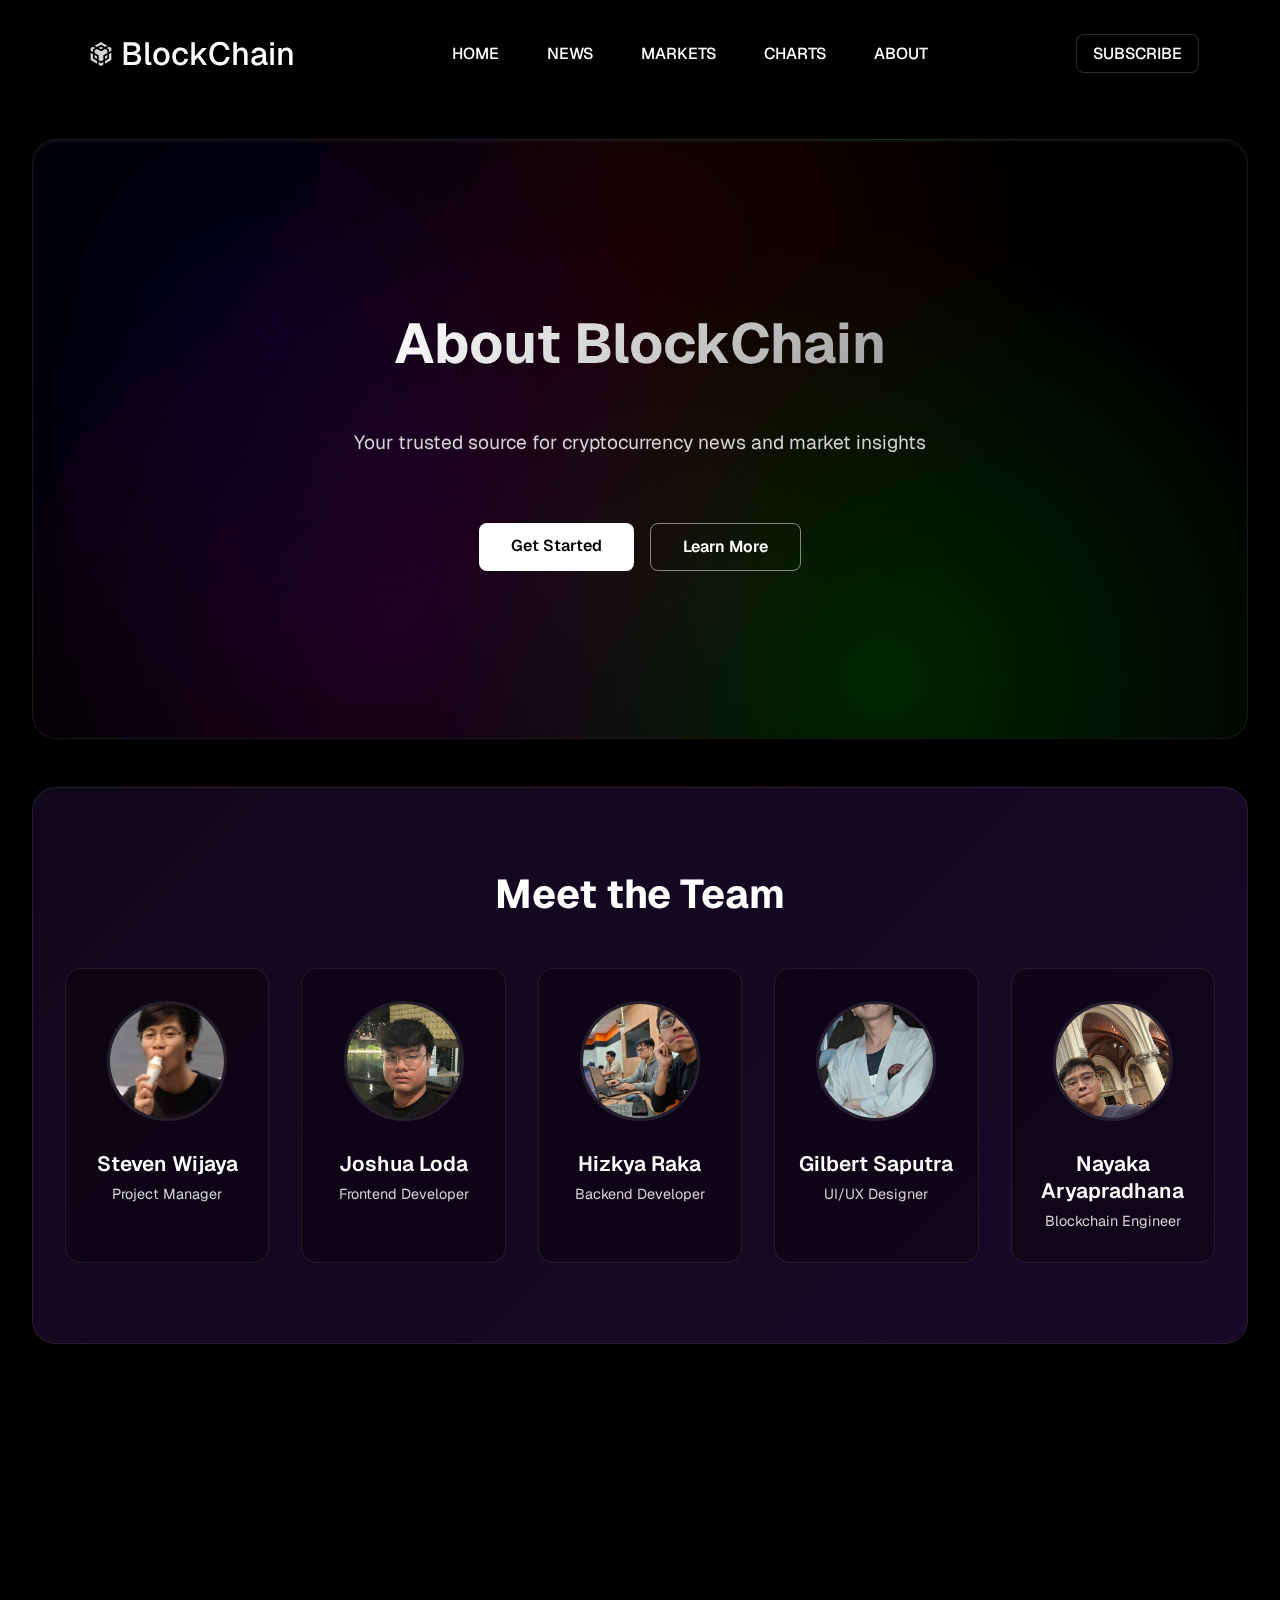
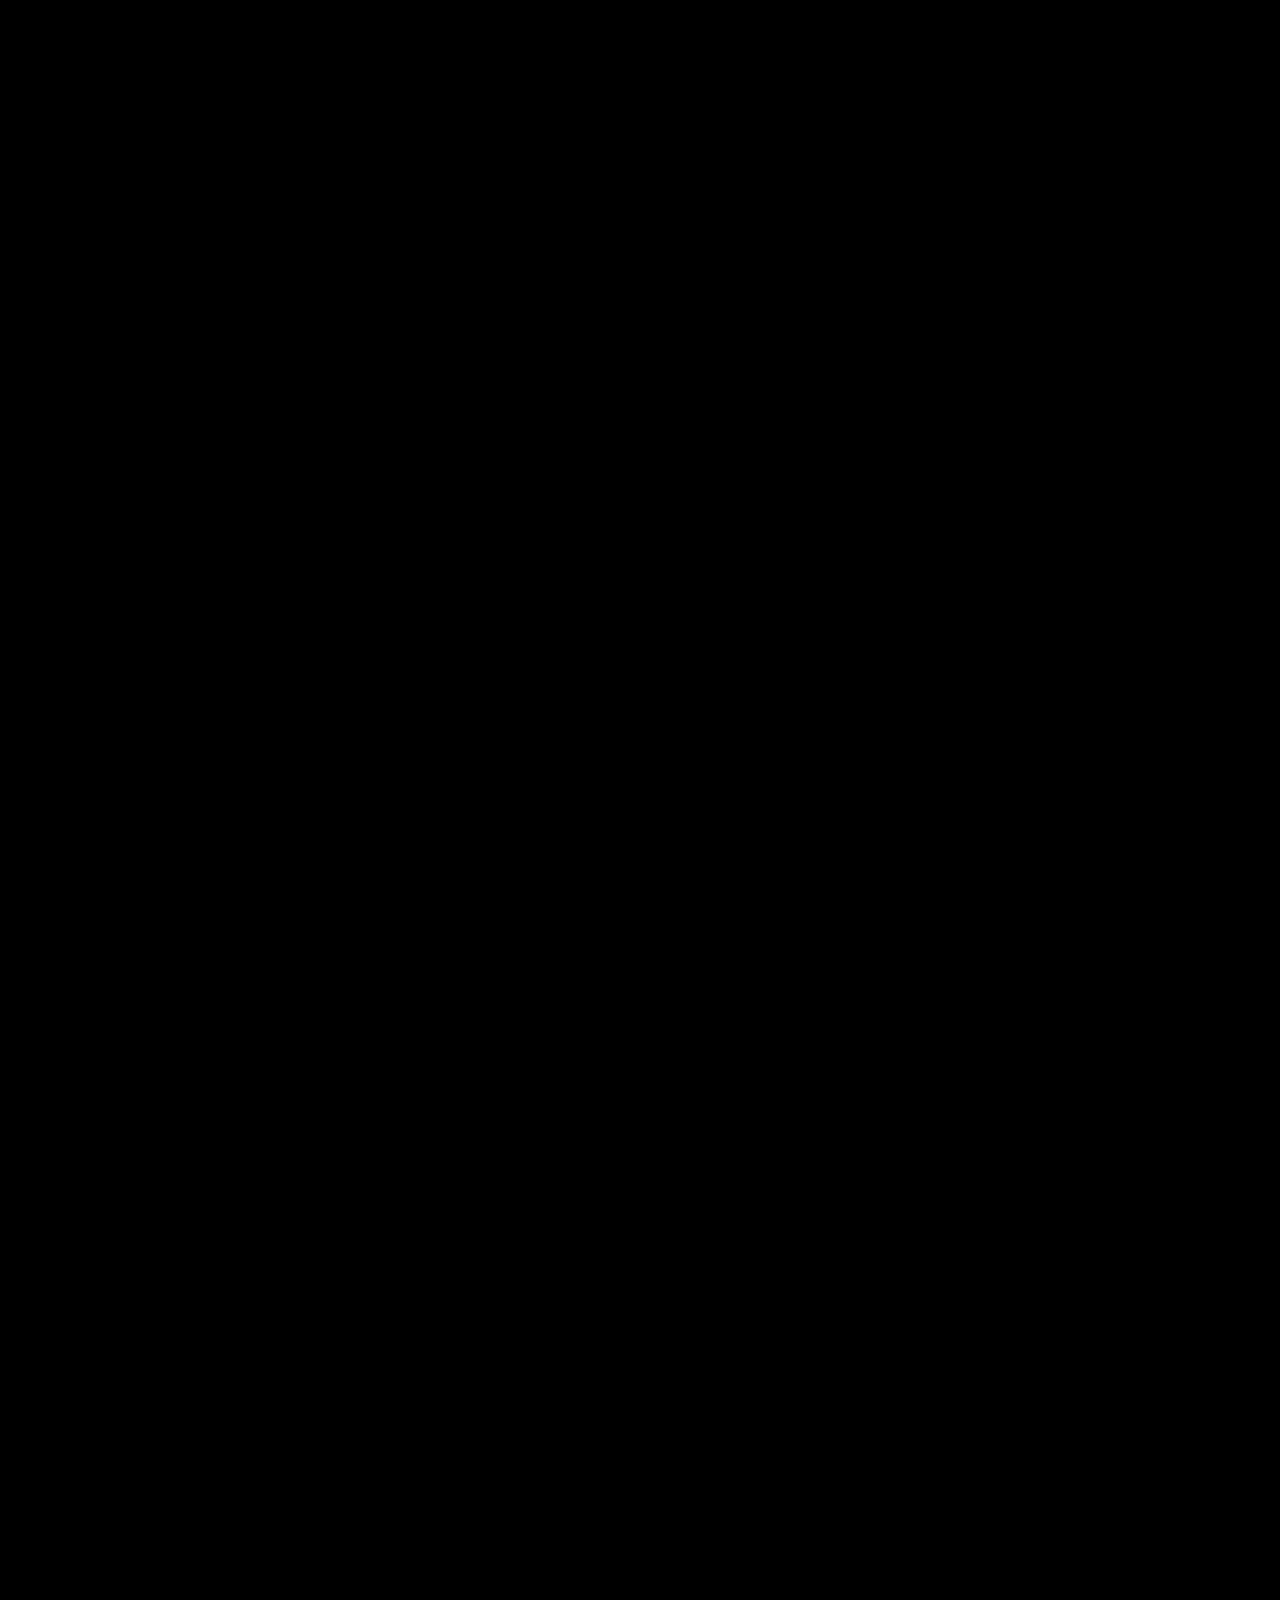
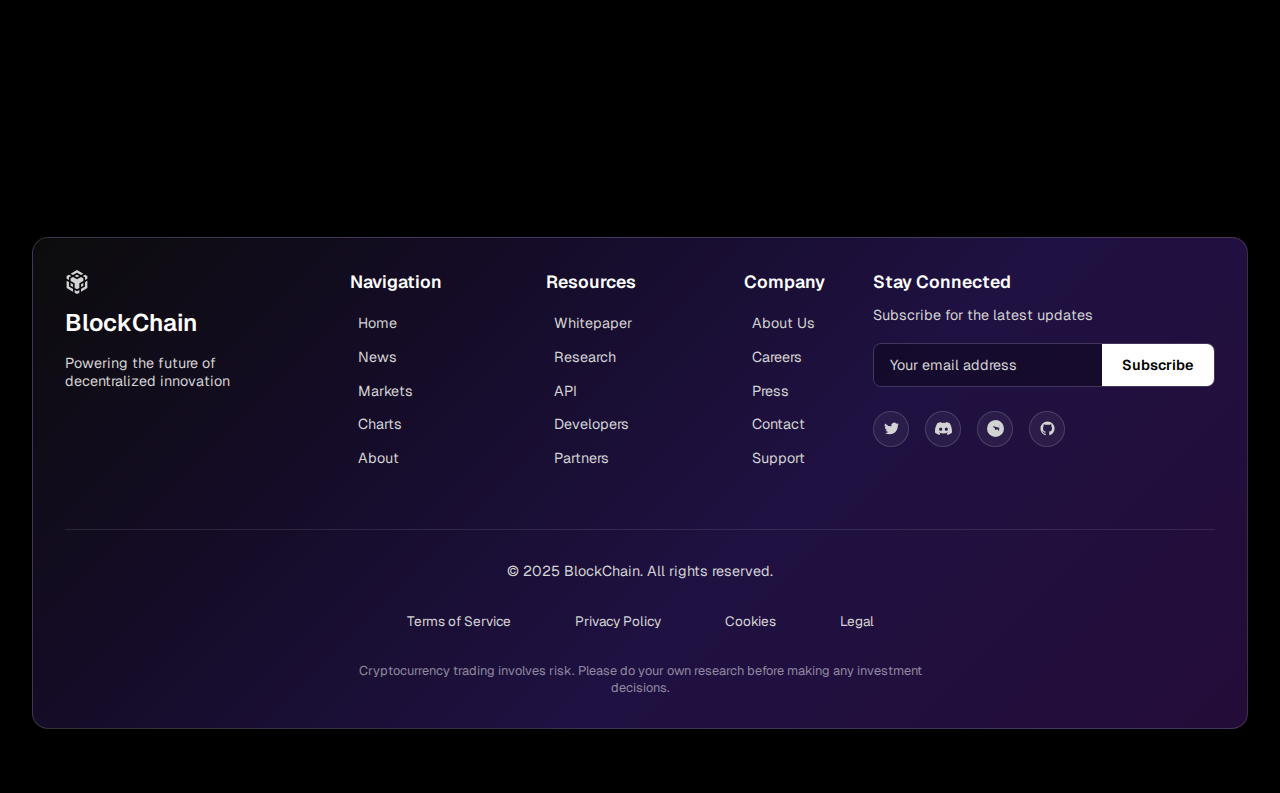
<file: about/about.html>
<!DOCTYPE html>
<html lang="en">
<head>
    <meta charset="UTF-8">
    <meta name="viewport" content="width=device-width, initial-scale=1.0">
    <title>About</title>
    <link rel="stylesheet" href="about.css">
    <link rel="icon"
        href="data:image/svg+xml,%3Csvg xmlns='http://www.w3.org/2000/svg' viewBox='0 0 24 24'%3E%3Cpath fill='%23150c28' d='M12 0a12 12 0 1 0 0 24 12 12 0 0 0 0-24z'/%3E%3Cpath fill='lightgray' d='M5.631 3.676L12.001 0l6.367 3.676l-2.34 1.358L12 2.716L7.972 5.034l-2.34-1.358Zm12.737 4.636l-2.34-1.358L12 9.272L7.972 6.954l-2.34 1.358v2.716l4.026 2.318v4.636L12 19.341l2.341-1.359v-4.636l4.027-2.318zm0 7.352v-2.716l-2.34 1.358v2.716zm1.663.96l-4.027 2.318v2.717l6.368-3.677V10.63l-2.34 1.358v4.636Zm-2.34-10.63l2.34 1.358v2.716l2.341-1.358V5.994l-2.34-1.358zM9.657 19.926v2.716L12 24l2.341-1.358v-2.716l-2.34 1.358l-2.343-1.358ZM5.63 15.664l2.341 1.358v-2.716l-2.34-1.358v2.716Zm4.027-9.67L12 7.352l2.341-1.358l-2.34-1.358l-2.343 1.358Zm-5.69 1.358L6.31 5.994L3.968 4.636l-2.34 1.358V8.71l2.34 1.358zm0 4.636l-2.34-1.358v7.352l6.368 3.677v-2.717l-4.028-2.318z'/%3E%3C/svg%3E"
        type="image/svg+xml" />
    <link rel="stylesheet" href="../style.css">
</head>
<body>
    <header>
        <nav>
            <div class="logo">
                <span class="simple-icons--bnbchain"></span>
                <h1>BlockChain</h1>
            </div>
            <button class="mobile-menu-btn" aria-label="Toggle menu">
                <span class="menu-icon">☰</span>
            </button>
            <div class="nav-links">
                <a href="../">HOME</a>
                <a href="../news/news.html">NEWS</a>
                <a href="../market/market.html">MARKETS</a>
                <a href="../chart/chart.html">CHARTS</a>
                <a href="about.html">ABOUT</a>
            </div>
            <div class="acc-links">
                <a href="../subscribe/subs.html" class="register">SUBSCRIBE</a>
            </div>
        </nav>
    </header>
    <main>
        <div class="container">
            <h1>About BlockChain</h1>
            <p>Your trusted source for cryptocurrency news and market insights</p>
            <div class="buttons">
                <a href="../" class="btn-primary">Get Started</a>
                <a href="about.html" class="btn-secondary">Learn More</a>
            </div>
        </div>

        <section class="team-section">
            <h2>Meet the Team</h2>
            <div class="team-cards">
                <div class="team-member">
                    <img src="../photo/Steven.jpeg" alt="Member 1" />
                    <h3>Steven Wijaya</h3>
                    <p>Project Manager</p>
                </div>
                <div class="team-member">
                    <img src="../photo/Joshua.jpeg" alt="Member 2" />
                    <h3>Joshua Loda</h3>
                    <p>Frontend Developer</p>
                </div>
                <div class="team-member">
                    <img src="../photo/raka.jpg" alt="Member 3" />
                    <h3>Hizkya Raka</h3>
                    <p>Backend Developer</p>
                </div>
                <div class="team-member">
                    <img src="../photo/Gilbert.jpeg" alt="Member 4" />
                    <h3>Gilbert Saputra</h3>
                    <p>UI/UX Designer</p>
                </div>
                <div class="team-member">
                    <img src="../photo/Nayaka.jpeg" alt="Member 5" />
                    <h3>Nayaka Aryapradhana</h3>
                    <p>Blockchain Engineer</p>
                </div>
            </div>
        </section>

        <section class="about-section">
            <h1>Stay Ahead with Blockchain Insights</h1>
            <p>Your premier source for the latest updates in cryptocurrency, in-depth research analysis, advanced
                charting systems, index price updates, and big money inflow/outflow alerts. Our platform empowers
                investors with decision-making insights driven by the latest macroeconomic trends.</p>

            <div class="statistics">
                <div class="stat-item">
                    <h2>500+</h2>
                    <p>Cryptocurrency Updates Daily</p>
                </div>
                <div class="stat-item">
                    <h2>100K+</h2>
                    <p>Investors Trust Our Insights</p>
                </div>
                <div class="stat-item">
                    <h2>1M+</h2>
                    <p>Price Alerts Sent Monthly</p>
                </div>
            </div>
            <br>
            <h2>Empower Your Investment Decisions</h2>
            <p>Access the most reliable insights, tailored for both novice and experienced investors. Stay updated with
                our expert recommendations and make informed decisions based on the latest market trends.</p>

            <div class="feature-cards">
                <div class="feature-card">
                    <h3>Comprehensive News</h3>
                    <p>Stay informed with the latest crypto, blockchain, and financial news.</p>
                </div>
                <div class="feature-card">
                    <h3>Advanced Charting</h3>
                    <p>Visualize market trends and perform in-depth technical analysis.</p>
                </div>
                <div class="feature-card">
                    <h3>Strategic Insights</h3>
                    <p>Receive curated investment recommendations based on macroeconomic analysis.</p>
                </div>
                <div class="feature-card">
                    <h3>Real-time Alerts</h3>
                    <p>Get instant notifications on big money inflows, outflows, and price movements.</p>
                </div>
            </div>

            <a href="#" class="btn-light">Explore More Features</a>
        </section>

        <section class="faq-section">
            <h1>Pertanyaan yang Sering Diajukan</h1>
            <div class="faq-grid">
                <div class="faq-item">
                    <h3>Seberapa aman data saya di Blockchain News?</h3>
                    <p>Data Anda dilindungi dengan enkripsi tingkat lanjut dan langkah-langkah penyimpanan data yang aman, memastikan privasi dan keamanan.</p>
                </div>
                <div class="faq-item">
                    <h3>Jenis berita dan analisis apa yang Anda sediakan?</h3>
                    <p>Kami menawarkan berita cryptocurrency terbaru, analisis penelitian mendalam, pembaruan indeks harga, dan wawasan makroekonomi.</p>
                </div>
                <div class="faq-item">
                    <h3>Bagaimana saya bisa menerima peringatan real-time?</h3>
                    <p>Daftar untuk notifikasi untuk menerima peringatan real-time tentang pergerakan harga, arus masuk/keluar uang besar, dan wawasan strategis.</p>
                </div>
                <div class="faq-item">
                    <h3>Bisakah saya menyesuaikan feed berita saya?</h3>
                    <p>Ya, Anda dapat mempersonalisasi feed berita Anda untuk fokus pada cryptocurrency, pasar, atau topik penelitian yang Anda sukai.</p>
                </div>
                <div class="faq-item">
                    <h3>Apakah Anda menawarkan fitur premium?</h3>
                    <p>Ya, kami menawarkan langganan premium dengan alat pembuatan grafik tingkat lanjut, analisis eksklusif, dan dukungan prioritas.</p>
                </div>
                <div class="faq-item">
                    <h3>Di mana saya bisa meminta bantuan lebih lanjut?</h3>
                    <p>Jika Anda memiliki pertanyaan lebih lanjut, silakan hubungi kami melalui email di support@blockchainnews.com.</p>
                </div>
            </div>
        </section>

    </main>
    <footer>
        <div class="footer-container">
            <div class="footer-top">
                <div class="footer-logo">
                    <span class="simple-icons--bnbchain"></span>
                    <h2>BlockChain</h2>
                    <p>Powering the future of decentralized innovation</p>
                </div>
                <div class="footer-links">
                    <div class="link-column">
                        <h3>Navigation</h3>
                        <ul>
                            <li><a href="../">Home</a></li>
                            <li><a href="../news/news.html">News</a></li>
                            <li><a href="../market/market.html">Markets</a></li>
                            <li><a href="../chart/chart.html">Charts</a></li>
                            <li><a href="../about/about.html">About</a></li>
                        </ul>
                    </div>
                    <div class="link-column">
                        <h3>Resources</h3>
                        <ul>
                            <li><a href="../bitcoin/whitepaper.html">Whitepaper</a></li>
                            <li><a href="../research/research.html">Research</a></li>
                            <li><a href="#">API</a></li>
                            <li><a href="#">Developers</a></li>
                            <li><a href="#">Partners</a></li>
                        </ul>
                    </div>
                    <div class="link-column">
                        <h3>Company</h3>
                        <ul>
                            <li><a href="#">About Us</a></li>
                            <li><a href="#">Careers</a></li>
                            <li><a href="#">Press</a></li>
                            <li><a href="#">Contact</a></li>
                            <li><a href="#">Support</a></li>
                        </ul>
                    </div>
                </div>
                <div class="footer-newsletter">
                    <h3>Stay Connected</h3>
                    <p>Subscribe for the latest updates</p>
                    <div class="footer-form">
                        <input type="email" placeholder="Your email address">
                        <button type="submit">Subscribe</button>
                    </div>
                    <div class="social-icons">
                        <a href="#" class="social-icon twitter"></a>
                        <a href="#" class="social-icon discord"></a>
                        <a href="#" class="social-icon telegram"></a>
                        <a href="#" class="social-icon github"></a>
                    </div>
                </div>
            </div>
            <div class="footer-bottom">
                <div class="copyright">
                    <p>&copy; 2025 BlockChain. All rights reserved.</p>
                </div>
                <div class="legal-links">
                    <a href="#">Terms of Service</a>
                    <a href="#">Privacy Policy</a>
                    <a href="#">Cookies</a>
                    <a href="#">Legal</a>
                </div>
                <div class="disclaimer">
                    <p>Cryptocurrency trading involves risk. Please do your own research before making any investment decisions.</p>
                </div>
            </div>
        </div>
    </footer>
    <script src="../scroll.js"></script>
    <script src="../nav.js"></script>
</body>
</html>
</file>
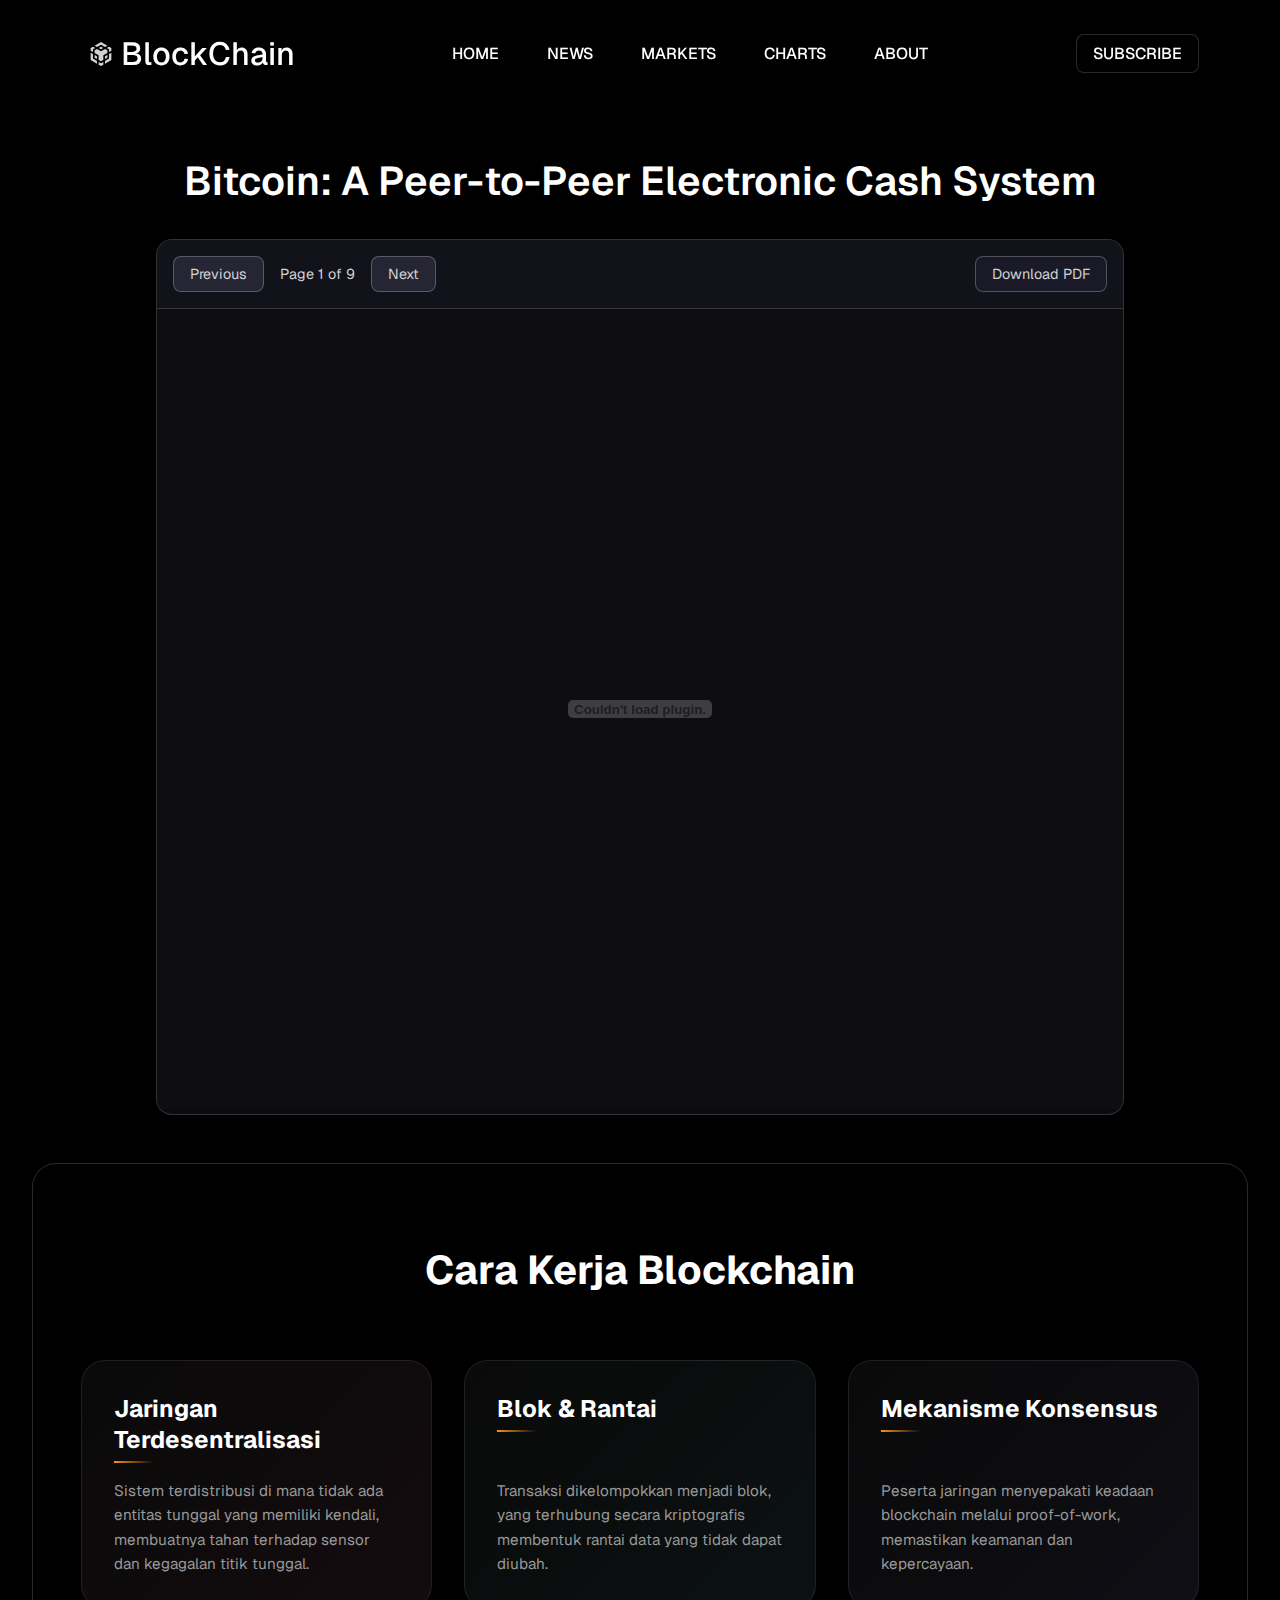
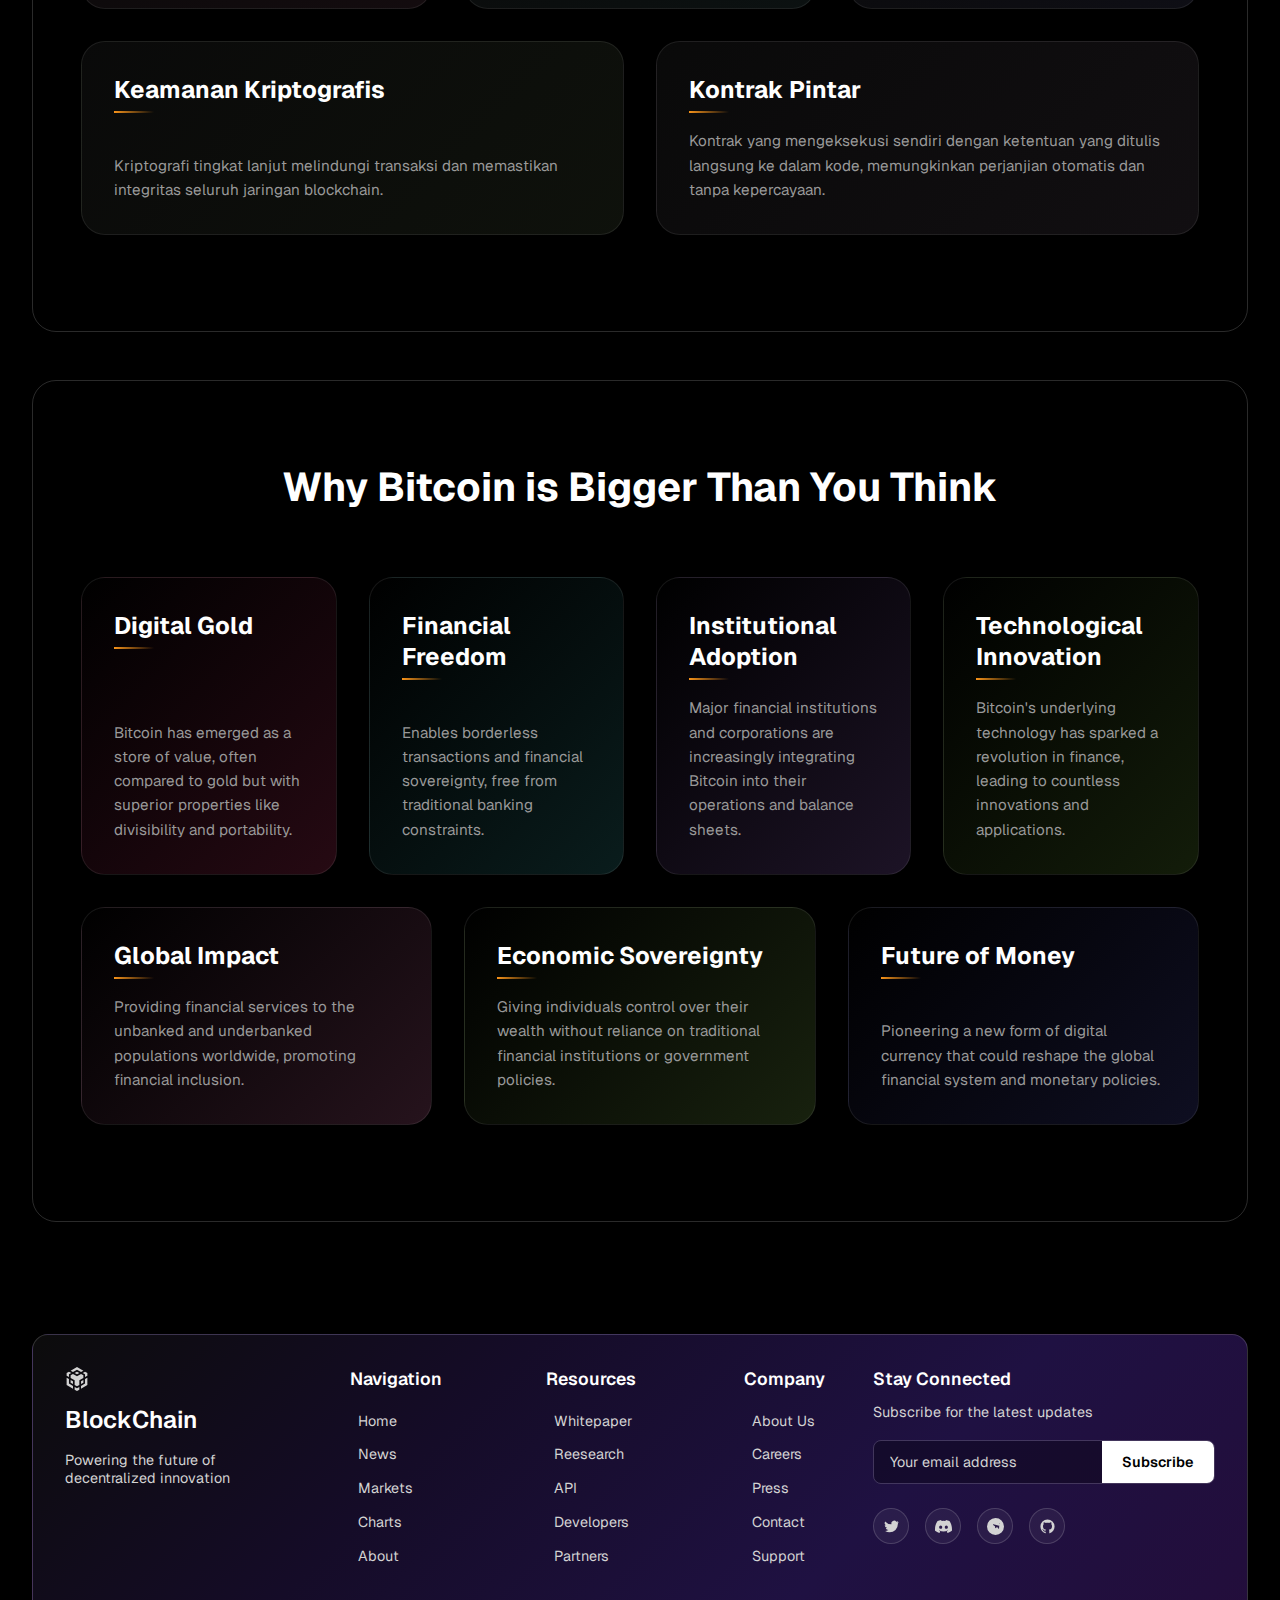
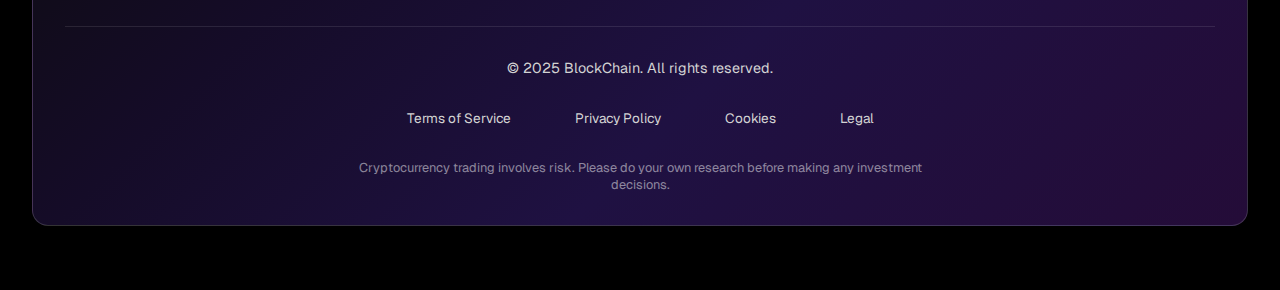
<file: bitcoin/whitepaper.html>
<!DOCTYPE html>
<html lang="en">
<head>
    <meta charset="UTF-8">
    <meta name="viewport" content="width=device-width, initial-scale=1.0">
    <title>Bitcoin Whitepaper</title>
    <link rel="stylesheet" href="whitepaper.css">
    <link rel="icon"
        href="data:image/svg+xml,%3Csvg xmlns='http://www.w3.org/2000/svg' viewBox='0 0 24 24'%3E%3Cpath fill='%23150c28' d='M12 0a12 12 0 1 0 0 24 12 12 0 0 0 0-24z'/%3E%3Cpath fill='lightgray' d='M5.631 3.676L12.001 0l6.367 3.676l-2.34 1.358L12 2.716L7.972 5.034l-2.34-1.358Zm12.737 4.636l-2.34-1.358L12 9.272L7.972 6.954l-2.34 1.358v2.716l4.026 2.318v4.636L12 19.341l2.341-1.359v-4.636l4.027-2.318zm0 7.352v-2.716l-2.34 1.358v2.716zm1.663.96l-4.027 2.318v2.717l6.368-3.677V10.63l-2.34 1.358v4.636Zm-2.34-10.63l2.34 1.358v2.716l2.341-1.358V5.994l-2.34-1.358zM9.657 19.926v2.716L12 24l2.341-1.358v-2.716l-2.34 1.358l-2.343-1.358ZM5.63 15.664l2.341 1.358v-2.716l-2.34-1.358v2.716Zm4.027-9.67L12 7.352l2.341-1.358l-2.34-1.358l-2.343 1.358Zm-5.69 1.358L6.31 5.994L3.968 4.636l-2.34 1.358V8.71l2.34 1.358zm0 4.636l-2.34-1.358v7.352l6.368 3.677v-2.717l-4.028-2.318z'/%3E%3C/svg%3E"
        type="image/svg+xml" />
        <link rel="stylesheet" href="/style.css">
</head>
<body>
    <header>
        <nav>
            <div class="logo">
                <span class="simple-icons--bnbchain"></span>
                <h1>BlockChain</h1>
            </div>
            <div class="nav-links">
                <a href="../index.html">HOME</a>
                <a href="../news/news.html">NEWS</a>
                <a href="../market/market.html">MARKETS</a>
                <a href="../chart/chart.html">CHARTS</a>
                <a href="../about/about.html">ABOUT</a>
            </div>
            <div class="acc-links">
                <a href ="/subscribe/subs.html" class="register">SUBSCRIBE</a>
            </div>
        </nav>
    </header>
    <main>
        <section class="whitepaper-container">
            <h1>Bitcoin: A Peer-to-Peer Electronic Cash System</h1>
            <div class="pdf-viewer">
                <div class="pdf-controls">
                    <button class="pdf-btn" id="prev-page">Previous</button>
                    <span class="page-info">Page <span id="page-num">1</span> of <span id="page-count">9</span></span>
                    <button class="pdf-btn" id="next-page">Next</button>
                    <a href="../assets/bitcoin whitepaper.pdf" download class="pdf-btn download-btn">Download PDF</a>
                </div>
                <embed src="/assets/bitcoin whitepaper.pdf" type="application/pdf" class="pdf-embed" id="pdf-embed">
            </div>
        </section>
        
        <section class="blockchain-explanation">
            <h2>Cara Kerja Blockchain</h2>
            <div class="bento-grid bento-modern">
                <div class="bento-item bento-a">
                    <h3>Jaringan Terdesentralisasi</h3>
                    <p>Sistem terdistribusi di mana tidak ada entitas tunggal yang memiliki kendali, membuatnya tahan terhadap sensor dan kegagalan titik tunggal.</p>
                </div>
                <div class="bento-item bento-b">
                    <h3>Blok & Rantai</h3>
                    <p>Transaksi dikelompokkan menjadi blok, yang terhubung secara kriptografis membentuk rantai data yang tidak dapat diubah.</p>
                </div>
                <div class="bento-item bento-c">
                    <h3>Mekanisme Konsensus</h3>
                    <p>Peserta jaringan menyepakati keadaan blockchain melalui proof-of-work, memastikan keamanan dan kepercayaan.</p>
                </div>
                <div class="bento-item bento-d">
                    <h3>Keamanan Kriptografis</h3>
                    <p>Kriptografi tingkat lanjut melindungi transaksi dan memastikan integritas seluruh jaringan blockchain.</p>
                </div>
                <div class="bento-item bento-e">
                    <h3>Kontrak Pintar</h3>
                    <p>Kontrak yang mengeksekusi sendiri dengan ketentuan yang ditulis langsung ke dalam kode, memungkinkan perjanjian otomatis dan tanpa kepercayaan.</p>
                </div>
            </div>
        </section>

        <section class="bitcoin-significance">
            <h2>Why Bitcoin is Bigger Than You Think</h2>
            <div class="bento-grid">
                <div class="bento-item">
                    <h3>Digital Gold</h3>
                    <p>Bitcoin has emerged as a store of value, often compared to gold but with superior properties like divisibility and portability.</p>
                </div>
                <div class="bento-item">
                    <h3>Financial Freedom</h3>
                    <p>Enables borderless transactions and financial sovereignty, free from traditional banking constraints.</p>
                </div>
                <div class="bento-item">
                    <h3>Institutional Adoption</h3>
                    <p>Major financial institutions and corporations are increasingly integrating Bitcoin into their operations and balance sheets.</p>
                </div>
                <div class="bento-item">
                    <h3>Technological Innovation</h3>
                    <p>Bitcoin's underlying technology has sparked a revolution in finance, leading to countless innovations and applications.</p>
                </div>
                <div class="bento-item">
                    <h3>Global Impact</h3>
                    <p>Providing financial services to the unbanked and underbanked populations worldwide, promoting financial inclusion.</p>
                </div>
                <div class="bento-item">
                    <h3>Economic Sovereignty</h3>
                    <p>Giving individuals control over their wealth without reliance on traditional financial institutions or government policies.</p>
                </div>
                <div class="bento-item">
                    <h3>Future of Money</h3>
                    <p>Pioneering a new form of digital currency that could reshape the global financial system and monetary policies.</p>
                </div>
            </div>
        </section>
    </main>
    <footer>
        <div class="footer-container">
            <div class="footer-top">
                <div class="footer-logo">
                    <span class="simple-icons--bnbchain"></span>
                    <h2>BlockChain</h2>
                    <p>Powering the future of decentralized innovation</p>
                </div>
                <div class="footer-links">
                    <div class="link-column">
                        <h3>Navigation</h3>
                        <ul>
                            <li><a href="#">Home</a></li>
                            <li><a href="#">News</a></li>
                            <li><a href="#">Markets</a></li>
                            <li><a href="#">Charts</a></li>
                            <li><a href="#">About</a></li>
                        </ul>
                    </div>
                    <div class="link-column">
                        <h3>Resources</h3>
                        <ul>
                            <li><a href="#">Whitepaper</a></li>
                            <li><a href="#">Reesearch</a></li>
                            <li><a href="#">API</a></li>
                            <li><a href="#">Developers</a></li>
                            <li><a href="#">Partners</a></li>
                        </ul>
                    </div>
                    <div class="link-column">
                        <h3>Company</h3>
                        <ul>
                            <li><a href="#">About Us</a></li>
                            <li><a href="#">Careers</a></li>
                            <li><a href="#">Press</a></li>
                            <li><a href="#">Contact</a></li>
                            <li><a href="#">Support</a></li>
                        </ul>
                    </div>
                </div>
                <div class="footer-newsletter">
                    <h3>Stay Connected</h3>
                    <p>Subscribe for the latest updates</p>
                    <div class="footer-form">
                        <input type="email" placeholder="Your email address">
                        <button type="submit">Subscribe</button>
                    </div>
                    <div class="social-icons">
                        <a href="#" class="social-icon twitter"></a>
                        <a href="#" class="social-icon discord"></a>
                        <a href="#" class="social-icon telegram"></a>
                        <a href="#" class="social-icon github"></a>
                    </div>
                </div>
            </div>
            <div class="footer-bottom">
                <div class="copyright">
                    <p>&copy; 2025 BlockChain. All rights reserved.</p>
                </div>
                <div class="legal-links">
                    <a href="#">Terms of Service</a>
                    <a href="#">Privacy Policy</a>
                    <a href="#">Cookies</a>
                    <a href="#">Legal</a>
                </div>
                <div class="disclaimer">
                    <p>Cryptocurrency trading involves risk. Please do your own research before making any investment decisions.</p>
                </div>
            </div>
        </div>
    </footer>
    <script src="/nav.js"></script>
</body>
</html>
</file>
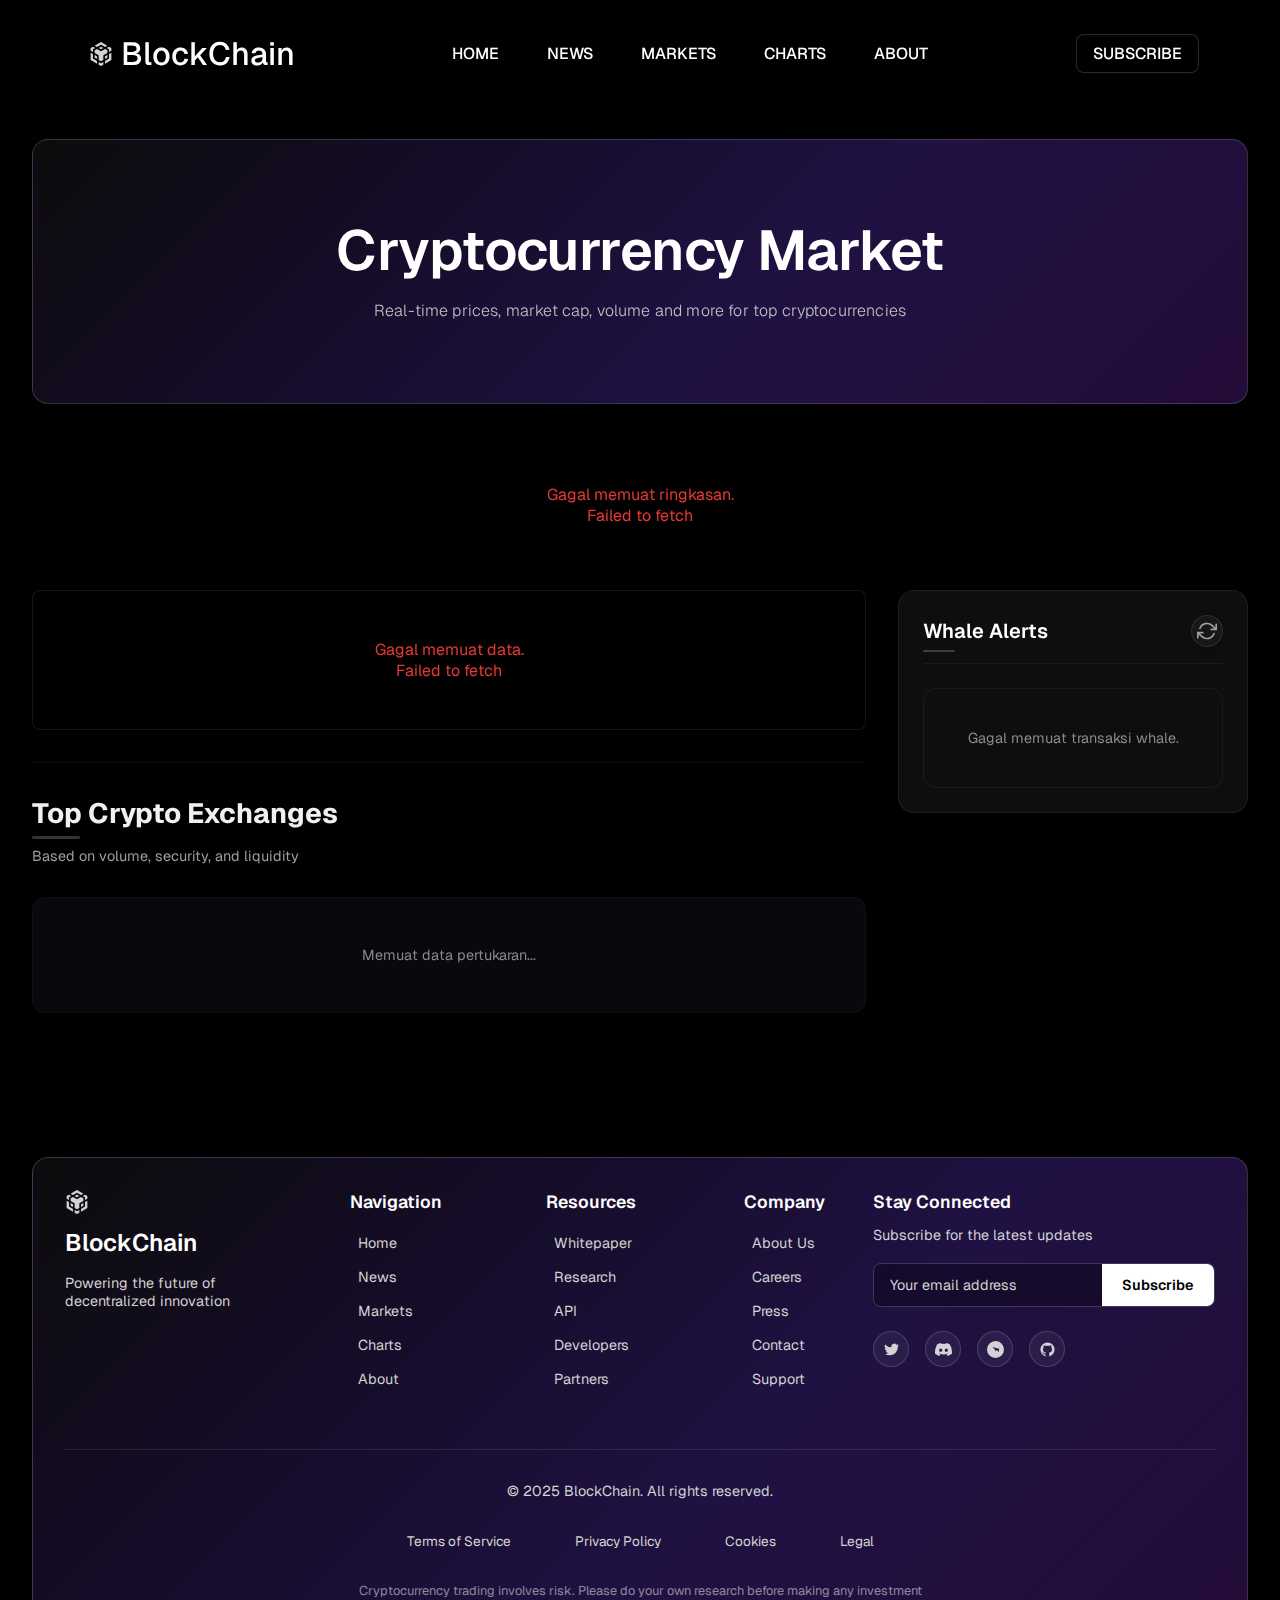
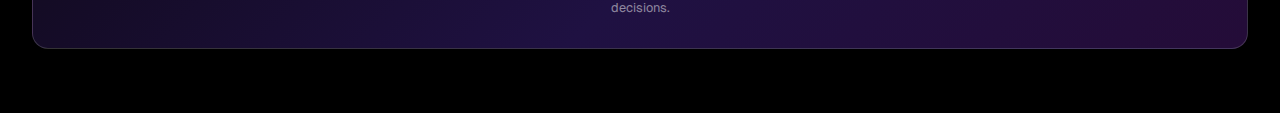
<file: market/market.html>
<!DOCTYPE html>
<html lang="en">
<head>
    <meta charset="UTF-8">
    <meta name="viewport" content="width=device-width, initial-scale=1.0">
    <title>Market</title>
    <link rel="stylesheet" href="market.css" />
    <link rel="icon"
        href="data:image/svg+xml,%3Csvg xmlns='http://www.w3.org/2000/svg' viewBox='0 0 24 24'%3E%3Cpath fill='%23150c28' d='M12 0a12 12 0 1 0 0 24 12 12 0 0 0 0-24z'/%3E%3Cpath fill='lightgray' d='M5.631 3.676L12.001 0l6.367 3.676l-2.34 1.358L12 2.716L7.972 5.034l-2.34-1.358Zm12.737 4.636l-2.34-1.358L12 9.272L7.972 6.954l-2.34 1.358v2.716l4.026 2.318v4.636L12 19.341l2.341-1.359v-4.636l4.027-2.318zm0 7.352v-2.716l-2.34 1.358v2.716zm1.663.96l-4.027 2.318v2.717l6.368-3.677V10.63l-2.34 1.358v4.636Zm-2.34-10.63l2.34 1.358v2.716l2.341-1.358V5.994l-2.34-1.358zM9.657 19.926v2.716L12 24l2.341-1.358v-2.716l-2.34 1.358l-2.343-1.358ZM5.63 15.664l2.341 1.358v-2.716l-2.34-1.358v2.716Zm4.027-9.67L12 7.352l2.341-1.358l-2.34-1.358l-2.343 1.358Zm-5.69 1.358L6.31 5.994L3.968 4.636l-2.34 1.358V8.71l2.34 1.358zm0 4.636l-2.34-1.358v7.352l6.368 3.677v-2.717l-4.028-2.318z'/%3E%3C/svg%3E"
        type="image/svg+xml" />
        <link rel="stylesheet" href="../style.css">
</head>
<body>
    <header>
        <nav>
            <div class="logo">
                <span class="simple-icons--bnbchain"></span>
                <h1>BlockChain</h1>
            </div>
            <button class="mobile-menu-btn" aria-label="Toggle menu">
                <span class="menu-icon">☰</span>
            </button>
            <div class="nav-links">
                <a href="../index.html">HOME</a>
                <a href="news/news.html">NEWS</a>
                <a href="market/market.html">MARKETS</a>
                <a href="chart/chart.html">CHARTS</a>
                <a href="about/about.html">ABOUT</a>
            </div>
            <div class="acc-links">
                <a href="subscribe/subs.html" class="register">SUBSCRIBE</a>
            </div>
        </nav>
    </header>
    <main>
        <section class="chart-hero">
            <h1>Cryptocurrency Market</h1>
            <p>Real-time prices, market cap, volume and more for top cryptocurrencies</p>
        </section>
        <section id="market-table-section">
            <div id="market-summary" class="market-summary"></div>
            <div class="market-content-wrapper">
                <div class="main-column">
                    <div id="market-table-container" class="market-table-container"></div>
                    
                    <div class="exchanges-section">
                        <div class="section-header">
                            <h2>Top Crypto Exchanges</h2>
                            <div class="header-note">Based on volume, security, and liquidity</div>
                        </div>
                        <div class="exchanges-grid" id="exchanges-grid">
                            <div class="exchange-card-loading">Loading exchange data...</div>
                        </div>
                    </div>
                </div>
                
                <div class="side-column">
                    <div id="whale-alerts-container" class="whale-alerts-container">
                        <div class="whale-alerts-header">
                            <h2>Whale Alerts</h2>
                            <div class="whale-alerts-refresh">
                                <button id="refresh-whale-alerts" class="refresh-button" aria-label="Refresh whale alerts">
                                    <svg xmlns="http://www.w3.org/2000/svg" viewBox="0 0 24 24" width="20" height="20" fill="none" stroke="currentColor" stroke-width="2" stroke-linecap="round" stroke-linejoin="round">
                                        <path d="M23 4v6h-6"></path>
                                        <path d="M1 20v-6h6"></path>
                                        <path d="M3.51 9a9 9 0 0 1 14.85-3.36L23 10"></path>
                                        <path d="M1 14l4.64 4.36A9 9 0 0 0 20.49 15"></path>
                                    </svg>
                                </button>
                            </div>
                        </div>
                        <div id="whale-alerts-list" class="whale-alerts-list">
                            <div class="whale-alert-loading">Loading whale transactions...</div>
                        </div>
                    </div>
                </div>
            </div>
        </section>
    </main>
    <footer>
        <div class="footer-container">
            <div class="footer-top">
                <div class="footer-logo">
                    <span class="simple-icons--bnbchain"></span>
                    <h2>BlockChain</h2>
                    <p>Powering the future of decentralized innovation</p>
                </div>
                <div class="footer-links">
                    <div class="link-column">
                        <h3>Navigation</h3>
                        <ul>
                            <li><a href="#">Home</a></li>
                            <li><a href="#">News</a></li>
                            <li><a href="#">Markets</a></li>
                            <li><a href="#">Charts</a></li>
                            <li><a href="#">About</a></li>
                        </ul>
                    </div>
                    <div class="link-column">
                        <h3>Resources</h3>
                        <ul>
                            <li><a href="#">Whitepaper</a></li>
                            <li><a href="#">Research</a></li>
                            <li><a href="#">API</a></li>
                            <li><a href="#">Developers</a></li>
                            <li><a href="#">Partners</a></li>
                        </ul>
                    </div>
                    <div class="link-column">
                        <h3>Company</h3>
                        <ul>
                            <li><a href="#">About Us</a></li>
                            <li><a href="#">Careers</a></li>
                            <li><a href="#">Press</a></li>
                            <li><a href="#">Contact</a></li>
                            <li><a href="#">Support</a></li>
                        </ul>
                    </div>
                </div>
                <div class="footer-newsletter">
                    <h3>Stay Connected</h3>
                    <p>Subscribe for the latest updates</p>
                    <div class="footer-form">
                        <input type="email" placeholder="Your email address">
                        <button type="submit">Subscribe</button>
                    </div>
                    <div class="social-icons">
                        <a href="#" class="social-icon twitter"></a>
                        <a href="#" class="social-icon discord"></a>
                        <a href="#" class="social-icon telegram"></a>
                        <a href="#" class="social-icon github"></a>
                    </div>
                </div>
            </div>
            <div class="footer-bottom">
                <div class="copyright">
                    <p>&copy; 2025 BlockChain. All rights reserved.</p>
                </div>
                <div class="legal-links">
                    <a href="#">Terms of Service</a>
                    <a href="#">Privacy Policy</a>
                    <a href="#">Cookies</a>
                    <a href="#">Legal</a>
                </div>
                <div class="disclaimer">
                    <p>Cryptocurrency trading involves risk. Please do your own research before making any investment decisions.</p>
                </div>
            </div>
        </div>
    </footer>
    <script src="market.js"></script>
    <script src="../scroll.js"></script>
    <script src="../nav.js"></script>
</body>
</html>
</file>
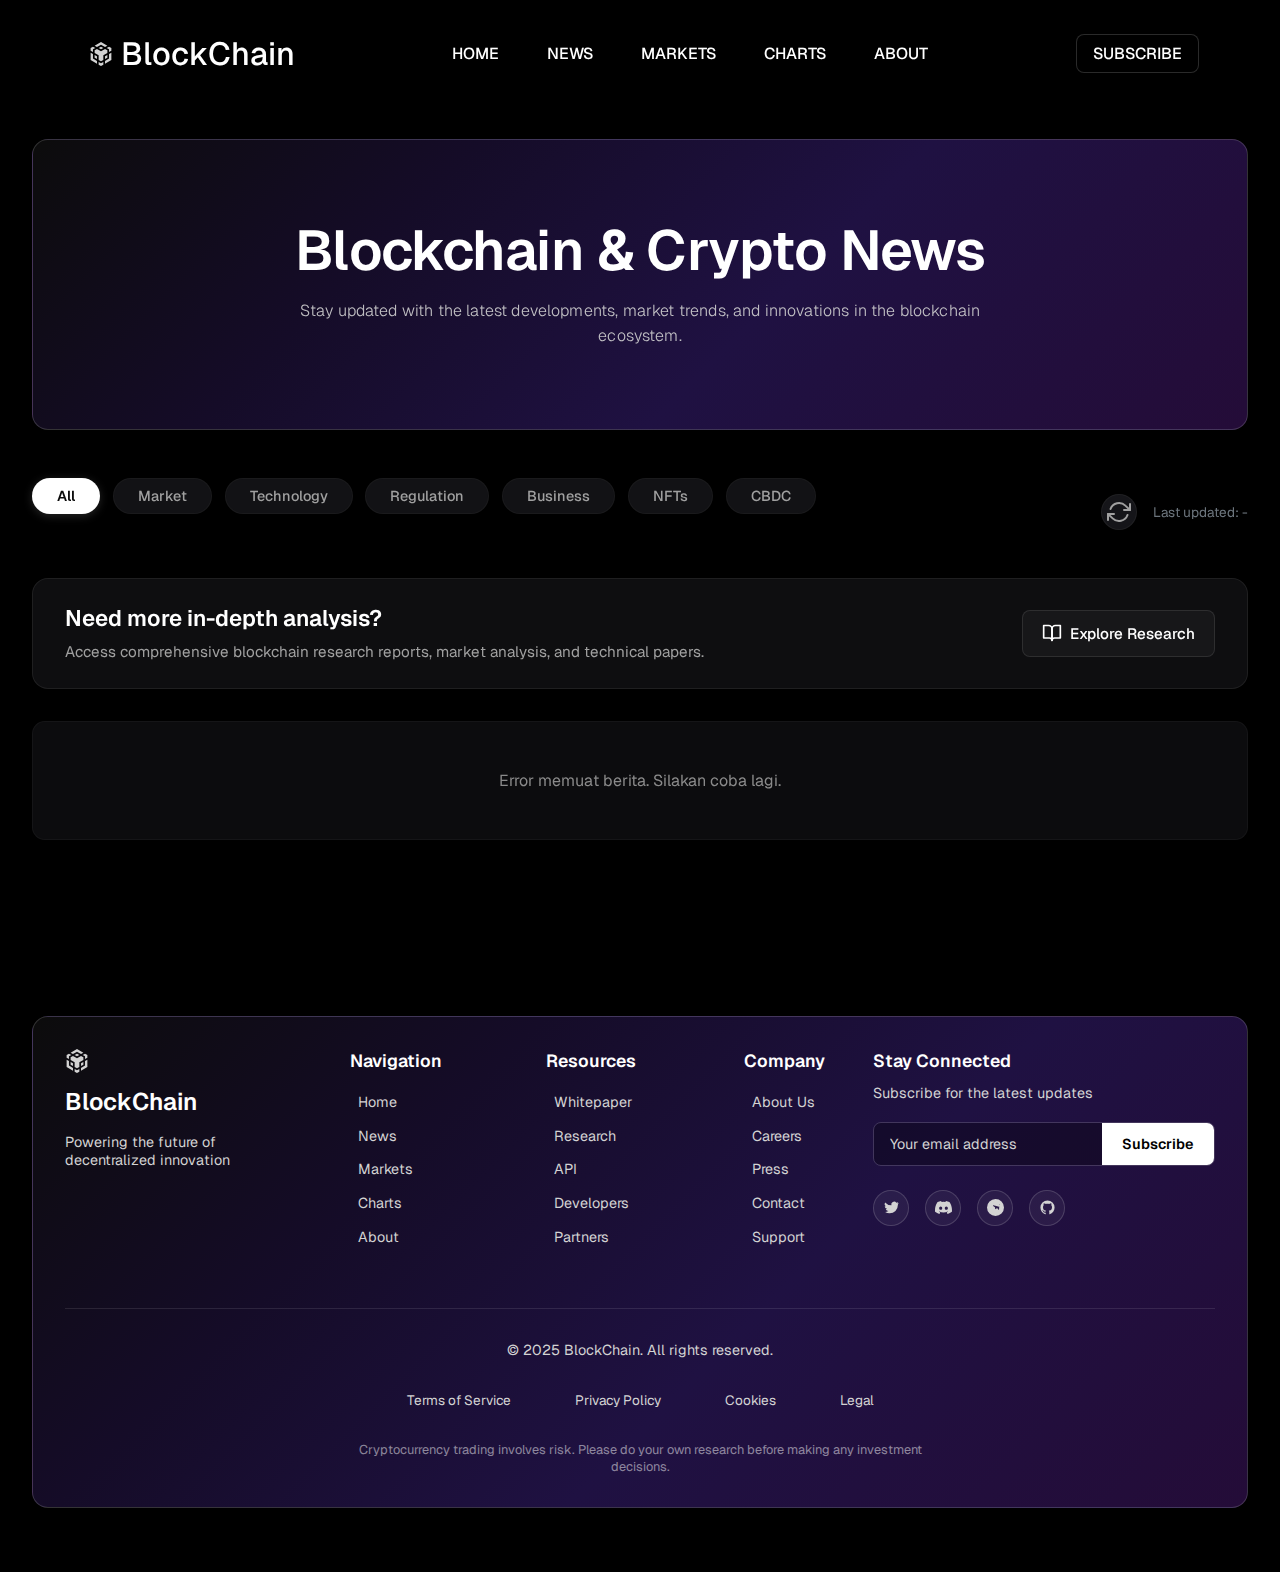
<file: news/news.html>
<!DOCTYPE html>
<html lang="en">
<head>
    <meta charset="UTF-8">
    <meta name="viewport" content="width=device-width, initial-scale=1.0">
    <title>News</title>
    <link rel="stylesheet" href="news.css" />
    <link rel="icon"
        href="data:image/svg+xml,%3Csvg xmlns='http://www.w3.org/2000/svg' viewBox='0 0 24 24'%3E%3Cpath fill='%23150c28' d='M12 0a12 12 0 1 0 0 24 12 12 0 0 0 0-24z'/%3E%3Cpath fill='lightgray' d='M5.631 3.676L12.001 0l6.367 3.676l-2.34 1.358L12 2.716L7.972 5.034l-2.34-1.358Zm12.737 4.636l-2.34-1.358L12 9.272L7.972 6.954l-2.34 1.358v2.716l4.026 2.318v4.636L12 19.341l2.341-1.359v-4.636l4.027-2.318zm0 7.352v-2.716l-2.34 1.358v2.716zm1.663.96l-4.027 2.318v2.717l6.368-3.677V10.63l-2.34 1.358v4.636Zm-2.34-10.63l2.34 1.358v2.716l2.341-1.358V5.994l-2.34-1.358zM9.657 19.926v2.716L12 24l2.341-1.358v-2.716l-2.34 1.358l-2.343-1.358ZM5.63 15.664l2.341 1.358v-2.716l-2.34-1.358v2.716Zm4.027-9.67L12 7.352l2.341-1.358l-2.34-1.358l-2.343 1.358Zm-5.69 1.358L6.31 5.994L3.968 4.636l-2.34 1.358V8.71l2.34 1.358zm0 4.636l-2.34-1.358v7.352l6.368 3.677v-2.717l-4.028-2.318z'/%3E%3C/svg%3E"
        type="image/svg+xml" />
        <link rel="stylesheet" href="/style.css">
        
</head>
<body>
    <header>
        <nav>
            <div class="logo">
                <span class="simple-icons--bnbchain"></span>
                <h1>BlockChain</h1>
            </div>
            <button class="mobile-menu-btn" aria-label="Toggle menu">
                <span class="menu-icon">☰</span>
            </button>
            <div class="nav-links">
                <a href="/index.html">HOME</a>
                <a href="/news/news.html">NEWS</a>
                <a href="/market/market.html">MARKETS</a>
                <a href="/chart/chart.html">CHARTS</a>
                <a href="/about/about.html">ABOUT</a>
            </div>
            <div class="acc-links">
                <a href="/subscribe/subs.html" class="register">SUBSCRIBE</a>
            </div>
        </nav>
    </header>
    <main>
        <section class="chart-hero">
            <h1>Blockchain & Crypto News</h1>
            <p>Stay updated with the latest developments, market trends, and innovations in the blockchain ecosystem.</p>
        </section>
        <section>
            <div class="news-controls">
                <div class="news-tabs">
                    <button class="news-tab active" data-category="All">All</button>
                    <button class="news-tab" data-category="Market">Market</button>
                    <button class="news-tab" data-category="Technology">Technology</button>
                    <button class="news-tab" data-category="Regulation">Regulation</button>
                    <button class="news-tab" data-category="Business">Business</button>
                    <button class="news-tab" data-category="NFTs">NFTs</button>
                    <button class="news-tab" data-category="CBDC">CBDC</button>
                </div>
                <div class="news-refresh">
                    <button id="refresh-button" class="refresh-button" aria-label="Refresh news">
                        <svg xmlns="http://www.w3.org/2000/svg" viewBox="0 0 24 24" width="24" height="24" fill="none" stroke="currentColor" stroke-width="2" stroke-linecap="round" stroke-linejoin="round">
                            <path d="M23 4v6h-6"></path>
                            <path d="M1 20v-6h6"></path>
                            <path d="M3.51 9a9 9 0 0 1 14.85-3.36L23 10"></path>
                            <path d="M1 14l4.64 4.36A9 9 0 0 0 20.49 15"></path>
                        </svg>
                    </button>
                    <span class="last-updated">Last updated: <span id="last-updated-time">-</span></span>
                </div>
            </div>
            <div class="research-section">
                <div class="research-info">
                    <h2>Need more in-depth analysis?</h2>
                    <p>Access comprehensive blockchain research reports, market analysis, and technical papers.</p>
                </div>
                <a href="/research/research.html" class="research-button">
                    <svg xmlns="http://www.w3.org/2000/svg" width="20" height="20" viewBox="0 0 24 24" fill="none" stroke="currentColor" stroke-width="2" stroke-linecap="round" stroke-linejoin="round">
                        <path d="M2 3h6a4 4 0 0 1 4 4v14a3 3 0 0 0-3-3H2z"></path>
                        <path d="M22 3h-6a4 4 0 0 0-4 4v14a3 3 0 0 1 3-3h7z"></path>
                    </svg>
                    Explore Research
                </a>
            </div>
            <div id="news-cards-container" class="news-cards-grid"></div>
        </section>
    </main>
    <footer>
        <div class="footer-container">
            <div class="footer-top">
                <div class="footer-logo">
                    <span class="simple-icons--bnbchain"></span>
                    <h2>BlockChain</h2>
                    <p>Powering the future of decentralized innovation</p>
                </div>
                <div class="footer-links">
                    <div class="link-column">
                        <h3>Navigation</h3>
                        <ul>
                            <li><a href="#">Home</a></li>
                            <li><a href="#">News</a></li>
                            <li><a href="#">Markets</a></li>
                            <li><a href="#">Charts</a></li>
                            <li><a href="#">About</a></li>
                        </ul>
                    </div>
                    <div class="link-column">
                        <h3>Resources</h3>
                        <ul>
                            <li><a href="#">Whitepaper</a></li>
                            <li><a href="#">Research</a></li>
                            <li><a href="#">API</a></li>
                            <li><a href="#">Developers</a></li>
                            <li><a href="#">Partners</a></li>
                        </ul>
                    </div>
                    <div class="link-column">
                        <h3>Company</h3>
                        <ul>
                            <li><a href="#">About Us</a></li>
                            <li><a href="#">Careers</a></li>
                            <li><a href="#">Press</a></li>
                            <li><a href="#">Contact</a></li>
                            <li><a href="#">Support</a></li>
                        </ul>
                    </div>
                </div>
                <div class="footer-newsletter">
                    <h3>Stay Connected</h3>
                    <p>Subscribe for the latest updates</p>
                    <div class="footer-form">
                        <input type="email" placeholder="Your email address">
                        <button type="submit">Subscribe</button>
                    </div>
                    <div class="social-icons">
                        <a href="#" class="social-icon twitter"></a>
                        <a href="#" class="social-icon discord"></a>
                        <a href="#" class="social-icon telegram"></a>
                        <a href="#" class="social-icon github"></a>
                    </div>
                </div>
            </div>
            <div class="footer-bottom">
                <div class="copyright">
                    <p>&copy; 2025 BlockChain. All rights reserved.</p>
                </div>
                <div class="legal-links">
                    <a href="#">Terms of Service</a>
                    <a href="#">Privacy Policy</a>
                    <a href="#">Cookies</a>
                    <a href="#">Legal</a>
                </div>
                <div class="disclaimer">
                    <p>Cryptocurrency trading involves risk. Please do your own research before making any investment decisions.</p>
                </div>
            </div>
        </div>
    </footer>
    <script src="/scroll.js"></script>
    <script src="/news/news.js"></script>
    <script src="/nav.js"></script>
</body>
</html>
</file>
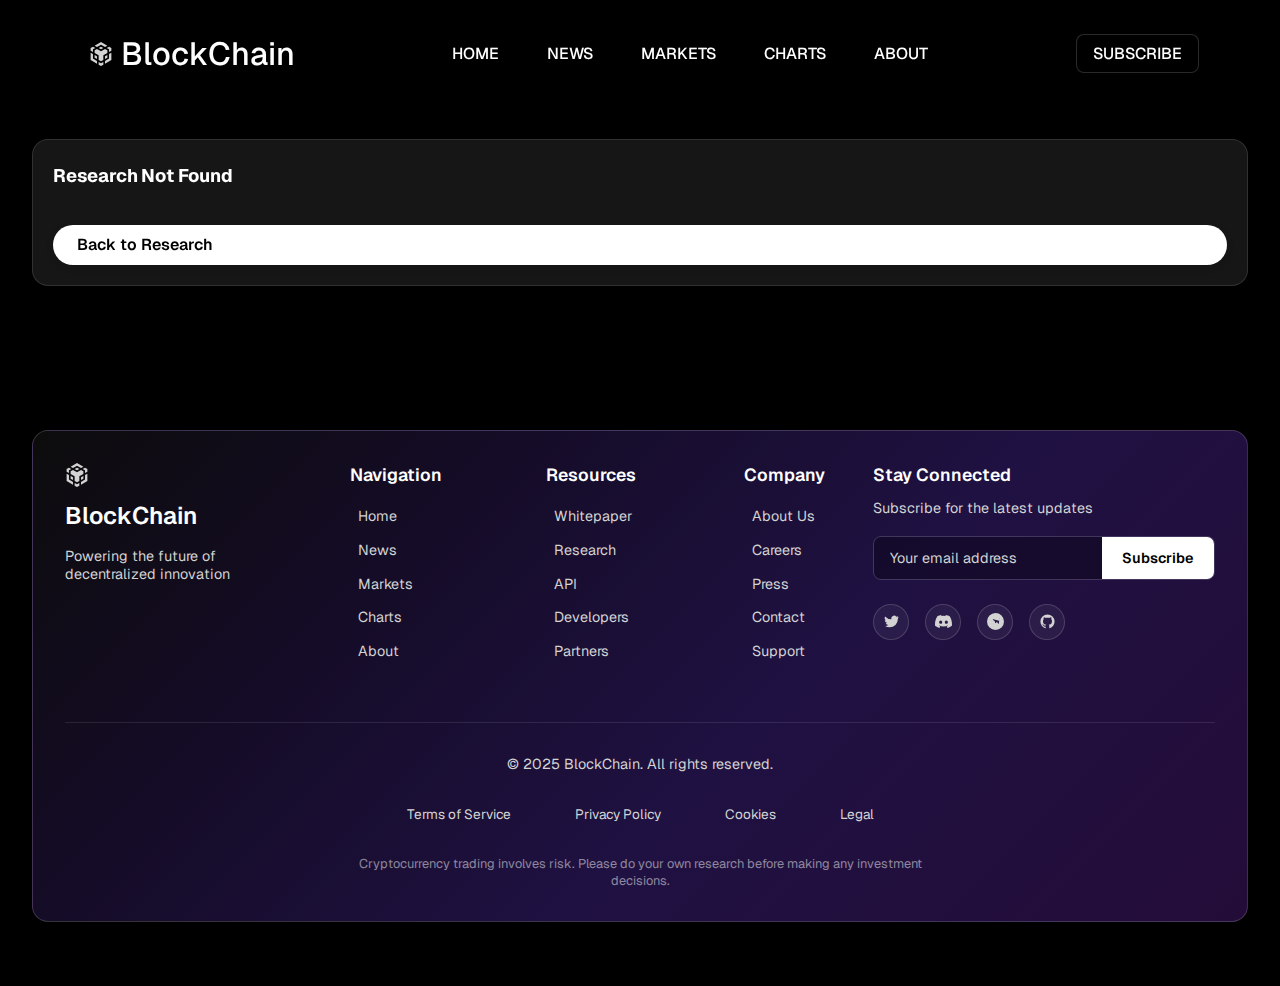
<file: research/researchDetail.html>
<!DOCTYPE html>
<html lang="en">
<head>
    <meta charset="UTF-8">
    <meta name="viewport" content="width=device-width, initial-scale=1.0">
    <title>Research Detail</title>
    <link rel="stylesheet" href="research.css" />
    <link rel="icon"
        href="data:image/svg+xml,%3Csvg xmlns='http://www.w3.org/2000/svg' viewBox='0 0 24 24'%3E%3Cpath fill='%23150c28' d='M12 0a12 12 0 1 0 0 24 12 12 0 0 0 0-24z'/%3E%3Cpath fill='lightgray' d='M5.631 3.676L12.001 0l6.367 3.676l-2.34 1.358L12 2.716L7.972 5.034l-2.34-1.358Zm12.737 4.636l-2.34-1.358L12 9.272L7.972 6.954l-2.34 1.358v2.716l4.026 2.318v4.636L12 19.341l2.341-1.359v-4.636l4.027-2.318zm0 7.352v-2.716l-2.34 1.358v2.716zm1.663.96l-4.027 2.318v2.717l6.368-3.677V10.63l-2.34 1.358v4.636Zm-2.34-10.63l2.34 1.358v2.716l2.341-1.358V5.994l-2.34-1.358zM9.657 19.926v2.716L12 24l2.341-1.358v-2.716l-2.34 1.358l-2.343-1.358ZM5.63 15.664l2.341 1.358v-2.716l-2.34-1.358v2.716Zm4.027-9.67L12 7.352l2.341-1.358l-2.34-1.358l-2.343 1.358Zm-5.69 1.358L6.31 5.994L3.968 4.636l-2.34 1.358V8.71l2.34 1.358zm0 4.636l-2.34-1.358v7.352l6.368 3.677v-2.717l-4.028-2.318z'/%3E%3C/svg%3E"
        type="image/svg+xml" />
    <link rel="stylesheet" href="/market/market.css">
    <link rel="stylesheet" href="/style.css">
</head>
<body>
    <header>
        <nav>
            <div class="logo">
                <span class="simple-icons--bnbchain"></span>
                <h1>BlockChain</h1>
            </div>
            <div class="nav-links">
                <a href="/index.html">HOME</a>
                <a href="/news/news.html">NEWS</a>
                <a href="/market/market.html">MARKETS</a>
                <a href="/chart/chart.html">CHARTS</a>
                <a href="/about/about.html">ABOUT</a>
            </div>
            <div class="acc-links">
                <a href ="/subscribe/subs.html" class="register">SUBSCRIBE</a>
            </div>
        </nav>
    </header>
    <main>
        <section>
            <div class="research-detail-container">
                
            </div>
        </section>
    </main>
    <footer>
        <div class="footer-container">
            <div class="footer-top">
                <div class="footer-logo">
                    <span class="simple-icons--bnbchain"></span>
                    <h2>BlockChain</h2>
                    <p>Powering the future of decentralized innovation</p>
                </div>
                <div class="footer-links">
                    <div class="link-column">
                        <h3>Navigation</h3>
                        <ul>
                            <li><a href="#">Home</a></li>
                            <li><a href="#">News</a></li>
                            <li><a href="#">Markets</a></li>
                            <li><a href="#">Charts</a></li>
                            <li><a href="#">About</a></li>
                        </ul>
                    </div>
                    <div class="link-column">
                        <h3>Resources</h3>
                        <ul>
                            <li><a href="#">Whitepaper</a></li>
                            <li><a href="#">Research</a></li>
                            <li><a href="#">API</a></li>
                            <li><a href="#">Developers</a></li>
                            <li><a href="#">Partners</a></li>
                        </ul>
                    </div>
                    <div class="link-column">
                        <h3>Company</h3>
                        <ul>
                            <li><a href="#">About Us</a></li>
                            <li><a href="#">Careers</a></li>
                            <li><a href="#">Press</a></li>
                            <li><a href="#">Contact</a></li>
                            <li><a href="#">Support</a></li>
                        </ul>
                    </div>
                </div>
                <div class="footer-newsletter">
                    <h3>Stay Connected</h3>
                    <p>Subscribe for the latest updates</p>
                    <div class="footer-form">
                        <input type="email" placeholder="Your email address">
                        <button type="submit">Subscribe</button>
                    </div>
                    <div class="social-icons">
                        <a href="#" class="social-icon twitter"></a>
                        <a href="#" class="social-icon discord"></a>
                        <a href="#" class="social-icon telegram"></a>
                        <a href="#" class="social-icon github"></a>
                    </div>
                </div>
            </div>
            <div class="footer-bottom">
                <div class="copyright">
                    <p>&copy; 2025 BlockChain. All rights reserved.</p>
                </div>
                <div class="legal-links">
                    <a href="#">Terms of Service</a>
                    <a href="#">Privacy Policy</a>
                    <a href="#">Cookies</a>
                    <a href="#">Legal</a>
                </div>
                <div class="disclaimer">
                    <p>Cryptocurrency trading involves risk. Please do your own research before making any investment decisions.</p>
                </div>
            </div>
        </div>
    </footer>
    <script src="research.js"></script>
    <script src="/scroll.js"></script>
</body>
</html>
</file>
<file: about/about.css>
@import url('https://fonts.googleapis.com/css2?family=Geist+Mono:wght@100..900&family=Geist:wght@100..900&display=swap');

* {
    margin: 0;
    padding: 0;
    box-sizing: border-box;
    scroll-behavior: smooth;
    font-family: 'Geist', 'geist-mono';
}


:root {
    --background-color: black;
    --primary-color: black;
    --secondary-color: white;
    --element-color: rgba(211, 211, 211, 0.105);
    --text-color: lightgray;
    --text-secondary-color: white;
    --text-paragraph-color: #6c757d;
}


body {
    background-color: var(--background-color);
    padding: 2rem ;
    padding-top: 0;
}


/* tempat header ini*/
header {
    color: white;
    position: sticky;
    top: 0;
    z-index: 1000;
    padding: 1rem 1rem;
    transition: all 0.3s ease;
}

.logo {
    display: flex;
    align-items: center;
    justify-content: center;
    gap: 0.5rem;
    padding: 0 0.5rem;
}

.logo h1 {
    font-weight: 500;
}

nav {
    display: flex;
    justify-content: space-between;
    align-items: center;
    padding: 0.5rem;
    border-radius: 0.5rem;
    background-color: rgba(0, 0, 0, 0.95);
    backdrop-filter: blur(10px);
    -webkit-backdrop-filter: blur(10px);
    transition: all 0.3s ease;
    border: 1px solid transparent;
    box-shadow: none;
}


.nav-scrolled {
    border: 1px solid rgba(211, 211, 211, 0.2);
    box-shadow: 0 4px 20px rgba(30, 30, 30, 0.5);
    background-color: rgba(0, 0, 0, 0.3);
    backdrop-filter: blur(15px);
    -webkit-backdrop-filter: blur(15px);
}

.simple-icons--bnbchain {
    display: inline-block;
    width: 24px;
    height: 24px;
    background-repeat: no-repeat;
    background-size: 100% 100%;
    background-image: url("data:image/svg+xml,%3Csvg xmlns='http://www.w3.org/2000/svg' viewBox='0 0 24 24'%3E%3Cpath fill='lightgray' d='M5.631 3.676L12.001 0l6.367 3.676l-2.34 1.358L12 2.716L7.972 5.034l-2.34-1.358Zm12.737 4.636l-2.34-1.358L12 9.272L7.972 6.954l-2.34 1.358v2.716l4.026 2.318v4.636L12 19.341l2.341-1.359v-4.636l4.027-2.318zm0 7.352v-2.716l-2.34 1.358v2.716zm1.663.96l-4.027 2.318v2.717l6.368-3.677V10.63l-2.34 1.358v4.636Zm-2.34-10.63l2.34 1.358v2.716l2.341-1.358V5.994l-2.34-1.358zM9.657 19.926v2.716L12 24l2.341-1.358v-2.716l-2.34 1.358l-2.343-1.358ZM5.63 15.664l2.341 1.358v-2.716l-2.34-1.358v2.716Zm4.027-9.67L12 7.352l2.341-1.358l-2.34-1.358l-2.343 1.358Zm-5.69 1.358L6.31 5.994L3.968 4.636l-2.34 1.358V8.71l2.34 1.358zm0 4.636l-2.34-1.358v7.352l6.368 3.677v-2.717l-4.028-2.318z'/%3E%3C/svg%3E");
}

.logos--bitcoin {
    display: inline-block;
    width: 24px;
    height: 24px;
    background-repeat: no-repeat;
    background-size: 100% 100%;
    background-image: url("data:image/svg+xml,%3Csvg xmlns='http://www.w3.org/2000/svg' viewBox='0 0 256 256'%3E%3Cdefs%3E%3ClinearGradient id='logosBitcoin0' x1='49.973%25' x2='49.973%25' y1='-.024%25' y2='99.99%25'%3E%3Cstop offset='0%25' stop-color='%23f9aa4b'/%3E%3Cstop offset='100%25' stop-color='%23f7931a'/%3E%3C/linearGradient%3E%3C/defs%3E%3Cpath fill='url(%23logosBitcoin0)' d='M252.171 158.954c-17.102 68.608-86.613 110.314-155.123 93.211c-68.61-17.102-110.316-86.61-93.213-155.119C20.937 28.438 90.347-13.268 158.957 3.835c68.51 17.002 110.317 86.51 93.214 155.119'/%3E%3Cpath fill='%23fff' d='M188.945 112.05c2.5-17-10.4-26.2-28.2-32.3l5.8-23.1l-14-3.5l-5.6 22.5c-3.7-.9-7.5-1.8-11.3-2.6l5.6-22.6l-14-3.5l-5.7 23q-4.65-1.05-9-2.1v-.1l-19.4-4.8l-3.7 15s10.4 2.4 10.2 2.5c5.7 1.4 6.7 5.2 6.5 8.2l-6.6 26.3c.4.1.9.2 1.5.5c-.5-.1-1-.2-1.5-.4l-9.2 36.8c-.7 1.7-2.5 4.3-6.4 3.3c.1.2-10.2-2.5-10.2-2.5l-7 16.1l18.3 4.6c3.4.9 6.7 1.7 10 2.6l-5.8 23.3l14 3.5l5.8-23.1c3.8 1 7.6 2 11.2 2.9l-5.7 23l14 3.5l5.8-23.3c24 4.5 42 2.7 49.5-19c6.1-17.4-.3-27.5-12.9-34.1c9.3-2.1 16.2-8.2 18-20.6m-32.1 45c-4.3 17.4-33.7 8-43.2 5.6l7.7-30.9c9.5 2.4 40.1 7.1 35.5 25.3m4.4-45.3c-4 15.9-28.4 7.8-36.3 5.8l7-28c7.9 2 33.4 5.7 29.3 22.2'/%3E%3C/svg%3E");
}




.nav-links {
    display: flex;
    justify-content: center;
    align-items: center;
    gap: 2rem
}

.acc-links {
    display: flex;
    justify-content: center;
    align-items: center;
    gap: 0.5rem;
}

a {
    text-decoration: none;
    color: var(--text-color);
    padding: 0.5rem;
    font-size: 1rem;
}

.nav-links a:hover {
    color: var(--text-secondary-color);
    background-color: rgba(211, 211, 211, 0.1);
    border-radius: 0.4rem;
}


.register {
    border: 1px solid rgba(211, 211, 211, 0.2);
    border-radius: 0.5rem;
    font-weight: 500;
    color: var(--text-secondary-color);
    background-color: white;
    color: black;
}


/* tempat hero ini */


.container {
    max-width: 100%;
    padding: 100px 60px;
    margin: 2rem auto;
    text-align: center;
    min-height: 600px;
    
    /* Enhanced gradient background */
    background: 
        radial-gradient(circle at 30% 80%, rgba(128, 0, 128, 0.25), transparent 45%),
        radial-gradient(circle at 70% 90%, rgba(0, 255, 0, 0.15), transparent 45%),
        radial-gradient(circle at 50% 20%, rgba(255, 0, 0, 0.1), transparent 55%),
        radial-gradient(circle at 20% 30%, rgba(0, 0, 255, 0.1), transparent 40%);
    background-blend-mode: screen;
    border-radius: 24px;
    
    box-shadow: 0 8px 32px rgba(0, 0, 0, 0.3), 
                inset 0 2px 3px rgba(255, 255, 255, 0.05);
    
    
    border: 1px solid rgba(211, 211, 211, 0.1);
    

    display: flex;
    flex-direction: column;
    justify-content: center;
    align-items: center;
    gap: 2rem;
    
    
    backdrop-filter: blur(5px);
    -webkit-backdrop-filter: blur(5px);
    
    
    transition: transform 0.3s ease, box-shadow 0.3s ease;
}

.container:hover {
    transform: translateY(-5px);
    box-shadow: 0 12px 40px rgba(0, 0, 0, 0.4), 
                inset 0 2px 3px rgba(255, 255, 255, 0.05);
}

.container h1 {
    font-size: 3.5rem;
    font-weight: 700;
    margin-bottom: 1rem;
    background: linear-gradient(135deg, #ffffff 0%, #a0a0a0 100%);
    -webkit-background-clip: text;
    background-clip: text;
    -webkit-text-fill-color: transparent;
}

.container p {
    font-size: 1.2rem;
    line-height: 1.6;
    color: var(--text-color);
    max-width: 700px;
    margin-bottom: 2rem;
}

.buttons {
    display: flex;
    gap: 1rem;
    justify-content: center;
}

.btn-primary, .btn-secondary, .btn-light {
    padding: 0.8rem 2rem;
    border-radius: 8px;
    font-weight: 600;
    font-size: 1rem;
    transition: all 0.3s ease;
    text-decoration: none;
}

.btn-primary {
    background-color: white;
    color: black;
    border: none;
}

.btn-primary:hover {
    background-color: rgba(255, 255, 255, 0.9);
    transform: translateY(-2px);
    box-shadow: 0 5px 15px rgba(0, 0, 0, 0.2);
}

.btn-secondary {
    background-color: transparent;
    color: white;
    border: 1px solid rgba(255, 255, 255, 0.5);
}

.btn-secondary:hover {
    background-color: rgba(255, 255, 255, 0.1);
    transform: translateY(-2px);
}

.btn-light {
    display: inline-block;
    margin-top: 2rem;
    background-color: rgba(255, 255, 255, 0.1);
    color: white;
    border: 1px solid rgba(255, 255, 255, 0.2);
}

.btn-light:hover {
    background-color: rgba(255, 255, 255, 0.2);
    transform: translateY(-2px);
}

/* Team Section */
.team-section {
    padding: 5rem 2rem;
    margin: 3rem auto;
    text-align: center;
    background: linear-gradient(135deg, rgba(21, 12, 40, 0.7) 0%, rgba(36, 12, 56, 0.7) 100%);
    border-radius: 24px;
    border: 1px solid rgba(211, 211, 211, 0.1);
    box-shadow: 0 4px 20px rgba(0, 0, 0, 0.2);
}

.team-section h2 {
    font-size: 2.5rem;
    font-weight: 700;
    margin-bottom: 3rem;
    color: white;
}

.team-cards {
    display: grid;
    grid-template-columns: repeat(auto-fill, minmax(200px, 1fr));
    gap: 2rem;
    max-width: 1200px;
    margin: 0 auto;
}

.team-member {
    background-color: rgba(0, 0, 0, 0.3);
    border-radius: 16px;
    padding: 2rem 1.5rem;
    transition: transform 0.3s ease, box-shadow 0.3s ease;
    border: 1px solid rgba(211, 211, 211, 0.1);
}

.team-member:hover {
    transform: translateY(-5px);
    box-shadow: 0 8px 25px rgba(0, 0, 0, 0.3);
    background-color: rgba(30, 30, 30, 0.6);
}

.team-member img {
    width: 120px;
    height: 120px;
    border-radius: 50%;
    object-fit: cover;
    margin-bottom: 1.5rem;
    border: 3px solid rgba(255, 255, 255, 0.1);
}

.team-member h3 {
    font-size: 1.3rem;
    font-weight: 600;
    margin-bottom: 0.5rem;
    color: white;
}

.team-member p {
    color: var(--text-color);
    font-size: 0.9rem;
}

/* About Section */
.about-section {
    padding: 5rem 2rem;
    margin: 3rem auto;
    text-align: center;
    background: 
        radial-gradient(circle at 20% 30%, rgba(36, 12, 56, 0.4), transparent 50%),
        radial-gradient(circle at 80% 70%, rgba(30, 20, 60, 0.4), transparent 50%);
    border-radius: 24px;
    border: 1px solid rgba(211, 211, 211, 0.1);
    box-shadow: 0 4px 20px rgba(0, 0, 0, 0.2);
    max-width: 1300px;
}

.about-section h1 {
    font-size: 2.5rem;
    font-weight: 700;
    margin-bottom: 1.5rem;
    color: white;
}

.about-section h2 {
    font-size: 2rem;
    font-weight: 600;
    margin-bottom: 1.5rem;
    margin-top: 3rem;
    color: white;
}

.about-section p {
    font-size: 1.1rem;
    line-height: 1.7;
    color: var(--text-color);
    max-width: 900px;
    margin: 0 auto 2rem;
}

/* Statistics */
.statistics {
    display: grid;
    grid-template-columns: repeat(auto-fit, minmax(200px, 1fr));
    gap: 2rem;
    margin: 3rem auto;
    max-width: 1000px;
}

.stat-item {
    background-color: rgba(0, 0, 0, 0.2);
    padding: 2rem;
    border-radius: 16px;
    transition: transform 0.3s ease;
    border: 1px solid rgba(255, 255, 255, 0.05);
}

.stat-item:hover {
    transform: translateY(-5px);
    background-color: rgba(30, 30, 30, 0.4);
}

.stat-item h2 {
    font-size: 2.5rem;
    font-weight: 700;
    margin-bottom: 1rem;
    margin-top: 0;
    background: linear-gradient(135deg, #ffffff 30%, #a0a0a0 100%);
    -webkit-background-clip: text;
    background-clip: text;
    -webkit-text-fill-color: transparent;
}

.stat-item p {
    font-size: 1rem;
    color: var(--text-color);
    margin-bottom: 0;
}

/* Feature Cards */
.feature-cards {
    display: grid;
    grid-template-columns: repeat(auto-fit, minmax(250px, 1fr));
    gap: 1.5rem;
    margin: 2rem auto;
    max-width: 1200px;
}

.feature-card {
    background: linear-gradient(135deg, rgba(20, 20, 20, 0.7) 0%, rgba(40, 20, 60, 0.7) 100%);
    padding: 2rem;
    border-radius: 16px;
    text-align: left;
    transition: all 0.3s ease;
    border: 1px solid rgba(255, 255, 255, 0.05);
    height: 100%;
    display: flex;
    flex-direction: column;
}

.feature-card:hover {
    transform: translateY(-5px);
    box-shadow: 0 8px 25px rgba(0, 0, 0, 0.3);
    border-color: rgba(255, 255, 255, 0.1);
}

.feature-card h3 {
    font-size: 1.3rem;
    font-weight: 600;
    margin-bottom: 1rem;
    color: white;
}

.feature-card p {
    font-size: 0.95rem;
    line-height: 1.6;
    color: var(--text-color);
    margin: 0;
    flex-grow: 1;
}

/* FAQ Section */
.faq-section {
    padding: 5rem 2rem;
    margin: 3rem auto;
    text-align: center;
    background: 
        radial-gradient(circle at 70% 20%, rgba(36, 12, 56, 0.3), transparent 50%),
        radial-gradient(circle at 30% 70%, rgba(30, 20, 60, 0.3), transparent 50%);
    border-radius: 24px;
    border: 1px solid rgba(211, 211, 211, 0.1);
    box-shadow: 0 4px 20px rgba(0, 0, 0, 0.2);
    max-width: 1300px;
}

.faq-section h1 {
    font-size: 2.5rem;
    font-weight: 700;
    margin-bottom: 3rem;
    color: white;
}

.faq-grid {
    display: grid;
    grid-template-columns: repeat(auto-fit, minmax(300px, 1fr));
    gap: 2rem;
    max-width: 1200px;
    margin: 0 auto;
}

.faq-item {
    background-color: rgba(0, 0, 0, 0.2);
    padding: 2rem;
    border-radius: 16px;
    text-align: left;
    transition: all 0.3s ease;
    border: 1px solid rgba(255, 255, 255, 0.05);
    height: 100%;
}

.faq-item:hover {
    transform: translateY(-5px);
    box-shadow: 0 8px 25px rgba(0, 0, 0, 0.3);
    background-color: rgba(30, 30, 30, 0.4);
    border-color: rgba(255, 255, 255, 0.1);
}

.faq-item h3 {
    font-size: 1.2rem;
    font-weight: 600;
    margin-bottom: 1rem;
    color: white;
}

.faq-item p {
    font-size: 0.95rem;
    line-height: 1.6;
    color: var(--text-color);
}


/* tempat footer ini */

footer {
    background-color: rgba(0, 0, 0, 0.2);
    color: #fff;
    padding: 4rem 0 2rem;
    margin-top: 3rem;
    width: 100%;
}

.footer-container {
    width: 100%;
    margin: 0 auto;
    border: 1px solid rgba(211, 211, 211, 0.2);
    border-radius: 1rem;
    background: linear-gradient(135deg,
            #0c0c0c 0%,
            #150c28 30%,
            #1f1142 60%,
            #240c38 100%);
    padding: 2rem;
    box-shadow: 0 10px 30px rgba(0, 0, 0, 0.3);
}

.footer-top {
    display: grid;
    grid-template-columns: 1fr 2fr 1fr;
    gap: 3rem;
    padding-bottom: 3rem;
    border-bottom: 1px solid rgba(255, 255, 255, 0.1);
}

.footer-logo h2 {
    margin-top: 0.5rem;
    margin-bottom: 1rem;
    font-weight: 600;
}

.footer-logo p {
    color: var(--text-color);
    font-size: 0.9rem;
    max-width: 240px;
}

.footer-links {
    display: flex;
    justify-content: space-between;
}

.link-column h3 {
    font-size: 1.1rem;
    margin-bottom: 1.2rem;
    font-weight: 600;
    color: #fff;
}

.link-column ul {
    list-style: none;
    padding: 0;
    margin: 0;
}

.link-column li {
    margin-bottom: 0.8rem;
}

.link-column a {
    color: var(--text-color);
    text-decoration: none;
    font-size: 0.9rem;
    transition: color 0.2s ease;
}

.link-column a:hover {
    color: #fff;
}

.footer-newsletter h3 {
    font-size: 1.1rem;
    margin-bottom: 0.8rem;
    font-weight: 600;
}

.footer-newsletter p {
    color: var(--text-color);
    font-size: 0.9rem;
    margin-bottom: 1.2rem;
}

.footer-form {
    display: flex;
    margin-bottom: 1.5rem;
    border: 1px solid rgba(211, 211, 211, 0.2);
    border-radius: 0.5rem;
    overflow: hidden;
}

.footer-form input {
    flex: 1;
    background: rgba(0, 0, 0, 0.3);
    border: none;
    padding: 0.75rem 1rem;
    color: #fff;
    font-size: 0.9rem;
}

.footer-form input::placeholder {
    color: var(--text-color);
}

.footer-form button {
    background: white;
    color: black;
    border: none;
    padding: 0 1.25rem;
    font-weight: 600;
    font-size: 0.9rem;
    cursor: pointer;
    transition: background-color 0.2s ease;
}

.footer-form button:hover {
    background: #f5f5f5;
}

.social-icons {
    display: flex;
    gap: 1rem;
}

.social-icon {
    width: 36px;
    height: 36px;
    background: rgba(255, 255, 255, 0.05);
    border: 1px solid rgba(211, 211, 211, 0.2);
    border-radius: 50%;
    display: inline-block;
    transition: background-color 0.2s ease;
}

.social-icon:hover {
    border-color: rgba(255, 255, 255, 0.5);
    background: rgba(255, 255, 255, 0.1);
}

.twitter {
    background-image: url("data:image/svg+xml,%3Csvg xmlns='http://www.w3.org/2000/svg' viewBox='0 0 24 24'%3E%3Cpath fill='lightgray' d='M22 5.8a8.6 8.6 0 0 1-2.36.6 4.07 4.07 0 0 0 1.8-2.27 8.5 8.5 0 0 1-2.6 1 4.1 4.1 0 0 0-7 3.8A11.65 11.65 0 0 1 3 4.9a4.1 4.1 0 0 0 1.3 5.5 4.05 4.05 0 0 1-1.86-.52v.05a4.1 4.1 0 0 0 3.3 4 4.2 4.2 0 0 1-1.86.07 4.11 4.11 0 0 0 3.83 2.85A8.22 8.22 0 0 1 3 18.34a11.57 11.57 0 0 0 6.29 1.85A11.59 11.59 0 0 0 21 8.51v-.53A8.43 8.43 0 0 0 22 5.8z'/%3E%3C/svg%3E");
    background-position: center;
    background-repeat: no-repeat;
    background-size: 50%;
}

.discord {
    background-image: url("data:image/svg+xml,%3Csvg xmlns='http://www.w3.org/2000/svg' viewBox='0 0 24 24'%3E%3Cpath fill='lightgray' d='M20.317 4.37a19.791 19.791 0 0 0-4.885-1.515a.074.074 0 0 0-.079.037c-.21.375-.444.864-.608 1.25a18.27 18.27 0 0 0-5.487 0a12.64 12.64 0 0 0-.617-1.25a.077.077 0 0 0-.079-.037A19.736 19.736 0 0 0 3.677 4.37a.07.07 0 0 0-.032.027C.533 9.046-.32 13.58.099 18.057a.082.082 0 0 0 .031.057a19.9 19.9 0 0 0 5.993 3.03a.078.078 0 0 0 .084-.028a14.09 14.09 0 0 0 1.226-1.994a.076.076 0 0 0-.041-.106a13.107 13.107 0 0 1-1.872-.892a.077.077 0 0 1-.008-.128a10.2 10.2 0 0 0 .372-.292a.074.074 0 0 1 .077-.01c3.928 1.793 8.18 1.793 12.062 0a.074.074 0 0 1 .078.01c.12.098.246.198.373.292a.077.077 0 0 1-.006.127a12.299 12.299 0 0 1-1.873.892a.077.077 0 0 0-.041.107c.36.698.772 1.362 1.225 1.993a.076.076 0 0 0 .084.028a19.839 19.839 0 0 0 6.002-3.03a.077.077 0 0 0 .032-.054c.5-5.177-.838-9.674-3.549-13.66a.061.061 0 0 0-.031-.03zM8.02 15.33c-1.183 0-2.157-1.085-2.157-2.419c0-1.333.956-2.419 2.157-2.419c1.21 0 2.176 1.096 2.157 2.42c0 1.333-.956 2.418-2.157 2.418zm7.975 0c-1.183 0-2.157-1.085-2.157-2.419c0-1.333.955-2.419 2.157-2.419c1.21 0 2.176 1.096 2.157 2.42c0 1.333-.946 2.418-2.157 2.418z'/%3E%3C/svg%3E");
    background-position: center;
    background-repeat: no-repeat;
    background-size: 50%;
}

.telegram {
    background-image: url("data:image/svg+xml,%3Csvg xmlns='http://www.w3.org/2000/svg' viewBox='0 0 24 24'%3E%3Cpath fill='lightgray' d='M11.944 0A12 12 0 0 0 0 12a12 12 0 0 0 12 12a12 12 0 0 0 12-12A12 12 0 0 0 12 0a12 12 0 0 0-.056 0zm4.962 7.224c.1-.002.321.023.465.14a.506.506 0 0 1 .171.325c.016.093.036.306.02.472c-.18 1.898-.5 6.618-.5 6.618l-.012.046c-.044.198-.182.3-.355.309c-.332.01-.553-.229-.703-.458l-1.728-1.958l-1.853 1.483a.56.56 0 0 1-.343.115a.543.543 0 0 1-.516-.493l-.344-2.318l-2.545-1.667a.576.576 0 0 1-.104-.747a.645.645 0 0 1 .546-.24l9.261 2.573z'/%3E%3C/svg%3E");
    background-position: center;
    background-repeat: no-repeat;
    background-size: 50%;
}

.github {
    background-image: url("data:image/svg+xml,%3Csvg xmlns='http://www.w3.org/2000/svg' viewBox='0 0 24 24'%3E%3Cpath fill='lightgray' d='M12 2A10 10 0 0 0 2 12c0 4.42 2.87 8.17 6.84 9.5c.5.08.66-.23.66-.5v-1.69c-2.77.6-3.36-1.34-3.36-1.34c-.46-1.16-1.11-1.47-1.11-1.47c-.91-.62.07-.6.07-.6c1 .07 1.53 1.03 1.53 1.03c.87 1.52 2.34 1.07 2.91.83c.09-.65.35-1.09.63-1.34c-2.22-.25-4.55-1.11-4.55-4.92c0-1.11.38-2 1.03-2.71c-.1-.25-.45-1.29.1-2.64c0 0 .84-.27 2.75 1.02c.79-.22 1.65-.33 2.5-.33c.85 0 1.71.11 2.5.33c1.91-1.29 2.75-1.02 2.75-1.02c.55 1.35.2 2.39.1 2.64c.65.71 1.03 1.6 1.03 2.71c0 3.82-2.34 4.66-4.57 4.91c.36.31.69.92.69 1.85V21c0 .27.16.59.67.5C19.14 20.16 22 16.42 22 12A10 10 0 0 0 12 2z'/%3E%3C/svg%3E");
    background-position: center;
    background-repeat: no-repeat;
    background-size: 50%;
}

.footer-bottom {
    padding-top: 2rem;
    display: flex;
    flex-direction: column;
    gap: 1.5rem;
    text-align: center;
}

.copyright p {
    color: var(--text-color);
    font-size: 0.9rem;
}

.legal-links {
    display: flex;
    justify-content: center;
    gap: 2rem;
}

.legal-links a {
    color: var(--text-color);
    text-decoration: none;
    font-size: 0.85rem;
    transition: color 0.2s ease;
    padding: 0.5rem 1rem;
    border-radius: 0.4rem;
}

.legal-links a:hover {
    color: #fff;
    background-color: rgba(211, 211, 211, 0.1);
}

.disclaimer p {
    color: rgba(255, 255, 255, 0.5);
    font-size: 0.8rem;
    max-width: 600px;
    margin: 0 auto;
}


@media (max-width: 992px) {
    .footer-top {
        grid-template-columns: 1fr 1fr;
    }
    
    .footer-newsletter {
        grid-column: 1 / -1;
        max-width: 500px;
    }
}

@media (max-width: 768px) {
    .footer-top {
        grid-template-columns: 1fr;
        gap: 2rem;
    }
    
    .footer-links {
        flex-direction: column;
        gap: 1.5rem;
    }
    
    .legal-links {
        flex-wrap: wrap;
        gap: 1rem 2rem;
    }
}


@media (max-width: 992px) {
    .container {
        padding: 80px 40px;
    }
    
    .container h1 {
        font-size: 2.8rem;
    }
    
    .about-section h1, .about-section h2, .faq-section h1, .team-section h2 {
        font-size: 2.2rem;
    }
    
    .stat-item h2 {
        font-size: 2.2rem;
    }
}

@media (max-width: 768px) {
    .container {
        padding: 60px 30px;
        min-height: 500px;
    }
    
    .container h1 {
        font-size: 2.2rem;
    }
    
    .container p {
        font-size: 1rem;
    }
    
    .buttons {
        flex-direction: column;
        width: 100%;
        max-width: 300px;
    }
    
    .about-section p, .faq-item p, .feature-card p {
        font-size: 0.9rem;
    }
    
    .about-section h1, .about-section h2, .faq-section h1, .team-section h2 {
        font-size: 1.8rem;
    }
    
    .stat-item h2 {
        font-size: 1.8rem;
    }
    
    .team-member img {
        width: 100px;
        height: 100px;
    }
}

@media (max-width: 480px) {
    .container {
        padding: 40px 20px;
    }
    
    .container h1 {
        font-size: 1.8rem;
    }
    
    .faq-grid {
        grid-template-columns: 1fr;
    }
    
    .team-cards {
        grid-template-columns: repeat(auto-fill, minmax(150px, 1fr));
    }
}
</file>
<file: style.css>
/* Gaya Responsif Bersama */

/* Gaya Navigasi Dasar */
nav {
    display: flex;
    justify-content: space-between;
    align-items: center;
    padding: 1rem 2rem;
    background: rgba(0, 0, 0, 0.95);
    position: relative;
    z-index: 1000;
}

.logo {
    display: flex;
    align-items: center;
    gap: 0.5rem;
}

.nav-links {
    display: flex;
    gap: 2rem;
    align-items: center;
}

.nav-links a {
    color: white;
    text-decoration: none;
    font-weight: 500;
    transition: color 0.3s ease;
}

.nav-links a:hover {
    color: white;
}

.acc-links {
    display: flex;
    align-items: center;
}

.acc-links .register {
    padding: 0.5rem 1rem;
    background: rgba(0, 0, 0, 0.95);
    color: white;
    border-radius: 0.5rem;
    text-decoration: none;
    transition: background-color 0.3s ease;
}

.acc-links .register:hover {
    background: rgba(255, 255, 255, 0.1);
}

/* Navigasi Mobile */
.mobile-menu-btn {
    display: none;
    background: none;
    border: none;
    color: white;
    font-size: 1.5rem;
    cursor: pointer;
    padding: 0.5rem;
    transition: transform 0.3s ease;
    z-index: 1001;
}

.mobile-menu-btn.active {
    transform: rotate(90deg);
}

.mobile-menu-btn .menu-icon {
    display: block;
    width: 24px;
    height: 24px;
    line-height: 24px;
    text-align: center;
}

/* Navigasi Responsif */
@media (max-width: 768px) {
    nav {
        padding: 0.5rem 1rem;
    }

    .mobile-menu-btn {
        display: block;
    }

    .nav-links {
        display: none;
        position: fixed;
        top: 60px;
        left: 0;
        right: 0;
        background: rgba(0, 0, 0, 0.95);
        padding: 1rem;
        flex-direction: column;
        gap: 1rem;
        border-radius: 0 0 0.5rem 0.5rem;
        border: 1px solid rgba(211, 211, 211, 0.2);
        backdrop-filter: blur(10px);
        -webkit-backdrop-filter: blur(10px);
        z-index: 1000;
        box-shadow: 0 4px 6px rgba(0, 0, 0, 0.1);
    }

    .nav-links.active {
        display: flex;
    }

    .nav-links a {
        width: 100%;
        text-align: center;
        padding: 0.8rem;
        border-radius: 0.5rem;
        transition: background-color 0.3s;
    }

    .nav-links a:hover {
        background-color: rgba(255, 255, 255, 0.1);
        color: white;
    }

    .acc-links {
        display: none;
    }

    .acc-links.active {
        display: block;
        width: 100%;
        text-align: center;
        margin-top: 1rem;
    }

    .acc-links .register {
        width: 100%;
        display: block;
        padding: 0.8rem;
        border-radius: 0.5rem;
        background-color: rgba(255, 255, 255, 0.1);
    }
}

/* Tipografi Responsif */
@media (max-width: 768px) {
    h1 {
        font-size: 2rem !important;
    }

    h2 {
        font-size: 1.75rem !important;
    }

    h3 {
        font-size: 1.5rem !important;
    }

    p {
        font-size: 1rem !important;
    }
}

@media (max-width: 480px) {
    h1 {
        font-size: 1.75rem !important;
    }

    h2 {
        font-size: 1.5rem !important;
    }

    h3 {
        font-size: 1.25rem !important;
    }

    p {
        font-size: 0.9rem !important;
    }
}

/* Jarak Responsif */
@media (max-width: 768px) {
    body {
        padding: 1rem !important;
    }

    .container, 
    .section-container,
    .content-container {
        padding: 1.5rem !important;
    }

    .section {
        margin: 2rem 0 !important;
    }
}

/* Tata Letak Grid Responsif */
@media (max-width: 768px) {
    .grid {
        grid-template-columns: 1fr !important;
        gap: 1rem !important;
    }

    .grid-2 {
        grid-template-columns: 1fr !important;
    }

    .grid-3 {
        grid-template-columns: 1fr !important;
    }

    .grid-4 {
        grid-template-columns: repeat(2, 1fr) !important;
    }
}

@media (max-width: 480px) {
    .grid-4 {
        grid-template-columns: 1fr !important;
    }
}

/* Kartu Responsif */
@media (max-width: 768px) {
    .card {
        padding: 1rem !important;
    }

    .card-grid {
        grid-template-columns: 1fr !important;
        gap: 1rem !important;
    }
}

/* Tabel Responsif */
@media (max-width: 768px) {
    .table-responsive {
        overflow-x: auto;
        -webkit-overflow-scrolling: touch;
    }

    table {
        min-width: 600px;
    }
}

/* Gambar Responsif */
img {
    max-width: 100%;
    height: auto;
}

/* Formulir Responsif */
@media (max-width: 768px) {
    .form-group {
        margin-bottom: 1rem;
    }

    input[type="text"],
    input[type="email"],
    input[type="password"],
    textarea {
        width: 100%;
        padding: 0.8rem;
    }

    .form-row {
        flex-direction: column;
        gap: 1rem;
    }
}

/* Tombol Responsif */
@media (max-width: 768px) {
    .btn {
        width: 100%;
        padding: 0.8rem;
        text-align: center;
    }

    .btn-group {
        flex-direction: column;
        gap: 0.5rem;
    }
}

/* Footer Responsif */
@media (max-width: 768px) {
    .footer-container {
        padding: 2rem 1rem;
    }

    .footer-grid {
        grid-template-columns: 1fr;
        gap: 2rem;
    }

    .footer-links {
        flex-direction: column;
        gap: 1rem;
        text-align: center;
    }
}

/* Sembunyikan pada Mobile */
.hide-on-mobile {
    display: block;
}

/* Tampilkan pada Mobile */
.show-on-mobile {
    display: none;
}

@media (max-width: 768px) {
    .hide-on-mobile {
        display: none;
    }

    .show-on-mobile {
        display: block;
    }
}

/* Animasi Scroll */
.scroll-animation {
    opacity: 0;
    transform: translateY(30px);
    transition: opacity 0.8s ease-out, transform 0.8s ease-out;
    will-change: opacity, transform;
}

.scroll-animation.visible {
    opacity: 1;
    transform: translateY(0);
}

/* Tombol Scroll ke Atas */
.scroll-top-btn {
    position: fixed;
    bottom: 20px;
    right: 20px;
    width: 40px;
    height: 40px;
    background: rgba(0, 0, 0, 0.8);
    color: white;
    border: none;
    border-radius: 50%;
    cursor: pointer;
    display: flex;
    align-items: center;
    justify-content: center;
    font-size: 1.5rem;
    opacity: 0;
    visibility: hidden;
    transition: opacity 0.3s, visibility 0.3s;
    z-index: 1000;
}

.scroll-top-btn.show {
    opacity: 1;
    visibility: visible;
}

.scroll-top-btn:hover {
    background: rgba(0, 0, 0, 0.9);
    transform: translateY(-2px);
}

/* Efek Fade In untuk Bagian */
.section-fade-in {
    opacity: 0;
    transform: translateY(30px);
    transition: opacity 0.8s ease-out, transform 0.8s ease-out;
    will-change: opacity, transform;
}

.section-fade-in.visible {
    opacity: 1;
    transform: translateY(0);
}

html {
    scroll-behavior: smooth;
}

/* Penundaan Animasi untuk Bagian */
.section:nth-child(1) { animation-delay: 0.1s; }
.section:nth-child(2) { animation-delay: 0.2s; }
.section:nth-child(3) { animation-delay: 0.3s; }
.section:nth-child(4) { animation-delay: 0.4s; }
.section:nth-child(5) { animation-delay: 0.5s; }
</file>
<file: bitcoin/whitepaper.css>
@import url('https://fonts.googleapis.com/css2?family=Geist+Mono:wght@100..900&family=Geist:wght@100..900&display=swap');


@import url('/style.css');
* {
    margin: 0;
    padding: 0;
    box-sizing: border-box;
    scroll-behavior: smooth;
    font-family: 'Geist', 'geist-mono';
}

:root {
    --background-color: black;
    --primary-color: black;
    --secondary-color: white;
    --element-color: rgba(211, 211, 211, 0.105);
    --text-color: lightgray;
    --text-secondary-color: white;
    --text-paragraph-color: #6c757d;
}

body {
    background-color: var(--background-color);
    padding: 2rem ;
    padding-top: 0;
}

/* tempat header ini*/
header {
    color: white;
    position: sticky;
    top: 0;
    z-index: 1000;
    padding: 1rem 1rem;
    transition: all 0.3s ease;
}

.logo {
    display: flex;
    align-items: center;
    justify-content: center;
    gap: 0.5rem;
    padding: 0 0.5rem;
}

.logo h1 {
    font-weight: 500;
}

nav {
    display: flex;
    justify-content: space-between;
    align-items: center;
    padding: 0.5rem;
    border-radius: 0.5rem;
    background-color: rgba(0, 0, 0, 0.95);
    backdrop-filter: blur(10px);
    -webkit-backdrop-filter: blur(10px);
    transition: all 0.3s ease;
    border: 1px solid transparent;
    box-shadow: none;
}


.nav-scrolled {
    border: 1px solid rgba(211, 211, 211, 0.2);
    box-shadow: 0 4px 20px rgba(30, 30, 30, 0.5);
    background-color: rgba(0, 0, 0, 0.3);
    backdrop-filter: blur(15px);
    -webkit-backdrop-filter: blur(15px);
}

.simple-icons--bnbchain {
    display: inline-block;
    width: 24px;
    height: 24px;
    background-repeat: no-repeat;
    background-size: 100% 100%;
    background-image: url("data:image/svg+xml,%3Csvg xmlns='http://www.w3.org/2000/svg' viewBox='0 0 24 24'%3E%3Cpath fill='lightgray' d='M5.631 3.676L12.001 0l6.367 3.676l-2.34 1.358L12 2.716L7.972 5.034l-2.34-1.358Zm12.737 4.636l-2.34-1.358L12 9.272L7.972 6.954l-2.34 1.358v2.716l4.026 2.318v4.636L12 19.341l2.341-1.359v-4.636l4.027-2.318zm0 7.352v-2.716l-2.34 1.358v2.716zm1.663.96l-4.027 2.318v2.717l6.368-3.677V10.63l-2.34 1.358v4.636Zm-2.34-10.63l2.34 1.358v2.716l2.341-1.358V5.994l-2.34-1.358zM9.657 19.926v2.716L12 24l2.341-1.358v-2.716l-2.34 1.358l-2.343-1.358ZM5.63 15.664l2.341 1.358v-2.716l-2.34-1.358v2.716Zm4.027-9.67L12 7.352l2.341-1.358l-2.34-1.358l-2.343 1.358Zm-5.69 1.358L6.31 5.994L3.968 4.636l-2.34 1.358V8.71l2.34 1.358zm0 4.636l-2.34-1.358v7.352l6.368 3.677v-2.717l-4.028-2.318z'/%3E%3C/svg%3E");
}

.logos--bitcoin {
    display: inline-block;
    width: 24px;
    height: 24px;
    background-repeat: no-repeat;
    background-size: 100% 100%;
    background-image: url("data:image/svg+xml,%3Csvg xmlns='http://www.w3.org/2000/svg' viewBox='0 0 256 256'%3E%3Cdefs%3E%3ClinearGradient id='logosBitcoin0' x1='49.973%25' x2='49.973%25' y1='-.024%25' y2='99.99%25'%3E%3Cstop offset='0%25' stop-color='%23f9aa4b'/%3E%3Cstop offset='100%25' stop-color='%23f7931a'/%3E%3C/linearGradient%3E%3C/defs%3E%3Cpath fill='url(%23logosBitcoin0)' d='M252.171 158.954c-17.102 68.608-86.613 110.314-155.123 93.211c-68.61-17.102-110.316-86.61-93.213-155.119C20.937 28.438 90.347-13.268 158.957 3.835c68.51 17.002 110.317 86.51 93.214 155.119'/%3E%3Cpath fill='%23fff' d='M188.945 112.05c2.5-17-10.4-26.2-28.2-32.3l5.8-23.1l-14-3.5l-5.6 22.5c-3.7-.9-7.5-1.8-11.3-2.6l5.6-22.6l-14-3.5l-5.7 23q-4.65-1.05-9-2.1v-.1l-19.4-4.8l-3.7 15s10.4 2.4 10.2 2.5c5.7 1.4 6.7 5.2 6.5 8.2l-6.6 26.3c.4.1.9.2 1.5.5c-.5-.1-1-.2-1.5-.4l-9.2 36.8c-.7 1.7-2.5 4.3-6.4 3.3c.1.2-10.2-2.5-10.2-2.5l-7 16.1l18.3 4.6c3.4.9 6.7 1.7 10 2.6l-5.8 23.3l14 3.5l5.8-23.1c3.8 1 7.6 2 11.2 2.9l-5.7 23l14 3.5l5.8-23.3c24 4.5 42 2.7 49.5-19c6.1-17.4-.3-27.5-12.9-34.1c9.3-2.1 16.2-8.2 18-20.6m-32.1 45c-4.3 17.4-33.7 8-43.2 5.6l7.7-30.9c9.5 2.4 40.1 7.1 35.5 25.3m4.4-45.3c-4 15.9-28.4 7.8-36.3 5.8l7-28c7.9 2 33.4 5.7 29.3 22.2'/%3E%3C/svg%3E");
}




.nav-links {
    display: flex;
    justify-content: center;
    align-items: center;
    gap: 2rem
}

.acc-links {
    display: flex;
    justify-content: center;
    align-items: center;
    gap: 0.5rem;
}

a {
    text-decoration: none;
    color: var(--text-color);
    padding: 0.5rem;
    font-size: 1rem;
}

.nav-links a:hover {
    color: var(--text-secondary-color);
    background-color: rgba(211, 211, 211, 0.1);
    border-radius: 0.4rem;
}


.register {
    border: 1px solid rgba(211, 211, 211, 0.2);
    border-radius: 0.5rem;
    font-weight: 500;
    color: var(--text-secondary-color);
    background-color: white;
    color: black;
}


/* tempat main ini */

.whitepaper-container {
    max-width: 1000px;
    margin: 0 auto;
    padding: 3rem 1rem;
}

.whitepaper-title {
    text-align: center;
    margin-bottom: 40px;
}

.whitepaper-title h1 {
    font-size: 2.5em;
    color: #333;
    margin-bottom: 10px;
}

.whitepaper-title p {
    color: #666;
    font-size: 1.1em;
}

.section {
    margin-bottom: 40px;
}

.section h2 {
    color: #333;
    margin-bottom: 20px;
    padding-bottom: 10px;
    border-bottom: 2px solid #007bff;
}

.item {
    background-color: #f8f9fa;
    padding: 20px;
    border-radius: 8px;
    margin-bottom: 20px;
}

.item h3 {
    color: #007bff;
    margin-bottom: 15px;
}

.item p {
    color: #666;
    line-height: 1.6;
}

.list {
    list-style-type: none;
    padding: 0;
}

.list-item {
    display: flex;
    align-items: center;
    margin-bottom: 15px;
}

.list-item i {
    color: #007bff;
    margin-right: 10px;
}

.button {
    display: inline-block;
    padding: 10px 20px;
    background-color: #007bff;
    color: white;
    text-decoration: none;
    border-radius: 4px;
    transition: background-color 0.3s;
}

.button:hover {
    background-color: #0056b3;
}

@media (max-width: 768px) {
    .whitepaper-container {
        padding: 20px;
    }
    
    .whitepaper-title h1 {
        font-size: 2em;
    }
    
    .item {
        padding: 15px;
    }
}

/* PDF Viewer Styling */
.whitepaper-container {
    max-width: 1000px;
    margin: 0 auto;
    padding: 3rem 1rem;
}

.whitepaper-container h1 {
    color: white;
    font-size: 2.5rem;
    text-align: center;
    margin-bottom: 2rem;
    font-weight: 600;
}

.pdf-viewer {
    background: rgba(15, 15, 20, 0.7);
    border-radius: 1rem;
    border: 1px solid rgba(211, 211, 211, 0.2);
    overflow: hidden;
    box-shadow: 0 10px 30px rgba(0, 0, 0, 0.3);
}

.pdf-controls {
    display: flex;
    justify-content: center;
    align-items: center;
    gap: 1rem;
    padding: 1rem;
    background: rgba(20, 20, 30, 0.8);
    border-bottom: 1px solid rgba(211, 211, 211, 0.2);
}

.pdf-btn {
    background: rgba(50, 50, 70, 0.6);
    color: var(--text-color);
    border: 1px solid rgba(211, 211, 211, 0.3);
    border-radius: 0.5rem;
    padding: 0.5rem 1rem;
    font-size: 0.9rem;
    cursor: pointer;
    transition: all 0.2s ease;
}

.pdf-btn:hover {
    background: rgba(70, 70, 90, 0.8);
    color: white;
    border-color: rgba(211, 211, 211, 0.5);
}

.download-btn {
    margin-left: auto;
    background: rgba(30, 30, 50, 0.6);
}

.download-btn:hover {
    background: rgba(40, 40, 60, 0.8);
}

.page-info {
    color: var(--text-color);
    font-size: 0.9rem;
}

.pdf-embed {
    width: 100%;
    height: 800px;
    border: none;
    background-color: rgba(15, 15, 20, 0.7);
}

@media (max-width: 768px) {
    .pdf-controls {
        flex-wrap: wrap;
    }
    
    .pdf-embed {
        height: 500px;
    }
    
    .download-btn {
        margin: 0.5rem 0 0;
        width: 100%;
        text-align: center;
    }
    
    .whitepaper-container h1 {
        font-size: 1.8rem;
    }
}

/* tempat penjelasan blockchain */

.blockchain-explanation,
.bitcoin-significance {
    padding: 5rem 2rem;
    max-width: 100%;
    margin: 0 auto;
    border: 1px solid rgba(211, 211, 211, 0.2);
    border-radius: 1.5rem;
    margin-bottom: 3rem;
}

.blockchain-explanation h2,
.bitcoin-significance h2 {
    text-align: center;
    margin-bottom: 3rem;
    font-size: 2.5rem;
    color: white;
    
}

.bento-grid {
    display: grid;
    grid-template-columns: repeat(12, 1fr);
    gap: 1.5rem;
    padding: 1rem;
    width: 100%;
    max-width: 100%;
}


.bento-item {
    background: rgba(10, 10, 10, 0.97); 
    border-radius: 1.5rem;
    padding: 2rem;
    box-shadow: 0 4px 6px rgba(0, 0, 0, 0.2);
    transition: all 0.3s ease;
    border: 1px solid rgba(211, 211, 211, 0.1); 
    display: flex;
    flex-direction: column;
    justify-content: space-between; 
    height: 100%; 
}


.blockchain-explanation .bento-grid {
    grid-template-areas:
        "a a a a b b b b c c c c"
        "d d d d d d e e e e e e";
    gap: 2rem;
}


.blockchain-explanation .bento-item:nth-child(1) { 
    grid-area: a; 
    background: linear-gradient(135deg, rgba(10, 10, 10, 0.97) 0%, rgba(20, 12, 15, 0.97) 100%);
}

.blockchain-explanation .bento-item:nth-child(2) { 
    grid-area: b; 
    background: linear-gradient(135deg, rgba(10, 10, 10, 0.97) 0%, rgba(12, 18, 18, 0.97) 100%);
}

.blockchain-explanation .bento-item:nth-child(3) { 
    grid-area: c; 
    background: linear-gradient(135deg, rgba(10, 10, 10, 0.97) 0%, rgba(15, 15, 22, 0.97) 100%);
}

.blockchain-explanation .bento-item:nth-child(4) { 
    grid-area: d; 
    background: linear-gradient(135deg, rgba(10, 10, 10, 0.97) 0%, rgba(15, 18, 12, 0.97) 100%);
}

.blockchain-explanation .bento-item:nth-child(5) { 
    grid-area: e; 
    background: linear-gradient(135deg, rgba(10, 10, 10, 0.97) 0%, rgba(18, 15, 18, 0.97) 100%);
}

.blockchain-explanation .bento-grid {
    grid-template-areas:
        " a a a a b b b b b c c c"
        " a a a d d d d e e e e e";
    gap: 2rem;
}


.bitcoin-significance .bento-item:nth-child(1) { 
    grid-area: a; 
    background: linear-gradient(135deg, rgba(10, 10, 10, 0.97) 0%, rgba(22, 12, 15, 0.97) 100%);
}
.bitcoin-significance .bento-item:nth-child(2) { 
    grid-area: b; 
    background: linear-gradient(135deg, rgba(10, 10, 10, 0.97) 0%, rgba(12, 18, 18, 0.97) 100%);
}
.bitcoin-significance .bento-item:nth-child(3) { 
    grid-area: c; 
    background: linear-gradient(135deg, rgba(10, 10, 10, 0.97) 0%, rgba(18, 15, 22, 0.97) 100%);
}
.bitcoin-significance .bento-item:nth-child(4) { 
    grid-area: d; 
    background: linear-gradient(135deg, rgba(10, 10, 10, 0.97) 0%, rgba(15, 18, 12, 0.97) 100%);
}
.bitcoin-significance .bento-item:nth-child(5) { 
    grid-area: e; 
    background: linear-gradient(135deg, rgba(10, 10, 10, 0.97) 0%, rgba(20, 15, 18, 0.97) 100%);
}





.bitcoin-significance .bento-grid {
    grid-template-areas:
        "a a a b b b c c c d d d"
        "e e e e f f f f g g g g";
    gap: 2rem;
}


.bitcoin-significance .bento-item:nth-child(1) { 
    grid-area: a; 
    background: linear-gradient(135deg, rgba(0, 0, 0, 0.95) 0%, rgba(40, 10, 20, 0.95) 100%);
}
.bitcoin-significance .bento-item:nth-child(2) { 
    grid-area: b; 
    background: linear-gradient(135deg, rgba(0, 0, 0, 0.95) 0%, rgba(10, 30, 30, 0.95) 100%);
}
.bitcoin-significance .bento-item:nth-child(3) { 
    grid-area: c; 
    background: linear-gradient(135deg, rgba(0, 0, 0, 0.95) 0%, rgba(30, 20, 40, 0.95) 100%);
}
.bitcoin-significance .bento-item:nth-child(4) { 
    grid-area: d; 
    background: linear-gradient(135deg, rgba(0, 0, 0, 0.95) 0%, rgba(20, 30, 10, 0.95) 100%);
}
.bitcoin-significance .bento-item:nth-child(5) { 
    grid-area: e; 
    background: linear-gradient(135deg, rgba(0, 0, 0, 0.95) 0%, rgba(40, 20, 30, 0.95) 100%);
}
.bitcoin-significance .bento-item:nth-child(6) { 
    grid-area: f; 
    background: linear-gradient(135deg, rgba(0, 0, 0, 0.95) 0%, rgba(25, 35, 15, 0.95) 100%);
}
.bitcoin-significance .bento-item:nth-child(7) { 
    grid-area: g; 
    background: linear-gradient(135deg, rgba(0, 0, 0, 0.95) 0%, rgba(15, 15, 35, 0.95) 100%);
}

/* Responsive grid adjustments for 5 items */
@media (max-width: 1200px) {
    .blockchain-explanation .bento-grid {
        grid-template-columns: repeat(6, 1fr);
        grid-template-areas:
            "a a a a a a"
            "b b b c c c"
            "d d d e e e";
    }
}

@media (max-width: 768px) {
    .blockchain-explanation .bento-grid {
        grid-template-columns: 1fr;
        grid-template-areas:
            "a"
            "b"
            "c"
            "d"
            "e";
        gap: 1rem;
    }
}

@media (max-width: 1200px) {
    .blockchain-explanation .bento-grid,
    .bitcoin-significance .bento-grid {
        grid-template-columns: repeat(6, 1fr);
        grid-template-areas:
            "a a a b b b"
            "c c c d d d"
            "e e e f f f"
            "g g g g g g";
    }
}


@media (max-width: 768px) {
    .blockchain-explanation .bento-grid,
    .bitcoin-significance .bento-grid {
        grid-template-columns: 1fr;
        grid-template-areas:
            "a"
            "b"
            "c"
            "d"
            "e"
            "f"
            "g";
        gap: 1rem;
    }
    
    .bento-item {
        padding: 1.5rem;
        min-height: 150px; 
    }
}

.bento-item:hover {
    transform: translateY(-5px) scale(1.02);
    box-shadow: 0 8px 20px rgba(0, 0, 0, 0.3);
    background: linear-gradient(135deg,
            #0a0a0a 0%,
            #12091b 30%,
            #150b28 60%,
            #18081f 100%);
    border-color: rgba(247, 147, 26, 0.3); 
}

.bento-item h3 {
    color: white;
    margin-bottom: 1rem;
    font-size: 1.5rem;
    position: relative;
    padding-bottom: 0.5rem;
}

.bento-item h3::after {
    content: '';
    position: absolute;
    bottom: 0;
    left: 0;
    width: 40px;
    height: 2px;
    background: linear-gradient(90deg, #f7931a, transparent);
}

.bento-item p {
    color: #999;
    line-height: 1.6;
    font-size: 0.95rem;
}

@media (max-width: 1200px) {
    .bento-grid {
        grid-template-columns: repeat(6, 1fr);
        gap: 1.5rem;
    }
    
    .blockchain-explanation .bento-grid,
    .bitcoin-significance .bento-grid {
        grid-template-areas:
            "a a a b b b"
            "c c c d d d"
            "e e e f f f"
            "g g g g g g";
    }
}

@media (max-width: 768px) {
    .bento-grid {
        grid-template-columns: 1fr;
        gap: 1rem;
    }
    
    .blockchain-explanation .bento-grid,
    .bitcoin-significance .bento-grid {
        grid-template-areas:
            "a"
            "b"
            "c"
            "d"
            "e"
            "f"
            "g";
    }
    
    .blockchain-explanation,
    .bitcoin-significance {
        padding: 2rem 1rem;
    }
    
    .bento-item {
        padding: 1.5rem;
    }
}




/* tempat footer ini */

footer {
    background-color: rgba(0, 0, 0, 0.2);
    color: #fff;
    padding: 4rem 0 2rem;
    margin-top: 3rem;
    width: 100%;
}

.footer-container {
    width: 100%;
    margin: 0 auto;
    border: 1px solid rgba(211, 211, 211, 0.2);
    border-radius: 1rem;
    background: linear-gradient(135deg,
            #0c0c0c 0%,
            #150c28 30%,
            #1f1142 60%,
            #240c38 100%);
    padding: 2rem;
    box-shadow: 0 10px 30px rgba(0, 0, 0, 0.3);
}

.footer-top {
    display: grid;
    grid-template-columns: 1fr 2fr 1fr;
    gap: 3rem;
    padding-bottom: 3rem;
    border-bottom: 1px solid rgba(255, 255, 255, 0.1);
}

.footer-logo h2 {
    margin-top: 0.5rem;
    margin-bottom: 1rem;
    font-weight: 600;
}

.footer-logo p {
    color: var(--text-color);
    font-size: 0.9rem;
    max-width: 240px;
}

.footer-links {
    display: flex;
    justify-content: space-between;
}

.link-column h3 {
    font-size: 1.1rem;
    margin-bottom: 1.2rem;
    font-weight: 600;
    color: #fff;
}

.link-column ul {
    list-style: none;
    padding: 0;
    margin: 0;
}

.link-column li {
    margin-bottom: 0.8rem;
}

.link-column a {
    color: var(--text-color);
    text-decoration: none;
    font-size: 0.9rem;
    transition: color 0.2s ease;
}

.link-column a:hover {
    color: #fff;
}

.footer-newsletter h3 {
    font-size: 1.1rem;
    margin-bottom: 0.8rem;
    font-weight: 600;
}

.footer-newsletter p {
    color: var(--text-color);
    font-size: 0.9rem;
    margin-bottom: 1.2rem;
}

.footer-form {
    display: flex;
    margin-bottom: 1.5rem;
    border: 1px solid rgba(211, 211, 211, 0.2);
    border-radius: 0.5rem;
    overflow: hidden;
}

.footer-form input {
    flex: 1;
    background: rgba(0, 0, 0, 0.3);
    border: none;
    padding: 0.75rem 1rem;
    color: #fff;
    font-size: 0.9rem;
}

.footer-form input::placeholder {
    color: var(--text-color);
}

.footer-form button {
    background: white;
    color: black;
    border: none;
    padding: 0 1.25rem;
    font-weight: 600;
    font-size: 0.9rem;
    cursor: pointer;
    transition: background-color 0.2s ease;
}

.footer-form button:hover {
    background: #f5f5f5;
}

.social-icons {
    display: flex;
    gap: 1rem;
}

.social-icon {
    width: 36px;
    height: 36px;
    background: rgba(255, 255, 255, 0.05);
    border: 1px solid rgba(211, 211, 211, 0.2);
    border-radius: 50%;
    display: inline-block;
    transition: background-color 0.2s ease;
}

.social-icon:hover {
    border-color: rgba(255, 255, 255, 0.5);
    background: rgba(255, 255, 255, 0.1);
}

.twitter {
    background-image: url("data:image/svg+xml,%3Csvg xmlns='http://www.w3.org/2000/svg' viewBox='0 0 24 24'%3E%3Cpath fill='lightgray' d='M22 5.8a8.6 8.6 0 0 1-2.36.6 4.07 4.07 0 0 0 1.8-2.27 8.5 8.5 0 0 1-2.6 1 4.1 4.1 0 0 0-7 3.8A11.65 11.65 0 0 1 3 4.9a4.1 4.1 0 0 0 1.3 5.5 4.05 4.05 0 0 1-1.86-.52v.05a4.1 4.1 0 0 0 3.3 4 4.2 4.2 0 0 1-1.86.07 4.11 4.11 0 0 0 3.83 2.85A8.22 8.22 0 0 1 3 18.34a11.57 11.57 0 0 0 6.29 1.85A11.59 11.59 0 0 0 21 8.51v-.53A8.43 8.43 0 0 0 22 5.8z'/%3E%3C/svg%3E");
    background-position: center;
    background-repeat: no-repeat;
    background-size: 50%;
}

.discord {
    background-image: url("data:image/svg+xml,%3Csvg xmlns='http://www.w3.org/2000/svg' viewBox='0 0 24 24'%3E%3Cpath fill='lightgray' d='M20.317 4.37a19.791 19.791 0 0 0-4.885-1.515a.074.074 0 0 0-.079.037c-.21.375-.444.864-.608 1.25a18.27 18.27 0 0 0-5.487 0a12.64 12.64 0 0 0-.617-1.25a.077.077 0 0 0-.079-.037A19.736 19.736 0 0 0 3.677 4.37a.07.07 0 0 0-.032.027C.533 9.046-.32 13.58.099 18.057a.082.082 0 0 0 .031.057a19.9 19.9 0 0 0 5.993 3.03a.078.078 0 0 0 .084-.028a14.09 14.09 0 0 0 1.226-1.994a.076.076 0 0 0-.041-.106a13.107 13.107 0 0 1-1.872-.892a.077.077 0 0 1-.008-.128a10.2 10.2 0 0 0 .372-.292a.074.074 0 0 1 .077-.01c3.928 1.793 8.18 1.793 12.062 0a.074.074 0 0 1 .078.01c.12.098.246.198.373.292a.077.077 0 0 1-.006.127a12.299 12.299 0 0 1-1.873.892a.077.077 0 0 0-.041.107c.36.698.772 1.362 1.225 1.993a.076.076 0 0 0 .084.028a19.839 19.839 0 0 0 6.002-3.03a.077.077 0 0 0 .032-.054c.5-5.177-.838-9.674-3.549-13.66a.061.061 0 0 0-.031-.03zM8.02 15.33c-1.183 0-2.157-1.085-2.157-2.419c0-1.333.956-2.419 2.157-2.419c1.21 0 2.176 1.096 2.157 2.42c0 1.333-.956 2.418-2.157 2.418zm7.975 0c-1.183 0-2.157-1.085-2.157-2.419c0-1.333.955-2.419 2.157-2.419c1.21 0 2.176 1.096 2.157 2.42c0 1.333-.946 2.418-2.157 2.418z'/%3E%3C/svg%3E");
    background-position: center;
    background-repeat: no-repeat;
    background-size: 50%;
}

.telegram {
    background-image: url("data:image/svg+xml,%3Csvg xmlns='http://www.w3.org/2000/svg' viewBox='0 0 24 24'%3E%3Cpath fill='lightgray' d='M11.944 0A12 12 0 0 0 0 12a12 12 0 0 0 12 12a12 12 0 0 0 12-12A12 12 0 0 0 12 0a12 12 0 0 0-.056 0zm4.962 7.224c.1-.002.321.023.465.14a.506.506 0 0 1 .171.325c.016.093.036.306.02.472c-.18 1.898-.5 6.618-.5 6.618l-.012.046c-.044.198-.182.3-.355.309c-.332.01-.553-.229-.703-.458l-1.728-1.958l-1.853 1.483a.56.56 0 0 1-.343.115a.543.543 0 0 1-.516-.493l-.344-2.318l-2.545-1.667a.576.576 0 0 1-.104-.747a.645.645 0 0 1 .546-.24l9.261 2.573z'/%3E%3C/svg%3E");
    background-position: center;
    background-repeat: no-repeat;
    background-size: 50%;
}

.github {
    background-image: url("data:image/svg+xml,%3Csvg xmlns='http://www.w3.org/2000/svg' viewBox='0 0 24 24'%3E%3Cpath fill='lightgray' d='M12 2A10 10 0 0 0 2 12c0 4.42 2.87 8.17 6.84 9.5c.5.08.66-.23.66-.5v-1.69c-2.77.6-3.36-1.34-3.36-1.34c-.46-1.16-1.11-1.47-1.11-1.47c-.91-.62.07-.6.07-.6c1 .07 1.53 1.03 1.53 1.03c.87 1.52 2.34 1.07 2.91.83c.09-.65.35-1.09.63-1.34c-2.22-.25-4.55-1.11-4.55-4.92c0-1.11.38-2 1.03-2.71c-.1-.25-.45-1.29.1-2.64c0 0 .84-.27 2.75 1.02c.79-.22 1.65-.33 2.5-.33c.85 0 1.71.11 2.5.33c1.91-1.29 2.75-1.02 2.75-1.02c.55 1.35.2 2.39.1 2.64c.65.71 1.03 1.6 1.03 2.71c0 3.82-2.34 4.66-4.57 4.91c.36.31.69.92.69 1.85V21c0 .27.16.59.67.5C19.14 20.16 22 16.42 22 12A10 10 0 0 0 12 2z'/%3E%3C/svg%3E");
    background-position: center;
    background-repeat: no-repeat;
    background-size: 50%;
}

.footer-bottom {
    padding-top: 2rem;
    display: flex;
    flex-direction: column;
    gap: 1.5rem;
    text-align: center;
}

.copyright p {
    color: var(--text-color);
    font-size: 0.9rem;
}

.legal-links {
    display: flex;
    justify-content: center;
    gap: 2rem;
}

.legal-links a {
    color: var(--text-color);
    text-decoration: none;
    font-size: 0.85rem;
    transition: color 0.2s ease;
    padding: 0.5rem 1rem;
    border-radius: 0.4rem;
}

.legal-links a:hover {
    color: #fff;
    background-color: rgba(211, 211, 211, 0.1);
}

.disclaimer p {
    color: rgba(255, 255, 255, 0.5);
    font-size: 0.8rem;
    max-width: 600px;
    margin: 0 auto;
}


@media (max-width: 992px) {
    .footer-top {
        grid-template-columns: 1fr 1fr;
    }
    
    .footer-newsletter {
        grid-column: 1 / -1;
        max-width: 500px;
    }
}

@media (max-width: 768px) {
    .footer-top {
        grid-template-columns: 1fr;
        gap: 2rem;
    }
    
    .footer-links {
        flex-direction: column;
        gap: 1.5rem;
    }
    
    .legal-links {
        flex-wrap: wrap;
        gap: 1rem 2rem;
    }
}
</file>
<file: market/market.css>
@import url('https://fonts.googleapis.com/css2?family=Geist+Mono:wght@100..900&family=Geist:wght@100..900&display=swap');


@import url('/style.css');

* {
    margin: 0;
    padding: 0;
    box-sizing: border-box;
    scroll-behavior: smooth;
    font-family: 'Geist', 'geist-mono';
}

:root {
    --background-color: black;
    --primary-color: black;
    --secondary-color: white;
    --element-color: rgba(211, 211, 211, 0.105);
    --text-color: lightgray;
    --text-secondary-color: white;
    --text-paragraph-color: #6c757d;
}

body {
    background-color: var(--background-color);
    padding: 2rem ;
    padding-top: 0;
}


/* tempat header ini*/
header {
    color: white;
    position: sticky;
    top: 0;
    z-index: 1000;
    padding: 1rem 1rem;
    transition: all 0.3s ease;
}

.logo {
    display: flex;
    align-items: center;
    justify-content: center;
    gap: 0.5rem;
    padding: 0 0.5rem;
}

.logo h1 {
    font-weight: 500;
}

nav {
    display: flex;
    justify-content: space-between;
    align-items: center;
    padding: 0.5rem;
    border-radius: 0.5rem;
    background-color: rgba(0, 0, 0, 0.95);
    backdrop-filter: blur(10px);
    -webkit-backdrop-filter: blur(10px);
    transition: all 0.3s ease;
    border: 1px solid transparent;
    box-shadow: none;
}


.nav-scrolled {
    border: 1px solid rgba(211, 211, 211, 0.2);
    box-shadow: 0 4px 20px rgba(30, 30, 30, 0.5);
    background-color: rgba(0, 0, 0, 0.3);
    backdrop-filter: blur(15px);
    -webkit-backdrop-filter: blur(15px);
}

.simple-icons--bnbchain {
    display: inline-block;
    width: 24px;
    height: 24px;
    background-repeat: no-repeat;
    background-size: 100% 100%;
    background-image: url("data:image/svg+xml,%3Csvg xmlns='http://www.w3.org/2000/svg' viewBox='0 0 24 24'%3E%3Cpath fill='lightgray' d='M5.631 3.676L12.001 0l6.367 3.676l-2.34 1.358L12 2.716L7.972 5.034l-2.34-1.358Zm12.737 4.636l-2.34-1.358L12 9.272L7.972 6.954l-2.34 1.358v2.716l4.026 2.318v4.636L12 19.341l2.341-1.359v-4.636l4.027-2.318zm0 7.352v-2.716l-2.34 1.358v2.716zm1.663.96l-4.027 2.318v2.717l6.368-3.677V10.63l-2.34 1.358v4.636Zm-2.34-10.63l2.34 1.358v2.716l2.341-1.358V5.994l-2.34-1.358zM9.657 19.926v2.716L12 24l2.341-1.358v-2.716l-2.34 1.358l-2.343-1.358ZM5.63 15.664l2.341 1.358v-2.716l-2.34-1.358v2.716Zm4.027-9.67L12 7.352l2.341-1.358l-2.34-1.358l-2.343 1.358Zm-5.69 1.358L6.31 5.994L3.968 4.636l-2.34 1.358V8.71l2.34 1.358zm0 4.636l-2.34-1.358v7.352l6.368 3.677v-2.717l-4.028-2.318z'/%3E%3C/svg%3E");
}

.logos--bitcoin {
    display: inline-block;
    width: 24px;
    height: 24px;
    background-repeat: no-repeat;
    background-size: 100% 100%;
    background-image: url("data:image/svg+xml,%3Csvg xmlns='http://www.w3.org/2000/svg' viewBox='0 0 256 256'%3E%3Cdefs%3E%3ClinearGradient id='logosBitcoin0' x1='49.973%25' x2='49.973%25' y1='-.024%25' y2='99.99%25'%3E%3Cstop offset='0%25' stop-color='%23f9aa4b'/%3E%3Cstop offset='100%25' stop-color='%23f7931a'/%3E%3C/linearGradient%3E%3C/defs%3E%3Cpath fill='url(%23logosBitcoin0)' d='M252.171 158.954c-17.102 68.608-86.613 110.314-155.123 93.211c-68.61-17.102-110.316-86.61-93.213-155.119C20.937 28.438 90.347-13.268 158.957 3.835c68.51 17.002 110.317 86.51 93.214 155.119'/%3E%3Cpath fill='%23fff' d='M188.945 112.05c2.5-17-10.4-26.2-28.2-32.3l5.8-23.1l-14-3.5l-5.6 22.5c-3.7-.9-7.5-1.8-11.3-2.6l5.6-22.6l-14-3.5l-5.7 23q-4.65-1.05-9-2.1v-.1l-19.4-4.8l-3.7 15s10.4 2.4 10.2 2.5c5.7 1.4 6.7 5.2 6.5 8.2l-6.6 26.3c.4.1.9.2 1.5.5c-.5-.1-1-.2-1.5-.4l-9.2 36.8c-.7 1.7-2.5 4.3-6.4 3.3c.1.2-10.2-2.5-10.2-2.5l-7 16.1l18.3 4.6c3.4.9 6.7 1.7 10 2.6l-5.8 23.3l14 3.5l5.8-23.1c3.8 1 7.6 2 11.2 2.9l-5.7 23l14 3.5l5.8-23.3c24 4.5 42 2.7 49.5-19c6.1-17.4-.3-27.5-12.9-34.1c9.3-2.1 16.2-8.2 18-20.6m-32.1 45c-4.3 17.4-33.7 8-43.2 5.6l7.7-30.9c9.5 2.4 40.1 7.1 35.5 25.3m4.4-45.3c-4 15.9-28.4 7.8-36.3 5.8l7-28c7.9 2 33.4 5.7 29.3 22.2'/%3E%3C/svg%3E");
}




.nav-links {
    display: flex;
    justify-content: center;
    align-items: center;
    gap: 2rem
}

.acc-links {
    display: flex;
    justify-content: center;
    align-items: center;
    gap: 0.5rem;
}

a {
    text-decoration: none;
    color: var(--text-color);
    padding: 0.5rem;
    font-size: 1rem;
}

.nav-links a:hover {
    color: var(--text-secondary-color);
    background-color: rgba(211, 211, 211, 0.1);
    border-radius: 0.4rem;
}


.register {
    border: 1px solid rgba(211, 211, 211, 0.2);
    border-radius: 0.5rem;
    font-weight: 500;
    color: var(--text-secondary-color);
    background-color: white;
    color: black;
}



/* tempat main */

main {
    padding: 2rem 0;
}

.chart-hero {
    position: relative;
    text-align: center;
    padding: 5rem 2rem;
    background: linear-gradient(135deg,
            #0c0c0c 0%,
            #150c28 30%,
            #1f1142 60%,
            #240c38 100%);
    color: white;
    margin-bottom: 3rem;
    border-radius: 1rem;
    box-shadow: 0 10px 30px rgba(0, 0, 0, 0.3);
    border: 1px solid rgba(211, 211, 211, 0.2);
}

.chart-hero h1 {
    font-size: clamp(2.5rem, 5vw, 3.5rem);
    margin-bottom: 1rem;
    font-weight: 600;
    line-height: 1.1;
    letter-spacing: -0.01em;
}

.chart-hero p {
    font-size: clamp(1rem, 1.2vw, 1.2rem);
    opacity: 0.9;
    max-width: 700px;
    margin: 0 auto;
    line-height: 1.6;
    font-weight: 300;
    letter-spacing: 0.01em;
    color: var(--text-color);
}





/* tempat footer ini */

footer {
    background-color: rgba(0, 0, 0, 0.2);
    color: #fff;
    padding: 4rem 0 2rem;
    margin-top: 3rem;
    width: 100%;
}

.footer-container {
    width: 100%;
    margin: 0 auto;
    border: 1px solid rgba(211, 211, 211, 0.2);
    border-radius: 1rem;
    background: linear-gradient(135deg,
            #0c0c0c 0%,
            #150c28 30%,
            #1f1142 60%,
            #240c38 100%);
    padding: 2rem;
    box-shadow: 0 10px 30px rgba(0, 0, 0, 0.3);
}

.footer-top {
    display: grid;
    grid-template-columns: 1fr 2fr 1fr;
    gap: 3rem;
    padding-bottom: 3rem;
    border-bottom: 1px solid rgba(255, 255, 255, 0.1);
}

.footer-logo h2 {
    margin-top: 0.5rem;
    margin-bottom: 1rem;
    font-weight: 600;
}

.footer-logo p {
    color: var(--text-color);
    font-size: 0.9rem;
    max-width: 240px;
}

.footer-links {
    display: flex;
    justify-content: space-between;
}

.link-column h3 {
    font-size: 1.1rem;
    margin-bottom: 1.2rem;
    font-weight: 600;
    color: #fff;
}

.link-column ul {
    list-style: none;
    padding: 0;
    margin: 0;
}

.link-column li {
    margin-bottom: 0.8rem;
}

.link-column a {
    color: var(--text-color);
    text-decoration: none;
    font-size: 0.9rem;
    transition: color 0.2s ease;
}

.link-column a:hover {
    color: #fff;
}

.footer-newsletter h3 {
    font-size: 1.1rem;
    margin-bottom: 0.8rem;
    font-weight: 600;
}

.footer-newsletter p {
    color: var(--text-color);
    font-size: 0.9rem;
    margin-bottom: 1.2rem;
}

.footer-form {
    display: flex;
    margin-bottom: 1.5rem;
    border: 1px solid rgba(211, 211, 211, 0.2);
    border-radius: 0.5rem;
    overflow: hidden;
}

.footer-form input {
    flex: 1;
    background: rgba(0, 0, 0, 0.3);
    border: none;
    padding: 0.75rem 1rem;
    color: #fff;
    font-size: 0.9rem;
}

.footer-form input::placeholder {
    color: var(--text-color);
}

.footer-form button {
    background: white;
    color: black;
    border: none;
    padding: 0 1.25rem;
    font-weight: 600;
    font-size: 0.9rem;
    cursor: pointer;
    transition: background-color 0.2s ease;
}

.footer-form button:hover {
    background: #f5f5f5;
}

.social-icons {
    display: flex;
    gap: 1rem;
}

.social-icon {
    width: 36px;
    height: 36px;
    background: rgba(255, 255, 255, 0.05);
    border: 1px solid rgba(211, 211, 211, 0.2);
    border-radius: 50%;
    display: inline-block;
    transition: background-color 0.2s ease;
}

.social-icon:hover {
    border-color: rgba(255, 255, 255, 0.5);
    background: rgba(255, 255, 255, 0.1);
}

.twitter {
    background-image: url("data:image/svg+xml,%3Csvg xmlns='http://www.w3.org/2000/svg' viewBox='0 0 24 24'%3E%3Cpath fill='lightgray' d='M22 5.8a8.6 8.6 0 0 1-2.36.6 4.07 4.07 0 0 0 1.8-2.27 8.5 8.5 0 0 1-2.6 1 4.1 4.1 0 0 0-7 3.8A11.65 11.65 0 0 1 3 4.9a4.1 4.1 0 0 0 1.3 5.5 4.05 4.05 0 0 1-1.86-.52v.05a4.1 4.1 0 0 0 3.3 4 4.2 4.2 0 0 1-1.86.07 4.11 4.11 0 0 0 3.83 2.85A8.22 8.22 0 0 1 3 18.34a11.57 11.57 0 0 0 6.29 1.85A11.59 11.59 0 0 0 21 8.51v-.53A8.43 8.43 0 0 0 22 5.8z'/%3E%3C/svg%3E");
    background-position: center;
    background-repeat: no-repeat;
    background-size: 50%;
}

.discord {
    background-image: url("data:image/svg+xml,%3Csvg xmlns='http://www.w3.org/2000/svg' viewBox='0 0 24 24'%3E%3Cpath fill='lightgray' d='M20.317 4.37a19.791 19.791 0 0 0-4.885-1.515a.074.074 0 0 0-.079.037c-.21.375-.444.864-.608 1.25a18.27 18.27 0 0 0-5.487 0a12.64 12.64 0 0 0-.617-1.25a.077.077 0 0 0-.079-.037A19.736 19.736 0 0 0 3.677 4.37a.07.07 0 0 0-.032.027C.533 9.046-.32 13.58.099 18.057a.082.082 0 0 0 .031.057a19.9 19.9 0 0 0 5.993 3.03a.078.078 0 0 0 .084-.028a14.09 14.09 0 0 0 1.226-1.994a.076.076 0 0 0-.041-.106a13.107 13.107 0 0 1-1.872-.892a.077.077 0 0 1-.008-.128a10.2 10.2 0 0 0 .372-.292a.074.074 0 0 1 .077-.01c3.928 1.793 8.18 1.793 12.062 0a.074.074 0 0 1 .078.01c.12.098.246.198.373.292a.077.077 0 0 1-.006.127a12.299 12.299 0 0 1-1.873.892a.077.077 0 0 0-.041.107c.36.698.772 1.362 1.225 1.993a.076.076 0 0 0 .084.028a19.839 19.839 0 0 0 6.002-3.03a.077.077 0 0 0 .032-.054c.5-5.177-.838-9.674-3.549-13.66a.061.061 0 0 0-.031-.03zM8.02 15.33c-1.183 0-2.157-1.085-2.157-2.419c0-1.333.956-2.419 2.157-2.419c1.21 0 2.176 1.096 2.157 2.42c0 1.333-.956 2.418-2.157 2.418zm7.975 0c-1.183 0-2.157-1.085-2.157-2.419c0-1.333.955-2.419 2.157-2.419c1.21 0 2.176 1.096 2.157 2.42c0 1.333-.946 2.418-2.157 2.418z'/%3E%3C/svg%3E");
    background-position: center;
    background-repeat: no-repeat;
    background-size: 50%;
}

.telegram {
    background-image: url("data:image/svg+xml,%3Csvg xmlns='http://www.w3.org/2000/svg' viewBox='0 0 24 24'%3E%3Cpath fill='lightgray' d='M11.944 0A12 12 0 0 0 0 12a12 12 0 0 0 12 12a12 12 0 0 0 12-12A12 12 0 0 0 12 0a12 12 0 0 0-.056 0zm4.962 7.224c.1-.002.321.023.306.14a.506.506 0 0 1 .171.325c.016.093.036.306.02.472c-.18 1.898-.5 6.618-.5 6.618l-.012.046c-.044.198-.182.3-.355.309c-.332.01-.553-.229-.703-.458l-1.728-1.958l-1.853 1.483a.56.56 0 0 1-.343.115a.543.543 0 0 1-.516-.493l-.344-2.318l-2.545-1.667a.576.576 0 0 1-.104-.747a.645.645 0 0 1 .546-.24l9.261 2.573z'/%3E%3C/svg%3E");
    background-position: center;
    background-repeat: no-repeat;
    background-size: 50%;
}

.github {
    background-image: url("data:image/svg+xml,%3Csvg xmlns='http://www.w3.org/2000/svg' viewBox='0 0 24 24'%3E%3Cpath fill='lightgray' d='M12 2A10 10 0 0 0 2 12c0 4.42 2.87 8.17 6.84 9.5c.5.08.66-.23.66-.5v-1.69c-2.77.6-3.36-1.34-3.36-1.34c-.46-1.16-1.11-1.47-1.11-1.47c-.91-.62.07-.6.07-.6c1 .07 1.53 1.03 1.53 1.03c.87 1.52 2.34 1.07 2.91.83c.09-.65.35-1.09.63-1.34c-2.22-.25-4.55-1.11-4.55-4.92c0-1.11.38-2 1.03-2.71c-.1-.25-.45-1.29.1-2.64c0 0 .84-.27 2.75 1.02c.79-.22 1.65-.33 2.5-.33c.85 0 1.71.11 2.5.33c1.91-1.29 2.75-1.02 2.75-1.02c.55 1.35.2 2.39.1 2.64c.65.71 1.03 1.6 1.03 2.71c0 3.82-2.34 4.66-4.57 4.91c.36.31.69.92.69 1.85V21c0 .27.16.59.67.5C19.14 20.16 22 16.42 22 12A10 10 0 0 0 12 2z'/%3E%3C/svg%3E");
    background-position: center;
    background-repeat: no-repeat;
    background-size: 50%;
}

.footer-bottom {
    padding-top: 2rem;
    display: flex;
    flex-direction: column;
    gap: 1.5rem;
    text-align: center;
}

.copyright p {
    color: var(--text-color);
    font-size: 0.9rem;
}

.legal-links {
    display: flex;
    justify-content: center;
    gap: 2rem;
}

.legal-links a {
    color: var(--text-color);
    text-decoration: none;
    font-size: 0.85rem;
    transition: color 0.2s ease;
    padding: 0.5rem 1rem;
    border-radius: 0.4rem;
}

.legal-links a:hover {
    color: #fff;
    background-color: rgba(211, 211, 211, 0.1);
}

.disclaimer p {
    color: rgba(255, 255, 255, 0.5);
    font-size: 0.8rem;
    max-width: 600px;
    margin: 0 auto;
}


@media (max-width: 992px) {
    .footer-top {
        grid-template-columns: 1fr 1fr;
    }
    
    .footer-newsletter {
        grid-column: 1 / -1;
        max-width: 500px;
    }
}

@media (max-width: 768px) {
    .footer-top {
        grid-template-columns: 1fr;
        gap: 2rem;
    }
    
    .footer-links {
        flex-direction: column;
        gap: 1.5rem;
    }
    
    .legal-links {
        flex-wrap: wrap;
        gap: 1rem 2rem;
    }
}


@media (max-width: 992px) {
    .container {
        padding: 80px 40px;
    }
    
    .container h1 {
        font-size: 2.8rem;
    }
    
    .about-section h1, .about-section h2, .faq-section h1, .team-section h2 {
        font-size: 2.2rem;
    }
    
    .stat-item h2 {
        font-size: 2.2rem;
    }
}

@media (max-width: 768px) {
    .container {
        padding: 60px 30px;
        min-height: 500px;
    }
    
    .container h1 {
        font-size: 2.2rem;
    }
    
    .container p {
        font-size: 1rem;
    }
    
    .buttons {
        flex-direction: column;
        width: 100%;
        max-width: 300px;
    }
    
    .about-section p, .faq-item p, .feature-card p {
        font-size: 0.9rem;
    }
    
    .about-section h1, .about-section h2, .faq-section h1, .team-section h2 {
        font-size: 1.8rem;
    }
    
    .stat-item h2 {
        font-size: 1.8rem;
    }
    
    .team-member img {
        width: 100px;
        height: 100px;
    }
}

@media (max-width: 480px) {
    .container {
        padding: 40px 20px;
    }
    
    .container h1 {
        font-size: 1.8rem;
    }
    
    .faq-grid {
        grid-template-columns: 1fr;
    }
    
    .team-cards {
        grid-template-columns: repeat(auto-fill, minmax(150px, 1fr));
    }
}

/* styling dari table price  */
.market-table-container {
    margin: 0 auto;
    max-width: 100%;
    background-color: rgba(0, 0, 0, 0.95);
    border-radius: 1rem;
    box-shadow: 0 4px 24px rgba(0,0,0,0.15);
    padding: 1rem;
    border: 1px solid rgba(211,211,211,0.12);
    margin-bottom: 3rem;
    overflow-x: auto;
    -webkit-overflow-scrolling: touch;
}

.market-table {
    width: 100%;
    min-width: 800px;
    border-collapse: separate;
    border-spacing: 0;
    color: var(--text-color);
    background: transparent;
    font-size: 1rem;
}

.market-table th, .market-table td {
    padding: 0.75rem;
    text-align: left;
    border-bottom: 1px solid rgba(211,211,211,0.08);
    white-space: nowrap;
}

.market-table th {
    color: var(--text-secondary-color);
    font-weight: 600;
    background: none;
    font-size: 0.95rem;
    position: sticky;
    top: 0;
    z-index: 1;
}

.market-table tr:last-child td {
    border-bottom: none;
}

.market-table .crypto-icon {
    width: 24px;
    height: 24px;
    border-radius: 50%;
    margin-right: 0.5rem;
    vertical-align: middle;
    background: #222;
    border: 1px solid rgba(211,211,211,0.15);
}

.market-table .crypto-name {
    font-weight: 500;
    color: var(--text-secondary-color);
    margin-right: 0.3rem;
    font-size: 0.95rem;
}

.market-table .crypto-symbol {
    color: var(--text-color);
    font-size: 0.85em;
    opacity: 0.7;
}

.market-table .price-up {
    color: #4caf50;
    font-weight: 500;
}

.market-table .price-down {
    color: #e53935;
    font-weight: 500;
}

.market-table .market-bar-bg {
    background: #222;
    border-radius: 6px;
    width: 100%;
    height: 6px;
    position: relative;
    overflow: hidden;
}

.market-table .market-bar {
    background: linear-gradient(90deg, #6a5acd, #00e1ff);
    height: 100%;
    border-radius: 6px;
    transition: width 0.5s;
}

@media (max-width: 768px) {
    .market-table-container {
        padding: 0.5rem;
        margin: 0 -1rem 2rem -1rem;
        border-radius: 0;
        border-left: none;
        border-right: none;
    }

    .market-table th, .market-table td {
        padding: 0.5rem;
        font-size: 0.85rem;
    }

    .market-table .crypto-icon {
        width: 20px;
        height: 20px;
    }

    .market-table .crypto-name {
        font-size: 0.85rem;
    }

    .market-table .crypto-symbol {
        font-size: 0.75em;
    }
}

@media (max-width: 480px) {
    .market-table-container {
        margin: 0 -0.5rem 1.5rem -0.5rem;
    }

    .market-table th, .market-table td {
        padding: 0.4rem;
        font-size: 0.8rem;
    }

    .market-table .crypto-icon {
        width: 18px;
        height: 18px;
    }

    .market-table .crypto-name {
        font-size: 0.8rem;
    }

    .market-table .crypto-symbol {
        font-size: 0.7em;
    }
}

/* Market Summary Styles */
.market-summary {
    display: flex;
    justify-content: center;
    gap: 2rem;
    margin: 0 auto 2rem auto;
    max-width: 100%;
    flex-wrap: wrap;
}
.market-summary-box {
    background: var(--element-color);
    border-radius: 0.8rem;
    padding: 1.2rem 2.2rem;
    min-width: 220px;
    box-shadow: 0 2px 12px rgba(0,0,0,0.10);
    border: 1px solid rgba(211,211,211,0.10);
    display: flex;
    flex-direction: column;
    align-items: flex-start;
    margin-bottom: 1rem;
}
.market-summary-title {
    color: var(--text-paragraph-color);
    font-size: 0.98rem;
    font-weight: 500;
    margin-bottom: 0.3rem;
}
.market-summary-value {
    color: var(--text-secondary-color);
    font-size: 1.45rem;
    font-weight: 700;
    letter-spacing: 0.01em;
}
@media (max-width: 700px) {
    .market-summary {
        flex-direction: column;
        gap: 1rem;
        align-items: stretch;
    }
    .market-summary-box {
        min-width: unset;
        width: 100%;
        align-items: flex-start;
    }
}

/* Enhanced Whale Alerts Styling */

.market-content-wrapper {
    display: grid;
    grid-template-columns: 1fr 350px;
    gap: 2rem;
    margin-top: 2rem;
}

.whale-alerts-container {
    background: linear-gradient(145deg, rgba(15, 15, 22, 0.95) 0%, rgba(25, 25, 35, 0.9) 100%);
    border-radius: 1rem;
    border: 1px solid rgba(50, 50, 70, 0.15);
    box-shadow: 0 4px 30px rgba(0, 0, 0, 0.4);
    padding: 1.5rem;
    height: fit-content;
    max-height: 800px;
    overflow-y: auto;
    backdrop-filter: blur(10px);
    position: relative;
}

.whale-alerts-container::before {
    content: '';
    position: absolute;
    top: 0;
    left: 0;
    width: 100%;
    height: 5px;
    background: linear-gradient(90deg, #3d5afe, #651fff, #d500f9);
    border-radius: 1rem 1rem 0 0;
    opacity: 0.5;
}

.whale-alerts-header {
    display: flex;
    justify-content: space-between;
    align-items: center;
    margin-bottom: 1.5rem;
    padding-bottom: 1rem;
    border-bottom: 1px solid rgba(80, 80, 100, 0.15);
}

.whale-alerts-header h2 {
    font-size: 1.25rem;
    font-weight: 600;
    color: #f0f0f0;
    position: relative;
}

.whale-alerts-header h2::after {
    content: '';
    position: absolute;
    bottom: -0.5rem;
    left: 0;
    width: 2rem;
    height: 2px;
    background: linear-gradient(90deg, #3d5afe, #651fff);
    border-radius: 1px;
}

.refresh-button {
    background: rgba(40, 40, 55, 0.6);
    border: 1px solid rgba(80, 80, 120, 0.2);
    color: #a0a0a0;
    border-radius: 50%;
    width: 32px;
    height: 32px;
    display: flex;
    align-items: center;
    justify-content: center;
    cursor: pointer;
    transition: all 0.2s ease;
    outline: none;
    box-shadow: 0 2px 10px rgba(0, 0, 0, 0.2);
}

.refresh-button:hover {
    background: rgba(60, 60, 85, 0.8);
    color: #f0f0f0;
    border-color: rgba(100, 100, 150, 0.3);
    transform: rotate(15deg);
    box-shadow: 0 2px 15px rgba(90, 120, 255, 0.2);
}

.refresh-button.refreshing {
    animation: refresh-spin 1s linear;
    background: rgba(80, 80, 115, 0.8);
}

@keyframes refresh-spin {
    100% {
        transform: rotate(360deg);
    }
}

.whale-alerts-list {
    display: flex;
    flex-direction: column;
    gap: 1rem;
}

.whale-alert {
    background: linear-gradient(145deg, rgba(30, 30, 42, 0.5) 0%, rgba(40, 40, 52, 0.3) 100%);
    border-radius: 0.8rem;
    padding: 1.2rem;
    border: 1px solid rgba(70, 70, 100, 0.12);
    transition: all 0.25s ease;
    position: relative;
    overflow: hidden;
    box-shadow: 0 2px 12px rgba(0, 0, 0, 0.2);
}

.whale-alert::before {
    content: '';
    position: absolute;
    left: 0;
    top: 0;
    height: 100%;
    width: 4px;
    background: linear-gradient(180deg, #3d5afe 0%, #651fff 100%);
    opacity: 0.5;
    border-radius: 0.8rem 0 0 0.8rem;
}

.whale-alert:hover {
    background: linear-gradient(145deg, rgba(38, 38, 52, 0.7) 0%, rgba(48, 48, 62, 0.5) 100%);
    border-color: rgba(90, 90, 130, 0.2);
    transform: translateY(-3px);
    box-shadow: 0 10px 20px rgba(0, 0, 0, 0.25);
}

.whale-alert-type {
    font-size: 0.7rem;
    text-transform: uppercase;
    padding: 0.2rem 0.6rem;
    border-radius: 0.3rem;
    font-weight: 600;
    display: inline-block;
    margin-bottom: 0.8rem;
    letter-spacing: 0.05em;
}

.whale-alert-type.transfer {
    background: linear-gradient(135deg, rgba(65, 105, 225, 0.1) 0%, rgba(100, 149, 237, 0.2) 100%);
    color: #8ab4f8;
    border: 1px solid rgba(100, 149, 237, 0.15);
}

.whale-alert-type.exchange {
    background: linear-gradient(135deg, rgba(255, 152, 0, 0.1) 0%, rgba(255, 193, 7, 0.2) 100%);
    color: #ffcb57;
    border: 1px solid rgba(255, 193, 7, 0.15);
}

.whale-alert-type.unknown {
    background: linear-gradient(135deg, rgba(130, 130, 130, 0.1) 0%, rgba(180, 180, 180, 0.2) 100%);
    color: #c0c0c0;
    border: 1px solid rgba(180, 180, 180, 0.15);
}

.whale-alert-amount {
    font-size: 1.1rem;
    font-weight: 700;
    color: #f5f5f5;
    margin-bottom: 0.4rem;
    letter-spacing: 0.02em;
}

.whale-alert-value {
    font-size: 0.9rem;
    color: #9e9e9e;
    margin-bottom: 1rem;
}

.whale-alert-details {
    display: flex;
    justify-content: space-between;
    align-items: center;
    color: #8a8a8a;
    font-size: 0.85rem;
    padding-top: 0.6rem;
    border-top: 1px solid rgba(80, 80, 100, 0.1);
}

.whale-alert-blockchain {
    background: linear-gradient(135deg, rgba(40, 40, 50, 0.7) 0%, rgba(50, 50, 70, 0.5) 100%);
    color: #b0b0b0;
    font-size: 0.7rem;
    border-radius: 0.3rem;
    padding: 0.2rem 0.5rem;
    font-weight: 500;
    border: 1px solid rgba(80, 80, 100, 0.15);
}

.whale-alert-time {
    font-size: 0.75rem;
    color: #707070;
}

.whale-alert-loading {
    color: #8a8a8a;
    text-align: center;
    padding: 2.5rem 0;
    font-size: 0.9rem;
    background: rgba(30, 30, 42, 0.3);
    border-radius: 0.8rem;
    border: 1px solid rgba(70, 70, 100, 0.1);
}

/* Custom scrollbar for whale alerts */
.whale-alerts-container::-webkit-scrollbar {
    width: 6px;
}

.whale-alerts-container::-webkit-scrollbar-track {
    background: rgba(30, 30, 40, 0.2);
    border-radius: 10px;
}

.whale-alerts-container::-webkit-scrollbar-thumb {
    background: linear-gradient(180deg, rgba(61, 90, 254, 0.4) 0%, rgba(101, 31, 255, 0.4) 100%);
    border-radius: 10px;
    border: 1px solid rgba(50, 50, 70, 0.1);
}

.whale-alerts-container::-webkit-scrollbar-thumb:hover {
    background: linear-gradient(180deg, rgba(61, 90, 254, 0.6) 0%, rgba(101, 31, 255, 0.6) 100%);
}

@media (max-width: 1200px) {
    .market-content-wrapper {
        flex-direction: column;
        gap: 2rem;
    }

    .main-column, .side-column {
        width: 100%;
    }

    .whale-alerts-container {
        max-height: 400px;
        margin-top: 2rem;
    }
}

@media (max-width: 768px) {
    body {
        padding: 1rem;
    }

    .chart-hero {
        padding: 3rem 1rem;
        margin-bottom: 2rem;
    }

    .market-table-container {
        overflow-x: auto;
        -webkit-overflow-scrolling: touch;
    }

    .market-table {
        min-width: 800px;
    }

    .market-summary {
        flex-direction: column;
        gap: 1rem;
    }

    .market-summary-box {
        width: 100%;
    }

    .exchanges-grid {
        grid-template-columns: 1fr;
    }

    .whale-alerts-container {
        max-height: 300px;
    }
}

@media (max-width: 480px) {
    .chart-hero h1 {
        font-size: 2rem;
    }

    .chart-hero p {
        font-size: 0.9rem;
    }

    .market-table th, .market-table td {
        padding: 0.5rem;
        font-size: 0.9rem;
    }

    .market-table .crypto-icon {
        width: 20px;
        height: 20px;
    }

    .whale-alert {
        padding: 0.8rem;
    }

    .whale-alert-amount {
        font-size: 0.9rem;
    }

    .whale-alert-details {
        font-size: 0.8rem;
    }
}

/* Add responsive styles for the market table */
.market-table-container {
    width: 100%;
    overflow-x: auto;
    -webkit-overflow-scrolling: touch;
    margin-bottom: 2rem;
    border-radius: 0.5rem;
    background: rgba(0, 0, 0, 0.2);
    border: 1px solid rgba(211, 211, 211, 0.1);
}

.market-table {
    width: 100%;
    border-collapse: collapse;
    white-space: nowrap;
}

/* Top Exchanges Section Styling */

.exchanges-section {
    margin-top: 1rem;
    padding-top: 2rem;
    border-top: 1px solid rgba(80, 80, 100, 0.15);
}

.section-header {
    display: flex;
    flex-direction: column;
    margin-bottom: 2rem;
    position: relative;
}

.section-header h2 {
    font-size: 1.75rem;
    font-weight: 700;
    color: #f0f0f0;
    margin-bottom: 0.5rem;
    position: relative;
    display: inline-block;
    width: fit-content;
}

.section-header h2::after {
    content: '';
    position: absolute;
    bottom: -0.5rem;
    left: 0;
    width: 3rem;
    height: 3px;
    background: rgba(255, 255, 255, 0.2);
    border-radius: 2px;
}

.header-note {
    color: #9e9e9e;
    font-size: 0.9rem;
    margin-top: 0.5rem;
}

.exchanges-grid {
    display: grid;
    grid-template-columns: repeat(auto-fill, minmax(280px, 1fr));
    gap: 1.5rem;
    margin-top: 1rem;
}

/* Updated Exchange Card Styling - Black and White */

.exchange-card {
    background: rgba(15, 15, 17, 0.95);
    border-radius: 1rem;
    border: 1px solid rgba(255, 255, 255, 0.07);
    box-shadow: 0 4px 20px rgba(0, 0, 0, 0.3);
    padding: 1.5rem;
    transition: all 0.3s ease;
    position: relative;
    overflow: hidden;
}

.exchange-card::before {
    content: '';
    position: absolute;
    top: 0;
    left: 0;
    width: 100%;
    height: 4px;
    background: rgba(255, 255, 255, 0.15);
    opacity: 0;
    transition: opacity 0.3s ease;
}

.exchange-card:hover {
    transform: translateY(-5px);
    box-shadow: 0 8px 30px rgba(0, 0, 0, 0.4);
    border-color: rgba(255, 255, 255, 0.15);
}

.exchange-card:hover::before {
    opacity: 1;
}

.exchange-header {
    display: flex;
    align-items: center;
    margin-bottom: 1.2rem;
}

.exchange-logo {
    width: 40px;
    height: 40px;
    border-radius: 8px;
    object-fit: contain;
    background: #fff;
    padding: 5px;
    margin-right: 1rem;
    border: 1px solid rgba(255, 255, 255, 0.07);
}

.exchange-name {
    font-size: 1.1rem;
    font-weight: 600;
    color: #ffffff;
}

.exchange-country {
    font-size: 0.8rem;
    color: #a0a0a0;
    margin-top: 0.2rem;
}

.exchange-stats {
    display: grid;
    grid-template-columns: 1fr 1fr;
    gap: 1rem;
    margin-bottom: 1.2rem;
}

.stat-item {
    padding: 0.75rem;
    background: rgba(255, 255, 255, 0.03);
    border-radius: 0.5rem;
    border: 1px solid rgba(255, 255, 255, 0.05);
}

.stat-label {
    font-size: 0.7rem;
    color: #9e9e9e;
    margin-bottom: 0.3rem;
    text-transform: uppercase;
    letter-spacing: 0.05em;
}

.stat-value {
    font-size: 0.95rem;
    font-weight: 600;
    color: #ffffff;
}

.exchange-features {
    display: flex;
    flex-wrap: wrap;
    gap: 0.5rem;
    margin-bottom: 1.2rem;
}

.feature-tag {
    font-size: 0.7rem;
    color: #b0b0b0;
    background: rgba(255, 255, 255, 0.04);
    padding: 0.2rem 0.5rem;
    border-radius: 0.25rem;
    border: 1px solid rgba(255, 255, 255, 0.05);
}

.exchange-link {
    display: inline-block;
    padding: 0.6rem 1.2rem;
    background: rgba(255, 255, 255, 0.04);
    color: #ffffff;
    border: 1px solid rgba(255, 255, 255, 0.1);
    border-radius: 0.5rem;
    font-size: 0.85rem;
    font-weight: 500;
    text-decoration: none;
    transition: all 0.2s ease;
    text-align: center;
    width: 100%;
}

.exchange-link:hover {
    background: rgba(255, 255, 255, 0.08);
    border-color: rgba(255, 255, 255, 0.15);
    transform: translateY(-2px);
}

.trust-score {
    display: flex;
    align-items: center;
    margin-top: 0.8rem;
    margin-bottom: 1rem;
}

.trust-label {
    font-size: 0.75rem;
    color: #9e9e9e;
    margin-right: 0.5rem;
}

.trust-bar {
    flex-grow: 1;
    height: 6px;
    background: rgba(255, 255, 255, 0.05);
    border-radius: 3px;
    overflow: hidden;
    position: relative;
}

.trust-bar-fill {
    height: 100%;
    border-radius: 3px;
    position: absolute;
    left: 0;
    top: 0;
}

.trust-bar-fill.high {
    background: rgba(255, 255, 255, 0.5);
    width: 90%;
}

.trust-bar-fill.medium {
    background: rgba(255, 255, 255, 0.3);
    width: 65%;
}

.trust-bar-fill.low {
    background: rgba(255, 255, 255, 0.15);
    width: 40%;
}

.exchange-card-loading {
    grid-column: 1 / -1;
    color: #8a8a8a;
    text-align: center;
    padding: 3rem 0;
    font-size: 0.9rem;
    background: rgba(30, 30, 42, 0.3);
    border-radius: 0.8rem;
    border: 1px solid rgba(70, 70, 100, 0.1);
}

.trust-score {
    display: flex;
    align-items: center;
    margin-top: 0.8rem;
}

.trust-label {
    font-size: 0.75rem;
    color: #9e9e9e;
    margin-right: 0.5rem;
}

.trust-bar {
    flex-grow: 1;
    height: 6px;
    background: rgba(50, 50, 70, 0.3);
    border-radius: 3px;
    overflow: hidden;
    position: relative;
}

.trust-bar-fill {
    height: 100%;
    border-radius: 3px;
    position: absolute;
    left: 0;
    top: 0;
}

.trust-bar-fill.high {
    background: linear-gradient(90deg, #00e676, #00c853);
    width: 90%;
}

.trust-bar-fill.medium {
    background: linear-gradient(90deg, #ffeb3b, #ffc107);
    width: 65%;
}

.trust-bar-fill.low {
    background: linear-gradient(90deg, #ff9800, #f44336);
    width: 40%;
}

@media (max-width: 768px) {
    .exchanges-grid {
        grid-template-columns: 1fr;
    }
}

/* Black and White Whale Alerts Styling */

.whale-alerts-container {
    background: rgba(15, 15, 17, 0.95);
    border-radius: 1rem;
    border: 1px solid rgba(255, 255, 255, 0.07);
    box-shadow: 0 4px 30px rgba(0, 0, 0, 0.4);
    padding: 1.5rem;
    height: fit-content;
    max-height: 800px;
    overflow-y: auto;
    backdrop-filter: blur(10px);
    position: relative;
}

.whale-alerts-container::before {
    content: '';
    position: absolute;
    top: 0;
    left: 0;
    width: 100%;
    height: 4px;
    background: rgba(255, 255, 255, 0.15);
    border-radius: 1rem 1rem 0 0;
    opacity: 0;
    transition: opacity 0.3s ease;
}

.whale-alerts-container:hover::before {
    opacity: 1;
}

.whale-alerts-header {
    display: flex;
    justify-content: space-between;
    align-items: center;
    margin-bottom: 1.5rem;
    padding-bottom: 1rem;
    border-bottom: 1px solid rgba(255, 255, 255, 0.05);
}

.whale-alerts-header h2 {
    font-size: 1.25rem;
    font-weight: 600;
    color: #ffffff;
    position: relative;
}

.whale-alerts-header h2::after {
    content: '';
    position: absolute;
    bottom: -0.5rem;
    left: 0;
    width: 2rem;
    height: 2px;
    background: rgba(255, 255, 255, 0.2);
    border-radius: 1px;
}

.refresh-button {
    background: rgba(255, 255, 255, 0.04);
    border: 1px solid rgba(255, 255, 255, 0.1);
    color: #a0a0a0;
    border-radius: 50%;
    width: 32px;
    height: 32px;
    display: flex;
    align-items: center;
    justify-content: center;
    cursor: pointer;
    transition: all 0.2s ease;
    outline: none;
    box-shadow: 0 2px 10px rgba(0, 0, 0, 0.2);
}

.refresh-button:hover {
    background: rgba(255, 255, 255, 0.08);
    color: #ffffff;
    border-color: rgba(255, 255, 255, 0.15);
    transform: rotate(15deg);
}

.refresh-button.refreshing {
    animation: refresh-spin 1s linear;
    background: rgba(255, 255, 255, 0.1);
}

@keyframes refresh-spin {
    100% {
        transform: rotate(360deg);
    }
}

.whale-alerts-list {
    display: flex;
    flex-direction: column;
    gap: 1rem;
}

.whale-alert {
    background: rgba(15, 15, 17, 0.95);
    border-radius: 0.8rem;
    padding: 1.2rem;
    border: 1px solid rgba(255, 255, 255, 0.07);
    transition: all 0.25s ease;
    position: relative;
    overflow: hidden;
    box-shadow: 0 2px 12px rgba(0, 0, 0, 0.2);
}

.whale-alert:hover {
    transform: translateY(-3px);
    box-shadow: 0 10px 20px rgba(0, 0, 0, 0.25);
    border-color: rgba(255, 255, 255, 0.15);
}

.whale-alert-type {
    font-size: 0.7rem;
    text-transform: uppercase;
    padding: 0.2rem 0.6rem;
    border-radius: 0.3rem;
    font-weight: 600;
    display: inline-block;
    margin-bottom: 0.8rem;
    letter-spacing: 0.05em;
}

.whale-alert-type.transfer {
    background: rgba(255, 255, 255, 0.04);
    color: #ffffff;
    border: 1px solid rgba(255, 255, 255, 0.1);
}

.whale-alert-type.exchange {
    background: rgba(255, 255, 255, 0.04);
    color: #ffffff;
    border: 1px solid rgba(255, 255, 255, 0.1);
}

.whale-alert-type.unknown {
    background: rgba(255, 255, 255, 0.02);
    color: #b0b0b0;
    border: 1px solid rgba(255, 255, 255, 0.05);
}

.whale-alert-amount {
    font-size: 1.1rem;
    font-weight: 700;
    color: #ffffff;
    margin-bottom: 0.4rem;
    letter-spacing: 0.02em;
}

.whale-alert-value {
    font-size: 0.9rem;
    color: #9e9e9e;
    margin-bottom: 1rem;
}

.whale-alert-details {
    display: flex;
    justify-content: space-between;
    align-items: center;
    color: #8a8a8a;
    font-size: 0.85rem;
    padding-top: 0.6rem;
    border-top: 1px solid rgba(255, 255, 255, 0.05);
}

.whale-alert-blockchain {
    background: rgba(255, 255, 255, 0.04);
    color: #b0b0b0;
    font-size: 0.7rem;
    border-radius: 0.3rem;
    padding: 0.2rem 0.5rem;
    font-weight: 500;
    border: 1px solid rgba(255, 255, 255, 0.05);
}

.whale-alert-time {
    font-size: 0.75rem;
    color: #707070;
}

.whale-alert-loading {
    color: #8a8a8a;
    text-align: center;
    padding: 2.5rem 0;
    font-size: 0.9rem;
    background: rgba(15, 15, 17, 0.95);
    border-radius: 0.8rem;
    border: 1px solid rgba(255, 255, 255, 0.05);
}

/* Custom scrollbar for whale alerts */
.whale-alerts-container::-webkit-scrollbar {
    width: 6px;
}

.whale-alerts-container::-webkit-scrollbar-track {
    background: rgba(255, 255, 255, 0.02);
    border-radius: 10px;
}

.whale-alerts-container::-webkit-scrollbar-thumb {
    background: rgba(255, 255, 255, 0.1);
    border-radius: 10px;
    border: 1px solid rgba(255, 255, 255, 0.05);
}

.whale-alerts-container::-webkit-scrollbar-thumb:hover {
    background: rgba(255, 255, 255, 0.15);
}

.economic-calendar {
    background: var(--background-color);
    border-radius: 12px;
    padding: 24px;
    margin: 24px auto;
    max-width: 1200px;
    box-shadow: 0 2px 8px rgba(0, 0, 0, 0.1);
}

.calendar-header {
    display: flex;
    justify-content: space-between;
    align-items: center;
    margin-bottom: 20px;
}

.calendar-header h2 {
    font-size: 24px;
    color: var(--text-color);
    margin: 0;
}

.calendar-filters {
    display: flex;
    gap: 12px;
}

.calendar-filters select {
    padding: 8px 12px;
    border: 1px solid var(--border-color);
    border-radius: 6px;
    background: var(--input-background);
    color: var(--text-color);
    font-size: 14px;
    cursor: pointer;
}

.calendar-timeline {
    width: 100%;
    overflow-x: auto;
}

.timeline-header {
    display: grid;
    grid-template-columns: 100px 2fr 80px 80px 100px 100px 100px;
    gap: 16px;
    padding: 12px;
    background: var(--secondary-background);
    border-radius: 8px;
    font-weight: 600;
    color: var(--text-color);
}

.calendar-events {
    margin-top: 12px;
}

.calendar-loading {
    text-align: center;
    padding: 20px;
    color: var(--text-secondary);
}

/* Responsive adjustments */
@media (max-width: 768px) {
    .calendar-header {
        flex-direction: column;
        gap: 16px;
    }

    .calendar-filters {
        width: 100%;
        justify-content: space-between;
    }

    .calendar-filters select {
        flex: 1;
    }

    .timeline-header {
        grid-template-columns: 80px 1.5fr 70px 70px 90px 90px 90px;
        font-size: 14px;
    }
}
</file>
<file: news/news.css>
@import url('https://fonts.googleapis.com/css2?family=Geist+Mono:wght@100..900&family=Geist:wght@100..900&display=swap');


* {
    margin: 0;
    padding: 0;
    box-sizing: border-box;
    scroll-behavior: smooth;
    font-family: 'Geist', 'geist-mono';
}


:root {
    --background-color: black;
    --primary-color: black;
    --secondary-color: white;
    --element-color: rgba(211, 211, 211, 0.105);
    --text-color: lightgray;
    --text-secondary-color: white;
    --text-paragraph-color: #6c757d;
}


body {
    background-color: var(--background-color);
    padding: 2rem;
    padding-top: 0;
}


header {
    color: white;
    position: sticky;
    top: 0;
    z-index: 1000;
    padding: 1rem 1rem;
    transition: all 0.3s ease;
}

.logo {
    display: flex;
    align-items: center;
    justify-content: center;
    gap: 0.5rem;
    padding: 0 0.5rem;
}

.logo h1 {
    font-weight: 500;
}

nav {
    display: flex;
    justify-content: space-between;
    align-items: center;
    padding: 0.5rem;
    border-radius: 0.5rem;
    background-color: rgba(0, 0, 0, 0.95);
    backdrop-filter: blur(10px);
    -webkit-backdrop-filter: blur(10px);
    transition: all 0.3s ease;
    border: 1px solid transparent;
    box-shadow: none;
}


.nav-scrolled {
    border: 1px solid rgba(211, 211, 211, 0.2);
    box-shadow: 0 4px 20px rgba(30, 30, 30, 0.5);
    background-color: rgba(0, 0, 0, 0.3);
    backdrop-filter: blur(15px);
    -webkit-backdrop-filter: blur(15px);
}

.simple-icons--bnbchain {
    display: inline-block;
    width: 24px;
    height: 24px;
    background-repeat: no-repeat;
    background-size: 100% 100%;
    background-image: url("data:image/svg+xml,%3Csvg xmlns='http://www.w3.org/2000/svg' viewBox='0 0 24 24'%3E%3Cpath fill='lightgray' d='M5.631 3.676L12.001 0l6.367 3.676l-2.34 1.358L12 2.716L7.972 5.034l-2.34-1.358Zm12.737 4.636l-2.34-1.358L12 9.272L7.972 6.954l-2.34 1.358v2.716l4.026 2.318v4.636L12 19.341l2.341-1.359v-4.636l4.027-2.318zm0 7.352v-2.716l-2.34 1.358v2.716zm1.663.96l-4.027 2.318v2.717l6.368-3.677V10.63l-2.34 1.358v4.636Zm-2.34-10.63l2.34 1.358v2.716l2.341-1.358V5.994l-2.34-1.358zM9.657 19.926v2.716L12 24l2.341-1.358v-2.716l-2.34 1.358l-2.343-1.358ZM5.63 15.664l2.341 1.358v-2.716l-2.34-1.358v2.716Zm4.027-9.67L12 7.352l2.341-1.358l-2.34-1.358l-2.343 1.358Zm-5.69 1.358L6.31 5.994L3.968 4.636l-2.34 1.358V8.71l2.34 1.358zm0 4.636l-2.34-1.358v7.352l6.368 3.677v-2.717l-4.028-2.318z'/%3E%3C/svg%3E");
}

.logos--bitcoin {
    display: inline-block;
    width: 24px;
    height: 24px;
    background-repeat: no-repeat;
    background-size: 100% 100%;
    background-image: url("data:image/svg+xml,%3Csvg xmlns='http://www.w3.org/2000/svg' viewBox='0 0 256 256'%3E%3Cdefs%3E%3ClinearGradient id='logosBitcoin0' x1='49.973%25' x2='49.973%25' y1='-.024%25' y2='99.99%25'%3E%3Cstop offset='0%25' stop-color='%23f9aa4b'/%3E%3Cstop offset='100%25' stop-color='%23f7931a'/%3E%3C/linearGradient%3E%3C/defs%3E%3Cpath fill='url(%23logosBitcoin0)' d='M252.171 158.954c-17.102 68.608-86.613 110.314-155.123 93.211c-68.61-17.102-110.316-86.61-93.213-155.119C20.937 28.438 90.347-13.268 158.957 3.835c68.51 17.002 110.317 86.51 93.214 155.119'/%3E%3Cpath fill='%23fff' d='M188.945 112.05c2.5-17-10.4-26.2-28.2-32.3l5.8-23.1l-14-3.5l-5.6 22.5c-3.7-.9-7.5-1.8-11.3-2.6l5.6-22.6l-14-3.5l-5.7 23q-4.65-1.05-9-2.1v-.1l-19.4-4.8l-3.7 15s10.4 2.4 10.2 2.5c5.7 1.4 6.7 5.2 6.5 8.2l-6.6 26.3c.4.1.9.2 1.5.5c-.5-.1-1-.2-1.5-.4l-9.2 36.8c-.7 1.7-2.5 4.3-6.4 3.3c.1.2-10.2-2.5-10.2-2.5l-7 16.1l18.3 4.6c3.4.9 6.7 1.7 10 2.6l-5.8 23.3l14 3.5l5.8-23.1c3.8 1 7.6 2 11.2 2.9l-5.7 23l14 3.5l5.8-23.3c24 4.5 42 2.7 49.5-19c6.1-17.4-.3-27.5-12.9-34.1c9.3-2.1 16.2-8.2 18-20.6m-32.1 45c-4.3 17.4-33.7 8-43.2 5.6l7.7-30.9c9.5 2.4 40.1 7.1 35.5 25.3m4.4-45.3c-4 15.9-28.4 7.8-36.3 5.8l7-28c7.9 2 33.4 5.7 29.3 22.2'/%3E%3C/svg%3E");
}

.hugeicons--market-analysis {
    display: inline-block;
    width: 24px;
    height: 24px;
    background-repeat: no-repeat;
    background-size: 100% 100%;
    background-image: url("data:image/svg+xml,%3Csvg xmlns='http://www.w3.org/2000/svg' viewBox='0 0 24 24'%3E%3Cpath fill='none' stroke='black' stroke-linecap='round' stroke-linejoin='round' stroke-width='1' d='M14 16V8c0-.943 0-1.414-.293-1.707S12.943 6 12 6s-1.414 0-1.707.293S10 7.057 10 8v8c0 .943 0 1.414.293 1.707S11.057 18 12 18s1.414 0 1.707-.293S14 16.943 14 16m7-7V7c0-.943 0-1.414-.293-1.707S19.943 5 19 5s-1.414 0-1.707.293S17 6.057 17 7v2c0 .943 0 1.414.293 1.707S18.057 11 19 11s1.414 0 1.707-.293S21 9.943 21 9M7 14v-2c0-.943 0-1.414-.293-1.707S5.943 10 5 10s-1.414 0-1.707.293S3 11.057 3 12v2c0 .943 0 1.414.293 1.707S4.057 16 5 16s1.414 0 1.707-.293S7 14.943 7 14m5 7v-3m7-5v-2m-7-5V3m7 2V3M5 18v-2m0-6V8' color='lightgray'/%3E%3C/svg%3E");
}

.material-symbols-light--news-outline {
    display: inline-block;
    width: 24px;
    height: 24px;
    background-repeat: no-repeat;
    background-size: 100% 100%;
    background-image: url("data:image/svg+xml,%3Csvg xmlns='http://www.w3.org/2000/svg' viewBox='0 0 24 24'%3E%3Cpath fill='black' d='M5.616 20q-.691 0-1.153-.462T4 18.384V5.616q0-.691.463-1.153T5.616 4h9.961L20 8.423v9.962q0 .69-.462 1.153T18.384 20zm0-1h12.769q.269 0 .442-.173t.173-.442V9h-4V5H5.616q-.27 0-.443.173T5 5.616v12.769q0 .269.173.442t.443.173M7.5 16h9v-1h-9zm0-7H12V8H7.5zm0 3.5h9v-1h-9zM5 5v4zv14z'/%3E%3C/svg%3E");
}


.nav-links {
    display: flex;
    justify-content: center;
    align-items: center;
    gap: 2rem
}

.acc-links {
    display: flex;
    justify-content: center;
    align-items: center;
    gap: 0.5rem;
}

a {
    text-decoration: none;
    color: var(--text-color);
    padding: 0.5rem;
    font-size: 1rem;
}

.nav-links a:hover {
    color: var(--text-secondary-color);
    background-color: rgba(211, 211, 211, 0.1);
    border-radius: 0.4rem;
}


.register {
    border: 1px solid rgba(211, 211, 211, 0.2);
    border-radius: 0.5rem;
    font-weight: 500;
    color: var(--text-secondary-color);
    background-color: white;
    color: black;
}


main {
    padding: 2rem 0;
}

.chart-hero {
    position: relative;
    text-align: center;
    padding: 5rem 2rem;
    background: linear-gradient(135deg,
            #0c0c0c 0%,
            #150c28 30%,
            #1f1142 60%,
            #240c38 100%);
    color: white;
    margin-bottom: 3rem;
    border-radius: 1rem;
    box-shadow: 0 10px 30px rgba(0, 0, 0, 0.3);
    border: 1px solid rgba(211, 211, 211, 0.2);
}

.chart-hero h1 {
    font-size: clamp(2.5rem, 5vw, 3.5rem);
    margin-bottom: 1rem;
    font-weight: 600;
    line-height: 1.1;
    letter-spacing: -0.01em;
}

.chart-hero p {
    font-size: clamp(1rem, 1.2vw, 1.2rem);
    opacity: 0.9;
    max-width: 700px;
    margin: 0 auto;
    line-height: 1.6;
    font-weight: 300;
    letter-spacing: 0.01em;
    color: var(--text-color);
}





/* tempat footer ini */

footer {
    background-color: rgba(0, 0, 0, 0.2);
    color: #fff;
    padding: 4rem 0 2rem;
    margin-top: 3rem;
    width: 100%;
}

.footer-container {
    width: 100%;
    margin: 0 auto;
    border: 1px solid rgba(211, 211, 211, 0.2);
    border-radius: 1rem;
    background: linear-gradient(135deg,
            #0c0c0c 0%,
            #150c28 30%,
            #1f1142 60%,
            #240c38 100%);
    padding: 2rem;
    box-shadow: 0 10px 30px rgba(0, 0, 0, 0.3);
}

.footer-top {
    display: grid;
    grid-template-columns: 1fr 2fr 1fr;
    gap: 3rem;
    padding-bottom: 3rem;
    border-bottom: 1px solid rgba(255, 255, 255, 0.1);
}

.footer-logo h2 {
    margin-top: 0.5rem;
    margin-bottom: 1rem;
    font-weight: 600;
}

.footer-logo p {
    color: var(--text-color);
    font-size: 0.9rem;
    max-width: 240px;
}

.footer-links {
    display: flex;
    justify-content: space-between;
}

.link-column h3 {
    font-size: 1.1rem;
    margin-bottom: 1.2rem;
    font-weight: 600;
    color: #fff;
}

.link-column ul {
    list-style: none;
    padding: 0;
    margin: 0;
}

.link-column li {
    margin-bottom: 0.8rem;
}

.link-column a {
    color: var(--text-color);
    text-decoration: none;
    font-size: 0.9rem;
    transition: color 0.2s ease;
}

.link-column a:hover {
    color: #fff;
}

.footer-newsletter h3 {
    font-size: 1.1rem;
    margin-bottom: 0.8rem;
    font-weight: 600;
}

.footer-newsletter p {
    color: var(--text-color);
    font-size: 0.9rem;
    margin-bottom: 1.2rem;
}

.footer-form {
    display: flex;
    margin-bottom: 1.5rem;
    border: 1px solid rgba(211, 211, 211, 0.2);
    border-radius: 0.5rem;
    overflow: hidden;
}

.footer-form input {
    flex: 1;
    background: rgba(0, 0, 0, 0.3);
    border: none;
    padding: 0.75rem 1rem;
    color: #fff;
    font-size: 0.9rem;
}

.footer-form input::placeholder {
    color: var(--text-color);
}

.footer-form button {
    background: white;
    color: black;
    border: none;
    padding: 0 1.25rem;
    font-weight: 600;
    font-size: 0.9rem;
    cursor: pointer;
    transition: background-color 0.2s ease;
}

.footer-form button:hover {
    background: #f5f5f5;
}

.social-icons {
    display: flex;
    gap: 1rem;
}

.social-icon {
    width: 36px;
    height: 36px;
    background: rgba(255, 255, 255, 0.05);
    border: 1px solid rgba(211, 211, 211, 0.2);
    border-radius: 50%;
    display: inline-block;
    transition: background-color 0.2s ease;
}

.social-icon:hover {
    border-color: rgba(255, 255, 255, 0.5);
    background: rgba(255, 255, 255, 0.1);
}

.twitter {
    background-image: url("data:image/svg+xml,%3Csvg xmlns='http://www.w3.org/2000/svg' viewBox='0 0 24 24'%3E%3Cpath fill='lightgray' d='M22 5.8a8.6 8.6 0 0 1-2.36.6 4.07 4.07 0 0 0 1.8-2.27 8.5 8.5 0 0 1-2.6 1 4.1 4.1 0 0 0-7 3.8A11.65 11.65 0 0 1 3 4.9a4.1 4.1 0 0 0 1.3 5.5 4.05 4.05 0 0 1-1.86-.52v.05a4.1 4.1 0 0 0 3.3 4 4.2 4.2 0 0 1-1.86.07 4.11 4.11 0 0 0 3.83 2.85A8.22 8.22 0 0 1 3 18.34a11.57 11.57 0 0 0 6.29 1.85A11.59 11.59 0 0 0 21 8.51v-.53A8.43 8.43 0 0 0 22 5.8z'/%3E%3C/svg%3E");
    background-position: center;
    background-repeat: no-repeat;
    background-size: 50%;
}

.discord {
    background-image: url("data:image/svg+xml,%3Csvg xmlns='http://www.w3.org/2000/svg' viewBox='0 0 24 24'%3E%3Cpath fill='lightgray' d='M20.317 4.37a19.791 19.791 0 0 0-4.885-1.515a.074.074 0 0 0-.079.037c-.21.375-.444.864-.608 1.25a18.27 18.27 0 0 0-5.487 0a12.64 12.64 0 0 0-.617-1.25a.077.077 0 0 0-.079-.037A19.736 19.736 0 0 0 3.677 4.37a.07.07 0 0 0-.032.027C.533 9.046-.32 13.58.099 18.057a.082.082 0 0 0 .031.057a19.9 19.9 0 0 0 5.993 3.03a.078.078 0 0 0 .084-.028a14.09 14.09 0 0 0 1.226-1.994a.076.076 0 0 0-.041-.106a13.107 13.107 0 0 1-1.872-.892a.077.077 0 0 1-.008-.128a10.2 10.2 0 0 0 .372-.292a.074.074 0 0 1 .077-.01c3.928 1.793 8.18 1.793 12.062 0a.074.074 0 0 1 .078.01c.12.098.246.198.373.292a.077.077 0 0 1-.006.127a12.299 12.299 0 0 1-1.873.892a.077.077 0 0 0-.041.107c.36.698.772 1.362 1.225 1.993a.076.076 0 0 0 .084.028a19.839 19.839 0 0 0 6.002-3.03a.077.077 0 0 0 .032-.054c.5-5.177-.838-9.674-3.549-13.66a.061.061 0 0 0-.031-.03zM8.02 15.33c-1.183 0-2.157-1.085-2.157-2.419c0-1.333.956-2.419 2.157-2.419c1.21 0 2.176 1.096 2.157 2.42c0 1.333-.956 2.418-2.157 2.418zm7.975 0c-1.183 0-2.157-1.085-2.157-2.419c0-1.333.955-2.419 2.157-2.419c1.21 0 2.176 1.096 2.157 2.42c0 1.333-.946 2.418-2.157 2.418z'/%3E%3C/svg%3E");
    background-position: center;
    background-repeat: no-repeat;
    background-size: 50%;
}

.telegram {
    background-image: url("data:image/svg+xml,%3Csvg xmlns='http://www.w3.org/2000/svg' viewBox='0 0 24 24'%3E%3Cpath fill='lightgray' d='M11.944 0A12 12 0 0 0 0 12a12 12 0 0 0 12 12a12 12 0 0 0 12-12A12 12 0 0 0 12 0a12 12 0 0 0-.056 0zm4.962 7.224c.1-.002.321.023.465.14a.506.506 0 0 1 .171.325c.016.093.036.306.02.472c-.18 1.898-.5 6.618-.5 6.618l-.012.046c-.044.198-.182.3-.355.309c-.332.01-.553-.229-.703-.458l-1.728-1.958l-1.853 1.483a.56.56 0 0 1-.343.115a.543.543 0 0 1-.516-.493l-.344-2.318l-2.545-1.667a.576.576 0 0 1-.104-.747a.645.645 0 0 1 .546-.24l9.261 2.573z'/%3E%3C/svg%3E");
    background-position: center;
    background-repeat: no-repeat;
    background-size: 50%;
}

.github {
    background-image: url("data:image/svg+xml,%3Csvg xmlns='http://www.w3.org/2000/svg' viewBox='0 0 24 24'%3E%3Cpath fill='lightgray' d='M12 2A10 10 0 0 0 2 12c0 4.42 2.87 8.17 6.84 9.5c.5.08.66-.23.66-.5v-1.69c-2.77.6-3.36-1.34-3.36-1.34c-.46-1.16-1.11-1.47-1.11-1.47c-.91-.62.07-.6.07-.6c1 .07 1.53 1.03 1.53 1.03c.87 1.52 2.34 1.07 2.91.83c.09-.65.35-1.09.63-1.34c-2.22-.25-4.55-1.11-4.55-4.92c0-1.11.38-2 1.03-2.71c-.1-.25-.45-1.29.1-2.64c0 0 .84-.27 2.75 1.02c.79-.22 1.65-.33 2.5-.33c.85 0 1.71.11 2.5.33c1.91-1.29 2.75-1.02 2.75-1.02c.55 1.35.2 2.39.1 2.64c.65.71 1.03 1.6 1.03 2.71c0 3.82-2.34 4.66-4.57 4.91c.36.31.69.92.69 1.85V21c0 .27.16.59.67.5C19.14 20.16 22 16.42 22 12A10 10 0 0 0 12 2z'/%3E%3C/svg%3E");
    background-position: center;
    background-repeat: no-repeat;
    background-size: 50%;
}

.footer-bottom {
    padding-top: 2rem;
    display: flex;
    flex-direction: column;
    gap: 1.5rem;
    text-align: center;
}

.copyright p {
    color: var(--text-color);
    font-size: 0.9rem;
}

.legal-links {
    display: flex;
    justify-content: center;
    gap: 2rem;
}

.legal-links a {
    color: var(--text-color);
    text-decoration: none;
    font-size: 0.85rem;
    transition: color 0.2s ease;
    padding: 0.5rem 1rem;
    border-radius: 0.4rem;
}

.legal-links a:hover {
    color: #fff;
    background-color: rgba(211, 211, 211, 0.1);
}

.disclaimer p {
    color: rgba(255, 255, 255, 0.5);
    font-size: 0.8rem;
    max-width: 600px;
    margin: 0 auto;
}


@media (max-width: 992px) {
    .footer-top {
        grid-template-columns: 1fr 1fr;
    }
    
    .footer-newsletter {
        grid-column: 1 / -1;
        max-width: 500px;
    }
}

@media (max-width: 768px) {
    .footer-top {
        grid-template-columns: 1fr;
        gap: 2rem;
    }
    
    .footer-links {
        flex-direction: column;
        gap: 1.5rem;
    }
    
    .legal-links {
        flex-wrap: wrap;
        gap: 1rem 2rem;
    }
}

.news-cards-grid {
    display: grid;
    grid-template-columns: repeat(auto-fit, minmax(320px, 1fr));
    gap: 2rem;
    margin: 2rem 0;
}

.news-card {
    background: rgba(15, 15, 17, 0.95);
    border-radius: 0.8rem;
    box-shadow: 0 4px 20px rgba(0, 0, 0, 0.3);
    overflow: hidden;
    display: flex;
    flex-direction: column;
    border: 1px solid rgba(40, 40, 40, 0.2);
    transition: transform 0.2s, box-shadow 0.2s;
    min-height: 400px;
    backdrop-filter: blur(10px);
    cursor: pointer;
}

.news-card:hover {
    transform: translateY(-4px);
    box-shadow: 0 8px 30px rgba(0, 0, 0, 0.5);
    border-color: rgba(60, 60, 60, 0.3);
}

.news-card-image {
    width: 100%;
    height: 180px;
    object-fit: cover;
    background: #111;
    border-bottom: 1px solid rgba(40, 40, 40, 0.2);
    opacity: 0.9;
    transition: opacity 0.2s;
}

.news-card:hover .news-card-image {
    opacity: 1;
}

.news-card-content {
    padding: 1.5rem;
    flex: 1;
    display: flex;
    flex-direction: column;
}

.news-card-category {
    display: inline-block;
    background: rgba(60, 60, 60, 0.25);
    color: #9e9e9e;
    font-size: 0.75rem;
    border-radius: 0.25rem;
    padding: 0.2rem 0.8rem;
    margin-bottom: 0.8rem;
    letter-spacing: 0.05em;
    font-weight: 500;
    text-transform: uppercase;
}

.news-card-title {
    font-size: 1.1rem;
    font-weight: 600;
    margin-bottom: 0.6rem;
    color: #f0f0f0;
    line-height: 1.4;
    min-height: 48px;
}

.news-card-excerpt {
    color: #8a8a8a;
    font-size: 0.9rem;
    margin-bottom: 1.2rem;
    flex: 1;
    line-height: 1.6;
}

.news-card-meta {
    display: flex;
    align-items: center;
    justify-content: space-between;
    font-size: 0.8rem;
    color: #5e5e5e;
    border-top: 1px solid rgba(50, 50, 50, 0.15);
    padding-top: 0.8rem;
    margin-top: auto;
}

.news-tabs {
    display: flex;
    gap: 0.8rem;
    margin-bottom: 2rem;
    justify-content: center;
    flex-wrap: wrap;
}

.news-tab {
    background: rgba(25, 25, 30, 0.7);
    color: #a0a0a0;
    border: 1px solid rgba(60, 60, 60, 0.2);
    border-radius: 2rem;
    padding: 0.5rem 1.5rem;
    font-size: 0.9rem;
    cursor: pointer;
    transition: all 0.2s ease;
    outline: none;
    font-weight: 500;
}

.news-tab.active {
    background: #ffffff;
    color: #0a0a0a;
    font-weight: 600;
    border-color: transparent;
    box-shadow: 0 2px 10px rgba(255, 255, 255, 0.15);
}

.news-tab:hover:not(.active) {
    background: rgba(40, 40, 45, 0.9);
    color: #d0d0d0;
    border-color: rgba(80, 80, 80, 0.3);
}

/* News Controls */
.news-controls {
    display: flex;
    justify-content: space-between;
    align-items: center;
    margin-bottom: 2rem;
    flex-wrap: wrap;
    gap: 1rem;
}

.news-tabs {
    display: flex;
    gap: 0.8rem;
    justify-content: center;
    flex-wrap: wrap;
}

.news-refresh {
    display: flex;
    align-items: center;
    gap: 1rem;
    margin-left: auto;
}

.refresh-button {
    background: rgba(30, 30, 35, 0.7);
    border: 1px solid rgba(60, 60, 60, 0.3);
    color: #a0a0a0;
    border-radius: 50%;
    width: 36px;
    height: 36px;
    display: flex;
    align-items: center;
    justify-content: center;
    cursor: pointer;
    transition: all 0.2s ease;
    outline: none;
}

.refresh-button:hover {
    background: rgba(40, 40, 45, 0.9);
    color: #d0d0d0;
    border-color: rgba(80, 80, 80, 0.4);
    transform: rotate(15deg);
}

.refresh-button.refreshing {
    animation: refresh-spin 1s linear;
}

@keyframes refresh-spin {
    100% {
        transform: rotate(360deg);
    }
}

.last-updated {
    color: #6c757d;
    font-size: 0.85rem;
}

/* Loading indicator */
.loading-indicator {
    grid-column: 1 / -1;
    text-align: center;
    padding: 2rem;
    color: #8a8a8a;
    font-size: 1rem;
}

.error-message, .no-results {
    grid-column: 1 / -1;
    text-align: center;
    padding: 3rem;
    color: #8a8a8a;
    font-size: 1rem;
    background: rgba(30, 30, 35, 0.4);
    border-radius: 0.8rem;
    border: 1px solid rgba(60, 60, 60, 0.2);
}

/* Enhance news card styles */
.news-card {
    cursor: pointer;
    background: rgba(15, 15, 17, 0.95);
    border-radius: 0.8rem;
    box-shadow: 0 4px 20px rgba(0, 0, 0, 0.3);
    overflow: hidden;
    display: flex;
    flex-direction: column;
    border: 1px solid rgba(40, 40, 40, 0.2);
    transition: transform 0.2s, box-shadow 0.2s;
    min-height: 400px;
    backdrop-filter: blur(10px);
}

.news-card-link {
    display: inline-block;
    margin-top: 1rem;
    color: #4d8bf5;
    font-size: 0.85rem;
    font-weight: 500;
    text-decoration: none;
    padding: 0.4rem 0.8rem;
    border-radius: 0.25rem;
    background: rgba(77, 139, 245, 0.1);
    transition: all 0.2s ease;
}

.news-card-link:hover {
    background: rgba(77, 139, 245, 0.2);
    color: #5e97f6;
}

.source {
    font-weight: 500;
    opacity: 0.7;
}

.date {
    opacity: 0.5;
}
.research-section {
    display: flex;
    justify-content: space-between;
    align-items: center;
    background: rgba(15, 15, 17, 0.95);
    border: 1px solid rgba(255, 255, 255, 0.07);
    border-radius: 1rem;
    padding: 1.5rem 2rem;
    margin: 2rem 0;
}

.research-info {
    max-width: 70%;
}

.research-info h2 {
    font-size: 1.4rem;
    font-weight: 600;
    color: #ffffff;
    margin-bottom: 0.5rem;
}

.research-info p {
    color: #a0a0a0;
    font-size: 0.95rem;
    line-height: 1.5;
}

.research-button {
    display: flex;
    align-items: center;
    gap: 0.5rem;
    background: rgba(255, 255, 255, 0.04);
    color: #ffffff;
    font-weight: 500;
    font-size: 0.95rem;
    padding: 0.8rem 1.2rem;
    border-radius: 0.5rem;
    border: 1px solid rgba(255, 255, 255, 0.1);
    text-decoration: none;
    transition: all 0.2s ease;
}

.research-button:hover {
    background: rgba(255, 255, 255, 0.08);
    border-color: rgba(255, 255, 255, 0.15);
    transform: translateY(-2px);
}

.research-button svg {
    transition: transform 0.2s ease;
}

.research-button:hover svg {
    transform: translateX(3px);
}

@media (max-width: 768px) {
    .research-section {
        flex-direction: column;
        align-items: flex-start;
        gap: 1.5rem;
        padding: 1.5rem;
    }
    
    .research-info {
        max-width: 100%;
    }
}
</file>
<file: research/research.css>
@import url('https://fonts.googleapis.com/css2?family=Geist+Mono:wght@100..900&family=Geist:wght@100..900&display=swap');


* {
    margin: 0;
    padding: 0;
    box-sizing: border-box;
    scroll-behavior: smooth;
    font-family: 'Geist', 'geist-mono';
}


:root {
    --background-color: black;
    --primary-color: black;
    --secondary-color: white;
    --element-color: rgba(211, 211, 211, 0.105);
    --text-color: lightgray;
    --text-secondary-color: white;
    --text-paragraph-color: #6c757d;
}


body {
    background-color: var(--background-color);
    padding: 2rem;
    padding-top: 0;
}


header {
    color: white;
    position: sticky;
    top: 0;
    z-index: 1000;
    padding: 1rem 1rem;
    transition: all 0.3s ease;
}

.logo {
    display: flex;
    align-items: center;
    justify-content: center;
    gap: 0.5rem;
    padding: 0 0.5rem;
}

.logo h1 {
    font-weight: 500;
}

nav {
    display: flex;
    justify-content: space-between;
    align-items: center;
    padding: 0.5rem;
    border-radius: 0.5rem;
    background-color: rgba(0, 0, 0, 0.95);
    backdrop-filter: blur(10px);
    -webkit-backdrop-filter: blur(10px);
    transition: all 0.3s ease;
    border: 1px solid transparent;
    box-shadow: none;
}


.nav-scrolled {
    border: 1px solid rgba(211, 211, 211, 0.2);
    box-shadow: 0 4px 20px rgba(30, 30, 30, 0.5);
    background-color: rgba(0, 0, 0, 0.3);
    backdrop-filter: blur(15px);
    -webkit-backdrop-filter: blur(15px);
}

.simple-icons--bnbchain {
    display: inline-block;
    width: 24px;
    height: 24px;
    background-repeat: no-repeat;
    background-size: 100% 100%;
    background-image: url("data:image/svg+xml,%3Csvg xmlns='http://www.w3.org/2000/svg' viewBox='0 0 24 24'%3E%3Cpath fill='lightgray' d='M5.631 3.676L12.001 0l6.367 3.676l-2.34 1.358L12 2.716L7.972 5.034l-2.34-1.358Zm12.737 4.636l-2.34-1.358L12 9.272L7.972 6.954l-2.34 1.358v2.716l4.026 2.318v4.636L12 19.341l2.341-1.359v-4.636l4.027-2.318zm0 7.352v-2.716l-2.34 1.358v2.716zm1.663.96l-4.027 2.318v2.717l6.368-3.677V10.63l-2.34 1.358v4.636Zm-2.34-10.63l2.34 1.358v2.716l2.341-1.358V5.994l-2.34-1.358zM9.657 19.926v2.716L12 24l2.341-1.358v-2.716l-2.34 1.358l-2.343-1.358ZM5.63 15.664l2.341 1.358v-2.716l-2.34-1.358v2.716Zm4.027-9.67L12 7.352l2.341-1.358l-2.34-1.358l-2.343 1.358Zm-5.69 1.358L6.31 5.994L3.968 4.636l-2.34 1.358V8.71l2.34 1.358zm0 4.636l-2.34-1.358v7.352l6.368 3.677v-2.717l-4.028-2.318z'/%3E%3C/svg%3E");
}

.logos--bitcoin {
    display: inline-block;
    width: 24px;
    height: 24px;
    background-repeat: no-repeat;
    background-size: 100% 100%;
    background-image: url("data:image/svg+xml,%3Csvg xmlns='http://www.w3.org/2000/svg' viewBox='0 0 256 256'%3E%3Cdefs%3E%3ClinearGradient id='logosBitcoin0' x1='49.973%25' x2='49.973%25' y1='-.024%25' y2='99.99%25'%3E%3Cstop offset='0%25' stop-color='%23f9aa4b'/%3E%3Cstop offset='100%25' stop-color='%23f7931a'/%3E%3C/linearGradient%3E%3C/defs%3E%3Cpath fill='url(%23logosBitcoin0)' d='M252.171 158.954c-17.102 68.608-86.613 110.314-155.123 93.211c-68.61-17.102-110.316-86.61-93.213-155.119C20.937 28.438 90.347-13.268 158.957 3.835c68.51 17.002 110.317 86.51 93.214 155.119'/%3E%3Cpath fill='%23fff' d='M188.945 112.05c2.5-17-10.4-26.2-28.2-32.3l5.8-23.1l-14-3.5l-5.6 22.5c-3.7-.9-7.5-1.8-11.3-2.6l5.6-22.6l-14-3.5l-5.7 23q-4.65-1.05-9-2.1v-.1l-19.4-4.8l-3.7 15s10.4 2.4 10.2 2.5c5.7 1.4 6.7 5.2 6.5 8.2l-6.6 26.3c.4.1.9.2 1.5.5c-.5-.1-1-.2-1.5-.4l-9.2 36.8c-.7 1.7-2.5 4.3-6.4 3.3c.1.2-10.2-2.5-10.2-2.5l-7 16.1l18.3 4.6c3.4.9 6.7 1.7 10 2.6l-5.8 23.3l14 3.5l5.8-23.1c3.8 1 7.6 2 11.2 2.9l-5.7 23l14 3.5l5.8-23.3c24 4.5 42 2.7 49.5-19c6.1-17.4-.3-27.5-12.9-34.1c9.3-2.1 16.2-8.2 18-20.6m-32.1 45c-4.3 17.4-33.7 8-43.2 5.6l7.7-30.9c9.5 2.4 40.1 7.1 35.5 25.3m4.4-45.3c-4 15.9-28.4 7.8-36.3 5.8l7-28c7.9 2 33.4 5.7 29.3 22.2'/%3E%3C/svg%3E");
}

.hugeicons--market-analysis {
    display: inline-block;
    width: 24px;
    height: 24px;
    background-repeat: no-repeat;
    background-size: 100% 100%;
    background-image: url("data:image/svg+xml,%3Csvg xmlns='http://www.w3.org/2000/svg' viewBox='0 0 24 24'%3E%3Cpath fill='none' stroke='black' stroke-linecap='round' stroke-linejoin='round' stroke-width='1' d='M14 16V8c0-.943 0-1.414-.293-1.707S12.943 6 12 6s-1.414 0-1.707.293S10 7.057 10 8v8c0 .943 0 1.414.293 1.707S11.057 18 12 18s1.414 0 1.707-.293S14 16.943 14 16m7-7V7c0-.943 0-1.414-.293-1.707S19.943 5 19 5s-1.414 0-1.707.293S17 6.057 17 7v2c0 .943 0 1.414.293 1.707S18.057 11 19 11s1.414 0 1.707-.293S21 9.943 21 9M7 14v-2c0-.943 0-1.414-.293-1.707S5.943 10 5 10s-1.414 0-1.707.293S3 11.057 3 12v2c0 .943 0 1.414.293 1.707S4.057 16 5 16s1.414 0 1.707-.293S7 14.943 7 14m5 7v-3m7-5v-2m-7-5V3m7 2V3M5 18v-2m0-6V8' color='lightgray'/%3E%3C/svg%3E");
}

.material-symbols-light--news-outline {
    display: inline-block;
    width: 24px;
    height: 24px;
    background-repeat: no-repeat;
    background-size: 100% 100%;
    background-image: url("data:image/svg+xml,%3Csvg xmlns='http://www.w3.org/2000/svg' viewBox='0 0 24 24'%3E%3Cpath fill='black' d='M5.616 20q-.691 0-1.153-.462T4 18.384V5.616q0-.691.463-1.153T5.616 4h9.961L20 8.423v9.962q0 .69-.462 1.153T18.384 20zm0-1h12.769q.269 0 .442-.173t.173-.442V9h-4V5H5.616q-.27 0-.443.173T5 5.616v12.769q0 .269.173.442t.443.173M7.5 16h9v-1h-9zm0-7H12V8H7.5zm0 3.5h9v-1h-9zM5 5v4zv14z'/%3E%3C/svg%3E");
}


.nav-links {
    display: flex;
    justify-content: center;
    align-items: center;
    gap: 2rem
}

.acc-links {
    display: flex;
    justify-content: center;
    align-items: center;
    gap: 0.5rem;
}

a {
    text-decoration: none;
    color: var(--text-color);
    padding: 0.5rem;
    font-size: 1rem;
}

.nav-links a:hover {
    color: var(--text-secondary-color);
    background-color: rgba(211, 211, 211, 0.1);
    border-radius: 0.4rem;
}


.register {
    border: 1px solid rgba(211, 211, 211, 0.2);
    border-radius: 0.5rem;
    font-weight: 500;
    color: var(--text-secondary-color);
    background-color: white;
    color: black;
}


main {
    padding: 2rem 0;
}

.chart-hero {
    position: relative;
    text-align: center;
    padding: 5rem 2rem;
    background: linear-gradient(135deg,
            #0c0c0c 0%,
            #150c28 30%,
            #1f1142 60%,
            #240c38 100%);
    color: white;
    margin-bottom: 3rem;
    border-radius: 1rem;
    box-shadow: 0 10px 30px rgba(0, 0, 0, 0.3);
    border: 1px solid rgba(211, 211, 211, 0.2);
}

.chart-hero h1 {
    font-size: clamp(2.5rem, 5vw, 3.5rem);
    margin-bottom: 1rem;
    font-weight: 600;
    line-height: 1.1;
    letter-spacing: -0.01em;
}

.chart-hero p {
    font-size: clamp(1rem, 1.2vw, 1.2rem);
    opacity: 0.9;
    max-width: 700px;
    margin: 0 auto;
    line-height: 1.6;
    font-weight: 300;
    letter-spacing: 0.01em;
    color: var(--text-color);
}








/* tempat footer ini */

footer {
    background-color: rgba(0, 0, 0, 0.2);
    color: #fff;
    padding: 4rem 0 2rem;
    margin-top: 3rem;
    width: 100%;
}

.footer-container {
    width: 100%;
    margin: 0 auto;
    border: 1px solid rgba(211, 211, 211, 0.2);
    border-radius: 1rem;
    background: linear-gradient(135deg,
            #0c0c0c 0%,
            #150c28 30%,
            #1f1142 60%,
            #240c38 100%);
    padding: 2rem;
    box-shadow: 0 10px 30px rgba(0, 0, 0, 0.3);
}

.footer-top {
    display: grid;
    grid-template-columns: 1fr 2fr 1fr;
    gap: 3rem;
    padding-bottom: 3rem;
    border-bottom: 1px solid rgba(255, 255, 255, 0.1);
}

.footer-logo h2 {
    margin-top: 0.5rem;
    margin-bottom: 1rem;
    font-weight: 600;
}

.footer-logo p {
    color: var(--text-color);
    font-size: 0.9rem;
    max-width: 240px;
}

.footer-links {
    display: flex;
    justify-content: space-between;
}

.link-column h3 {
    font-size: 1.1rem;
    margin-bottom: 1.2rem;
    font-weight: 600;
    color: #fff;
}

.link-column ul {
    list-style: none;
    padding: 0;
    margin: 0;
}

.link-column li {
    margin-bottom: 0.8rem;
}

.link-column a {
    color: var(--text-color);
    text-decoration: none;
    font-size: 0.9rem;
    transition: color 0.2s ease;
}

.link-column a:hover {
    color: #fff;
}

.footer-newsletter h3 {
    font-size: 1.1rem;
    margin-bottom: 0.8rem;
    font-weight: 600;
}

.footer-newsletter p {
    color: var(--text-color);
    font-size: 0.9rem;
    margin-bottom: 1.2rem;
}

.footer-form {
    display: flex;
    margin-bottom: 1.5rem;
    border: 1px solid rgba(211, 211, 211, 0.2);
    border-radius: 0.5rem;
    overflow: hidden;
}

.footer-form input {
    flex: 1;
    background: rgba(0, 0, 0, 0.3);
    border: none;
    padding: 0.75rem 1rem;
    color: #fff;
    font-size: 0.9rem;
}

.footer-form input::placeholder {
    color: var(--text-color);
}

.footer-form button {
    background: white;
    color: black;
    border: none;
    padding: 0 1.25rem;
    font-weight: 600;
    font-size: 0.9rem;
    cursor: pointer;
    transition: background-color 0.2s ease;
}

.footer-form button:hover {
    background: #f5f5f5;
}

.social-icons {
    display: flex;
    gap: 1rem;
}

.social-icon {
    width: 36px;
    height: 36px;
    background: rgba(255, 255, 255, 0.05);
    border: 1px solid rgba(211, 211, 211, 0.2);
    border-radius: 50%;
    display: inline-block;
    transition: background-color 0.2s ease;
}

.social-icon:hover {
    border-color: rgba(255, 255, 255, 0.5);
    background: rgba(255, 255, 255, 0.1);
}

.twitter {
    background-image: url("data:image/svg+xml,%3Csvg xmlns='http://www.w3.org/2000/svg' viewBox='0 0 24 24'%3E%3Cpath fill='lightgray' d='M22 5.8a8.6 8.6 0 0 1-2.36.6 4.07 4.07 0 0 0 1.8-2.27 8.5 8.5 0 0 1-2.6 1 4.1 4.1 0 0 0-7 3.8A11.65 11.65 0 0 1 3 4.9a4.1 4.1 0 0 0 1.3 5.5 4.05 4.05 0 0 1-1.86-.52v.05a4.1 4.1 0 0 0 3.3 4 4.2 4.2 0 0 1-1.86.07 4.11 4.11 0 0 0 3.83 2.85A8.22 8.22 0 0 1 3 18.34a11.57 11.57 0 0 0 6.29 1.85A11.59 11.59 0 0 0 21 8.51v-.53A8.43 8.43 0 0 0 22 5.8z'/%3E%3C/svg%3E");
    background-position: center;
    background-repeat: no-repeat;
    background-size: 50%;
}

.discord {
    background-image: url("data:image/svg+xml,%3Csvg xmlns='http://www.w3.org/2000/svg' viewBox='0 0 24 24'%3E%3Cpath fill='lightgray' d='M20.317 4.37a19.791 19.791 0 0 0-4.885-1.515a.074.074 0 0 0-.079.037c-.21.375-.444.864-.608 1.25a18.27 18.27 0 0 0-5.487 0a12.64 12.64 0 0 0-.617-1.25a.077.077 0 0 0-.079-.037A19.736 19.736 0 0 0 3.677 4.37a.07.07 0 0 0-.032.027C.533 9.046-.32 13.58.099 18.057a.082.082 0 0 0 .031.057a19.9 19.9 0 0 0 5.993 3.03a.078.078 0 0 0 .084-.028a14.09 14.09 0 0 0 1.226-1.994a.076.076 0 0 0-.041-.106a13.107 13.107 0 0 1-1.872-.892a.077.077 0 0 1-.008-.128a10.2 10.2 0 0 0 .372-.292a.074.074 0 0 1 .077-.01c3.928 1.793 8.18 1.793 12.062 0a.074.074 0 0 1 .078.01c.12.098.246.198.373.292a.077.077 0 0 1-.006.127a12.299 12.299 0 0 1-1.873.892a.077.077 0 0 0-.041.107c.36.698.772 1.362 1.225 1.993a.076.076 0 0 0 .084.028a19.839 19.839 0 0 0 6.002-3.03a.077.077 0 0 0 .032-.054c.5-5.177-.838-9.674-3.549-13.66a.061.061 0 0 0-.031-.03zM8.02 15.33c-1.183 0-2.157-1.085-2.157-2.419c0-1.333.956-2.419 2.157-2.419c1.21 0 2.176 1.096 2.157 2.42c0 1.333-.956 2.418-2.157 2.418zm7.975 0c-1.183 0-2.157-1.085-2.157-2.419c0-1.333.955-2.419 2.157-2.419c1.21 0 2.176 1.096 2.157 2.42c0 1.333-.946 2.418-2.157 2.418z'/%3E%3C/svg%3E");
    background-position: center;
    background-repeat: no-repeat;
    background-size: 50%;
}

.telegram {
    background-image: url("data:image/svg+xml,%3Csvg xmlns='http://www.w3.org/2000/svg' viewBox='0 0 24 24'%3E%3Cpath fill='lightgray' d='M11.944 0A12 12 0 0 0 0 12a12 12 0 0 0 12 12a12 12 0 0 0 12-12A12 12 0 0 0 12 0a12 12 0 0 0-.056 0zm4.962 7.224c.1-.002.321.023.465.14a.506.506 0 0 1 .171.325c.016.093.036.306.02.472c-.18 1.898-.5 6.618-.5 6.618l-.012.046c-.044.198-.182.3-.355.309c-.332.01-.553-.229-.703-.458l-1.728-1.958l-1.853 1.483a.56.56 0 0 1-.343.115a.543.543 0 0 1-.516-.493l-.344-2.318l-2.545-1.667a.576.576 0 0 1-.104-.747a.645.645 0 0 1 .546-.24l9.261 2.573z'/%3E%3C/svg%3E");
    background-position: center;
    background-repeat: no-repeat;
    background-size: 50%;
}

.github {
    background-image: url("data:image/svg+xml,%3Csvg xmlns='http://www.w3.org/2000/svg' viewBox='0 0 24 24'%3E%3Cpath fill='lightgray' d='M12 2A10 10 0 0 0 2 12c0 4.42 2.87 8.17 6.84 9.5c.5.08.66-.23.66-.5v-1.69c-2.77.6-3.36-1.34-3.36-1.34c-.46-1.16-1.11-1.47-1.11-1.47c-.91-.62.07-.6.07-.6c1 .07 1.53 1.03 1.53 1.03c.87 1.52 2.34 1.07 2.91.83c.09-.65.35-1.09.63-1.34c-2.22-.25-4.55-1.11-4.55-4.92c0-1.11.38-2 1.03-2.71c-.1-.25-.45-1.29.1-2.64c0 0 .84-.27 2.75 1.02c.79-.22 1.65-.33 2.5-.33c.85 0 1.71.11 2.5.33c1.91-1.29 2.75-1.02 2.75-1.02c.55 1.35.2 2.39.1 2.64c.65.71 1.03 1.6 1.03 2.71c0 3.82-2.34 4.66-4.57 4.91c.36.31.69.92.69 1.85V21c0 .27.16.59.67.5C19.14 20.16 22 16.42 22 12A10 10 0 0 0 12 2z'/%3E%3C/svg%3E");
    background-position: center;
    background-repeat: no-repeat;
    background-size: 50%;
}

.footer-bottom {
    padding-top: 2rem;
    display: flex;
    flex-direction: column;
    gap: 1.5rem;
    text-align: center;
}

.copyright p {
    color: var(--text-color);
    font-size: 0.9rem;
}

.legal-links {
    display: flex;
    justify-content: center;
    gap: 2rem;
}

.legal-links a {
    color: var(--text-color);
    text-decoration: none;
    font-size: 0.85rem;
    transition: color 0.2s ease;
    padding: 0.5rem 1rem;
    border-radius: 0.4rem;
}

.legal-links a:hover {
    color: #fff;
    background-color: rgba(211, 211, 211, 0.1);
}

.disclaimer p {
    color: rgba(255, 255, 255, 0.5);
    font-size: 0.8rem;
    max-width: 600px;
    margin: 0 auto;
}


@media (max-width: 992px) {
    .footer-top {
        grid-template-columns: 1fr 1fr;
    }
    
    .footer-newsletter {
        grid-column: 1 / -1;
        max-width: 500px;
    }
}

@media (max-width: 768px) {
    .footer-top {
        grid-template-columns: 1fr;
        gap: 2rem;
    }
    
    .footer-links {
        flex-direction: column;
        gap: 1.5rem;
    }
    
    .legal-links {
        flex-wrap: wrap;
        gap: 1rem 2rem;
    }
}

/* edit research disini */

.research-list {
    max-width: 1200px;
    margin: 0 auto;
    padding: 2rem;
}

.research-header {
    margin-bottom: 2rem;
}

.research-header h2 {
    font-size: 2.5rem;
    color: var(--text-secondary-color);
    margin-bottom: 1.5rem;
}


.tab-bar {
    display: flex;
    gap: 1rem;
    border-bottom: 2px solid var(--element-color);
    padding-bottom: 1rem;
}

.tab-btn {
    padding: 0.75rem 1.5rem;
    border: none;
    background: none;
    font-size: 1rem;
    font-weight: 500;
    color: var(--text-color);
    cursor: pointer;
    transition: color 0.2s, font-weight 0.2s;
    border-radius: 4px;
    position: relative;
}

.tab-btn:hover,
.tab-btn.active {
    color:  #150c28 30%;
    font-weight: 600;
}

.tab-btn::after {
    content: "";
    display: block;
    position: absolute;
    left: 20%;
    right: 20%;
    bottom: 0;
    height: 3px;
    background: linear-gradient(90deg, #150c28 30%,  #1f1142 60%);
    opacity: 0;
    transition: opacity 0.2s;
    border-radius: 2px;
}

.tab-btn:hover::after,
.tab-btn.active::after {
    opacity: 1;
}

.tab-btn.active {
    color:  #1f1142 60%;
    background-color: rgba(255, 255, 255, 0.05);
}

/* Research Content Styles */
.research-content {
    margin-top: 2rem;
}

.tab-content {
    display: none;
}

.tab-content.active {
    display: block;
}

.research-grid {
    display: grid;
    grid-template-columns: repeat(auto-fill, minmax(300px, 1fr));
    gap: 2rem;
    padding: 1rem 0;
}

/* Research Card Styles */
.research-card {
    background: var(--element-color);
    border: 1px solid rgba(211, 211, 211, 0.15);
    border-radius: 1rem;
    padding: 1.5rem 1.25rem 1.25rem 1.25rem;
    box-shadow: 0 2px 12px 0 rgba(0,0,0,0.10);
    color: var(--text-secondary-color);
    display: flex;
    flex-direction: column;
    gap: 1rem;
    min-width: 0;
}

.research-card .badge {
    display: inline-block;
    font-size: 0.85rem;
    font-weight: 600;
    padding: 0.25em 0.9em;
    border-radius: 999px;
    margin-bottom: 0.7rem;
    letter-spacing: 0.03em;
    background: #222;
    color: #fff;
}
.badge.internal { background: rgba(0, 0, 0, 0.95); color: #fff; }
.badge.free { background: rgba(0, 0, 0, 0.95); color: #fff; }
.badge.premium { background: rgba(0, 0, 0, 0.95); color: #fff; }

.research-card h3 {
    color: var(--text-secondary-color);
    margin-bottom: 0.3rem;
    font-size: 1.15rem;
    font-weight: 700;
    letter-spacing: -0.01em;
    line-height: 1.3;
}

.research-card p {
    color: var(--text-color);
    font-size: 1rem;
    line-height: 1.6;
    margin-bottom: 0.2rem;
}

.research-card .meta {
    display: flex;
    justify-content: space-between;
    align-items: center;
    color: var(--text-paragraph-color);
    font-size: 0.92rem;
    font-weight: 500;
    margin-top: 0.7rem;
    opacity: 0.85;
    border-top: 1px solid rgba(211,211,211,0.08);
    padding-top: 0.7rem;
}

.research-card .card-img {
    width: 100%;
    height: 120px;
    object-fit: cover;
    border-radius: 0.7rem 0.7rem 0 0;
    margin-bottom: 0.8rem;
    background: #222;
}

.research-card .card-btn {
    margin-top: 1rem;
    padding: 0.6em 1.5em;
    border-radius: 999px;
    border: none;
    background: var(--text-secondary-color);
    color: var(--primary-color);
    font-weight: 600;
    font-size: 1rem;
    cursor: pointer;
    transition: background 0.2s, color 0.2s, box-shadow 0.2s;
    box-shadow: 0 2px 8px 0 rgba(0,0,0,0.08);
}
.research-card .card-btn:hover {
    background: var(--primary-color);
    color: var(--text-secondary-color);
    border: 1px solid var(--text-secondary-color);
}

/* Responsive Design */
@media (max-width: 768px) {
    .tab-bar {
        flex-direction: column;
        gap: 0.5rem;
    }

    .tab-btn {
        width: 100%;
        text-align: left;
    }

    .research-grid {
        grid-template-columns: 1fr;
    }
}


.pdf-container {
    width: 100%;
    margin: 2rem 0;
    border: 1px solid rgba(211, 211, 211, 0.2);
    border-radius: 0.75rem;
    overflow: hidden;
    background: rgba(10, 10, 15, 0.3);
}

.pdf-controls {
    display: flex;
    justify-content: center;
    align-items: center;
    gap: 1rem;
    padding: 1rem;
    background: rgba(20, 20, 30, 0.8);
    border-bottom: 1px solid rgba(211, 211, 211, 0.2);
}

.pdf-btn {
    background: rgba(50, 50, 70, 0.6);
    color: var(--text-color);
    border: 1px solid rgba(211, 211, 211, 0.3);
    border-radius: 0.5rem;
    padding: 0.5rem 1rem;
    font-size: 0.9rem;
    cursor: pointer;
    transition: all 0.2s ease;
}

.pdf-btn:hover {
    background: rgba(70, 70, 90, 0.8);
    color: white;
    border-color: rgba(211, 211, 211, 0.5);
}

.download-btn {
    margin-left: auto;
    background: rgba(30, 30, 50, 0.6);
}

.download-btn:hover {
    background: rgba(40, 40, 60, 0.8);
}

.page-info {
    color: var(--text-color);
    font-size: 0.9rem;
}

.pdf-embed {
    width: 100%;
    height: 800px;
    border: none;
    background-color: rgba(15, 15, 20, 0.7);
}

.research-detail-card {
    max-width: 900px;
    margin: 0 auto;
    padding: 2rem;
}

.back-link {
    display: inline-block;
    margin-bottom: 1.5rem;
    color: var(--text-color);
    text-decoration: none;
    transition: color 0.2s;
}

.back-link:hover {
    color: white;
}

.detail-content {
    margin-top: 1.5rem;
    line-height: 1.7;
}

.detail-content p {
    margin-bottom: 1.5rem;
}

@media (max-width: 768px) {
    .pdf-controls {
        flex-wrap: wrap;
    }
    
    .pdf-embed {
        height: 500px;
    }
    
    .download-btn {
        margin: 0.5rem 0 0;
        width: 100%;
        text-align: center;
    }
}
</file>
